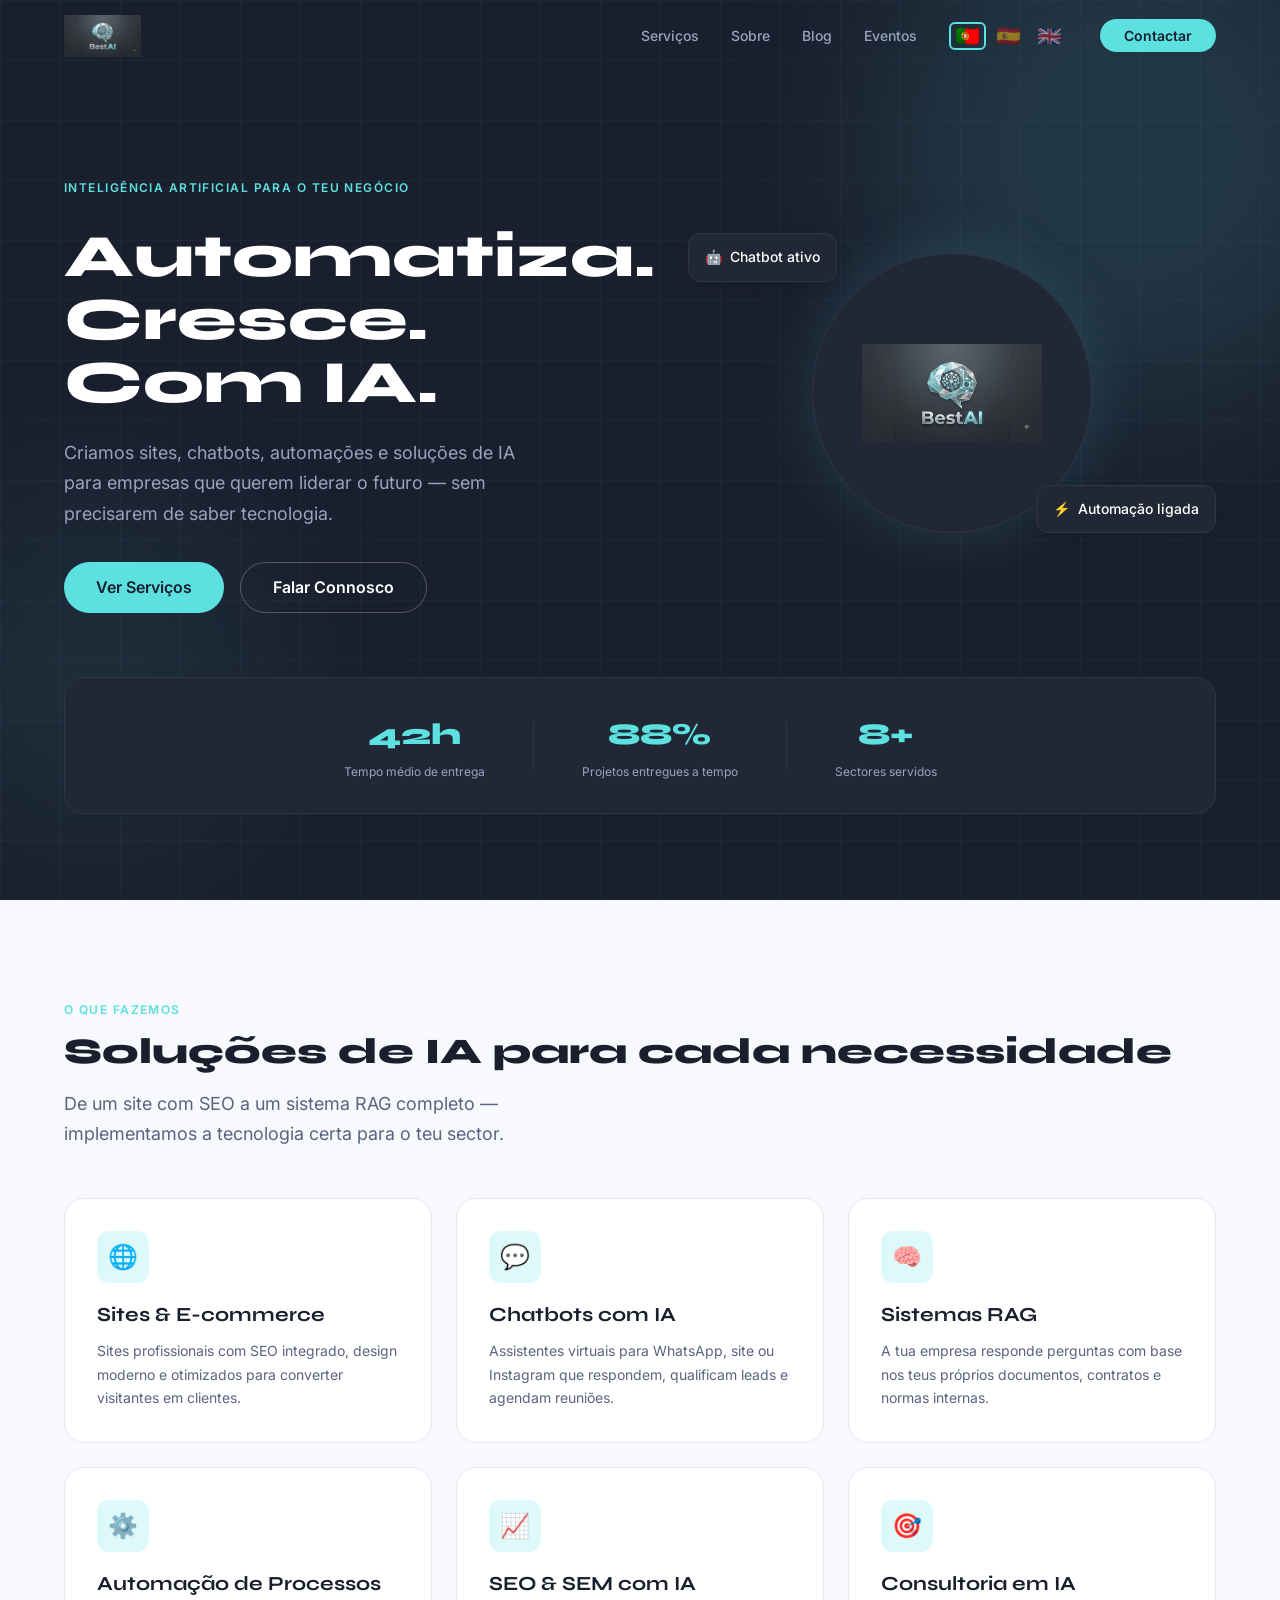
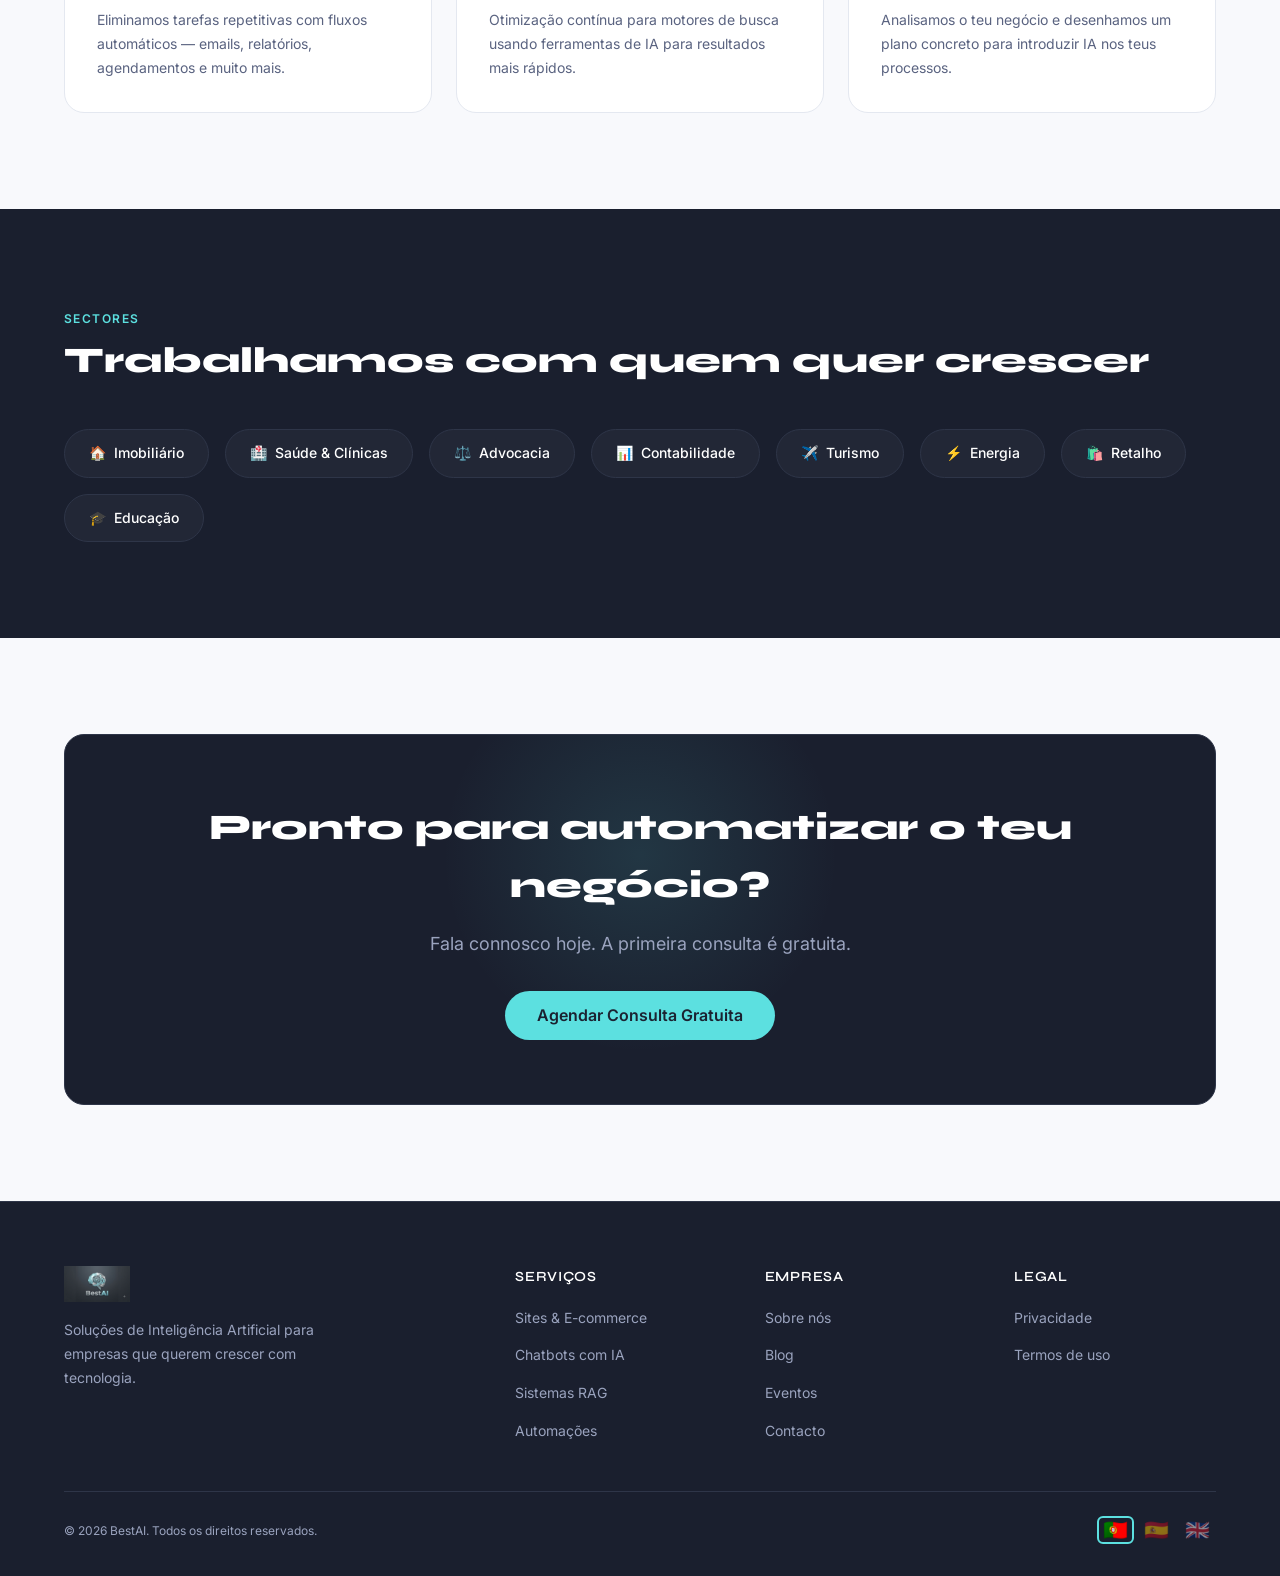
<file: index.html>
<!DOCTYPE html>
<html lang="pt">
<head>
  <meta charset="UTF-8" />
  <meta name="viewport" content="width=device-width, initial-scale=1.0" />
  <meta name="description" content="BestAI — Soluções de Inteligência Artificial para empresas. Sites, Chatbots, RAG, Automações e SEO com IA." />
  <title>BestAI — Inteligência Artificial para o teu negócio</title>

  <link rel="icon" type="image/png" href="assets/images/logo.png" />
  <link rel="stylesheet" href="assets/css/style.css" />
</head>
<body>

  <!-- ═══════════════════════════════════════
       NAVBAR
  ══════════════════════════════════════════ -->
  <nav class="navbar">
    <div class="container">
      <a href="index.html" class="navbar__logo">
        <img src="assets/images/logo.png" alt="BestAI" />
      </a>

      <ul class="navbar__links">
        <li><a href="pages/servicos.html" data-i18n="nav_services">Serviços</a></li>
        <li><a href="pages/sobre.html"    data-i18n="nav_about">Sobre</a></li>
        <li><a href="pages/blog.html"     data-i18n="nav_blog">Blog</a></li>
        <li><a href="pages/eventos.html"  data-i18n="nav_events">Eventos</a></li>
        <li>
            <div class="lang-switcher">
              <button class="lang-btn active" data-lang="pt" title="Português">🇵🇹</button>
              <button class="lang-btn" data-lang="es" title="Español">🇪🇸</button>
              <button class="lang-btn" data-lang="en" title="English">🇬🇧</button>
            </div>
          </li>
        <li><a href="#contacto" class="navbar__cta" data-i18n="nav_contact">Contactar</a></li>
      </ul>

      <div class="navbar__toggle" aria-label="Menu">
        <span></span><span></span><span></span>
      </div>
    </div>
  </nav>

  <!-- ═══════════════════════════════════════
       HERO
  ══════════════════════════════════════════ -->
  <section class="hero">
    <div class="hero__bg">
      <div class="hero__orb hero__orb--1"></div>
      <div class="hero__orb hero__orb--2"></div>
      <div class="hero__grid"></div>
    </div>

    <div class="container hero__content">
      <div class="hero__text">
        <span class="section__eyebrow" data-i18n="hero_eyebrow">Inteligência Artificial para o teu negócio</span>
        <h1 class="hero__title" data-i18n="hero_title">Automatiza. Cresce.<br>Com IA.</h1>
        <p class="hero__subtitle" data-i18n="hero_subtitle">
          Criamos sites, chatbots, automações e soluções de IA para empresas que querem liderar o futuro.
        </p>
        <div class="hero__actions">
          <a href="pages/servicos.html" class="btn btn--primary" data-i18n="hero_cta_main">Ver Serviços</a>
          <a href="#contacto" class="btn btn--outline" data-i18n="hero_cta_alt">Falar Connosco</a>
        </div>
      </div>

      <div class="hero__visual">
        <div class="hero__card-float hero__card-float--1">
          <span>🤖</span>
          <p>Chatbot ativo</p>
        </div>
        <div class="hero__brain">
          <img src="assets/images/logo.png" alt="BestAI Brain" />
        </div>
        <div class="hero__card-float hero__card-float--2">
          <span>⚡</span>
          <p>Automação ligada</p>
        </div>
      </div>
    </div>

    <!-- Stats -->
    <div class="container">
      <div class="hero__stats">
        <div class="stat-item">
          <span class="stat-item__value" data-target="48h">48h</span>
          <span class="stat-item__label" data-i18n="stat_1_label">Tempo médio de entrega</span>
        </div>
        <div class="stat-item__divider"></div>
        <div class="stat-item">
          <span class="stat-item__value" data-target="100%">100%</span>
          <span class="stat-item__label" data-i18n="stat_2_label">Projetos entregues a tempo</span>
        </div>
        <div class="stat-item__divider"></div>
        <div class="stat-item">
          <span class="stat-item__value" data-target="10+">10+</span>
          <span class="stat-item__label" data-i18n="stat_3_label">Sectores servidos</span>
        </div>
      </div>
    </div>
  </section>

  <!-- ═══════════════════════════════════════
       SERVIÇOS
  ══════════════════════════════════════════ -->
  <section class="section section--light" id="servicos">
    <div class="container">
      <div class="section__header">
        <span class="section__eyebrow" data-i18n="services_eyebrow">O que fazemos</span>
        <h2 class="section__title" data-i18n="services_title">Soluções de IA para cada necessidade</h2>
        <p class="section__subtitle" data-i18n="services_subtitle">
          De um site com SEO a um sistema RAG completo — implementamos a tecnologia certa para o teu sector.
        </p>
      </div>

      <div class="services__grid">
        <div class="card">
          <div class="card__icon">🌐</div>
          <h3 class="card__title" data-i18n="svc_1_title">Sites & E-commerce</h3>
          <p class="card__text"  data-i18n="svc_1_text">Sites profissionais com SEO integrado, design moderno e otimizados para converter visitantes em clientes.</p>
        </div>
        <div class="card">
          <div class="card__icon">💬</div>
          <h3 class="card__title" data-i18n="svc_2_title">Chatbots com IA</h3>
          <p class="card__text"  data-i18n="svc_2_text">Assistentes virtuais para WhatsApp, site ou Instagram que respondem, qualificam leads e agendam reuniões.</p>
        </div>
        <div class="card">
          <div class="card__icon">🧠</div>
          <h3 class="card__title" data-i18n="svc_3_title">Sistemas RAG</h3>
          <p class="card__text"  data-i18n="svc_3_text">A tua empresa responde perguntas com base nos teus próprios documentos, contratos e normas internas.</p>
        </div>
        <div class="card">
          <div class="card__icon">⚙️</div>
          <h3 class="card__title" data-i18n="svc_4_title">Automação de Processos</h3>
          <p class="card__text"  data-i18n="svc_4_text">Eliminamos tarefas repetitivas com fluxos automáticos — emails, relatórios, agendamentos e muito mais.</p>
        </div>
        <div class="card">
          <div class="card__icon">📈</div>
          <h3 class="card__title" data-i18n="svc_5_title">SEO & SEM com IA</h3>
          <p class="card__text"  data-i18n="svc_5_text">Otimização contínua para motores de busca usando ferramentas de IA para resultados mais rápidos.</p>
        </div>
        <div class="card">
          <div class="card__icon">🎯</div>
          <h3 class="card__title" data-i18n="svc_6_title">Consultoria em IA</h3>
          <p class="card__text"  data-i18n="svc_6_text">Analisamos o teu negócio e desenhamos um plano concreto para introduzir IA nos teus processos.</p>
        </div>
      </div>
    </div>
  </section>

  <!-- ═══════════════════════════════════════
       SECTORES
  ══════════════════════════════════════════ -->
  <section class="section section--dark" id="sectores">
    <div class="container">
      <div class="section__header">
        <span class="section__eyebrow" data-i18n="sectors_eyebrow">Sectores</span>
        <h2 class="section__title" data-i18n="sectors_title">Trabalhamos com quem quer crescer</h2>
      </div>
      <div class="sectors__grid">
        <div class="sector-tag">🏠 <span data-i18n="sector_1">Imobiliário</span></div>
        <div class="sector-tag">🏥 <span data-i18n="sector_2">Saúde & Clínicas</span></div>
        <div class="sector-tag">⚖️ <span data-i18n="sector_3">Advocacia</span></div>
        <div class="sector-tag">📊 <span data-i18n="sector_4">Contabilidade</span></div>
        <div class="sector-tag">✈️ <span data-i18n="sector_5">Turismo</span></div>
        <div class="sector-tag">⚡ <span data-i18n="sector_6">Energia</span></div>
        <div class="sector-tag">🛍️ <span data-i18n="sector_7">Retalho</span></div>
        <div class="sector-tag">🎓 <span data-i18n="sector_8">Educação</span></div>
      </div>
    </div>
  </section>

  <!-- ═══════════════════════════════════════
       CTA FINAL
  ══════════════════════════════════════════ -->
  <section class="section cta-section" id="contacto">
    <div class="container">
      <div class="cta-box">
        <h2 class="cta-box__title" data-i18n="cta_title">Pronto para automatizar o teu negócio?</h2>
        <p class="cta-box__subtitle" data-i18n="cta_subtitle">Fala connosco hoje. A primeira consulta é gratuita.</p>
        <a href="mailto:solutionbestai@gmail.com" class="btn btn--primary" data-i18n="cta_button">Agendar Consulta Gratuita</a>
      </div>
    </div>
  </section>

  <!-- ═══════════════════════════════════════
       FOOTER
  ══════════════════════════════════════════ -->
  <footer class="footer">
    <div class="container">
      <div class="footer__grid">
        <div class="footer__brand">
          <img src="assets/images/logo.png" alt="BestAI" />
          <p data-i18n="footer_desc">Soluções de Inteligência Artificial para empresas que querem crescer com tecnologia.</p>
        </div>
        <div class="footer__col">
          <h4 data-i18n="footer_services">Serviços</h4>
          <ul>
            <li><a href="pages/servicos.html">Sites & E-commerce</a></li>
            <li><a href="pages/servicos.html">Chatbots com IA</a></li>
            <li><a href="pages/servicos.html">Sistemas RAG</a></li>
            <li><a href="pages/servicos.html">Automações</a></li>
          </ul>
        </div>
        <div class="footer__col">
          <h4 data-i18n="footer_company">Empresa</h4>
          <ul>
            <li><a href="pages/sobre.html"   data-i18n="footer_about">Sobre nós</a></li>
            <li><a href="pages/blog.html"    data-i18n="footer_blog">Blog</a></li>
            <li><a href="pages/eventos.html" data-i18n="footer_events">Eventos</a></li>
            <li><a href="#contacto"          data-i18n="footer_contact">Contacto</a></li>
          </ul>
        </div>
        <div class="footer__col">
          <h4 data-i18n="footer_legal">Legal</h4>
          <ul>
            <li><a href="#" data-i18n="footer_privacy">Privacidade</a></li>
            <li><a href="#" data-i18n="footer_terms">Termos de uso</a></li>
          </ul>
        </div>
      </div>
      <div class="footer__bottom">
        <span>© 2026 BestAI. <span data-i18n="footer_rights">Todos os direitos reservados.</span></span>
        <div class="lang-switcher">
            <button class="lang-btn active" data-lang="pt" title="Português">🇵🇹</button>
            <button class="lang-btn" data-lang="es" title="Español">🇪🇸</button>
            <button class="lang-btn" data-lang="en" title="English">🇬🇧</button>
          </div>
      </div>
    </div>
  </footer>

  <script src="assets/js/i18n.js"></script>
  <script src="assets/js/main.js"></script>
</body>
</html>
</file>
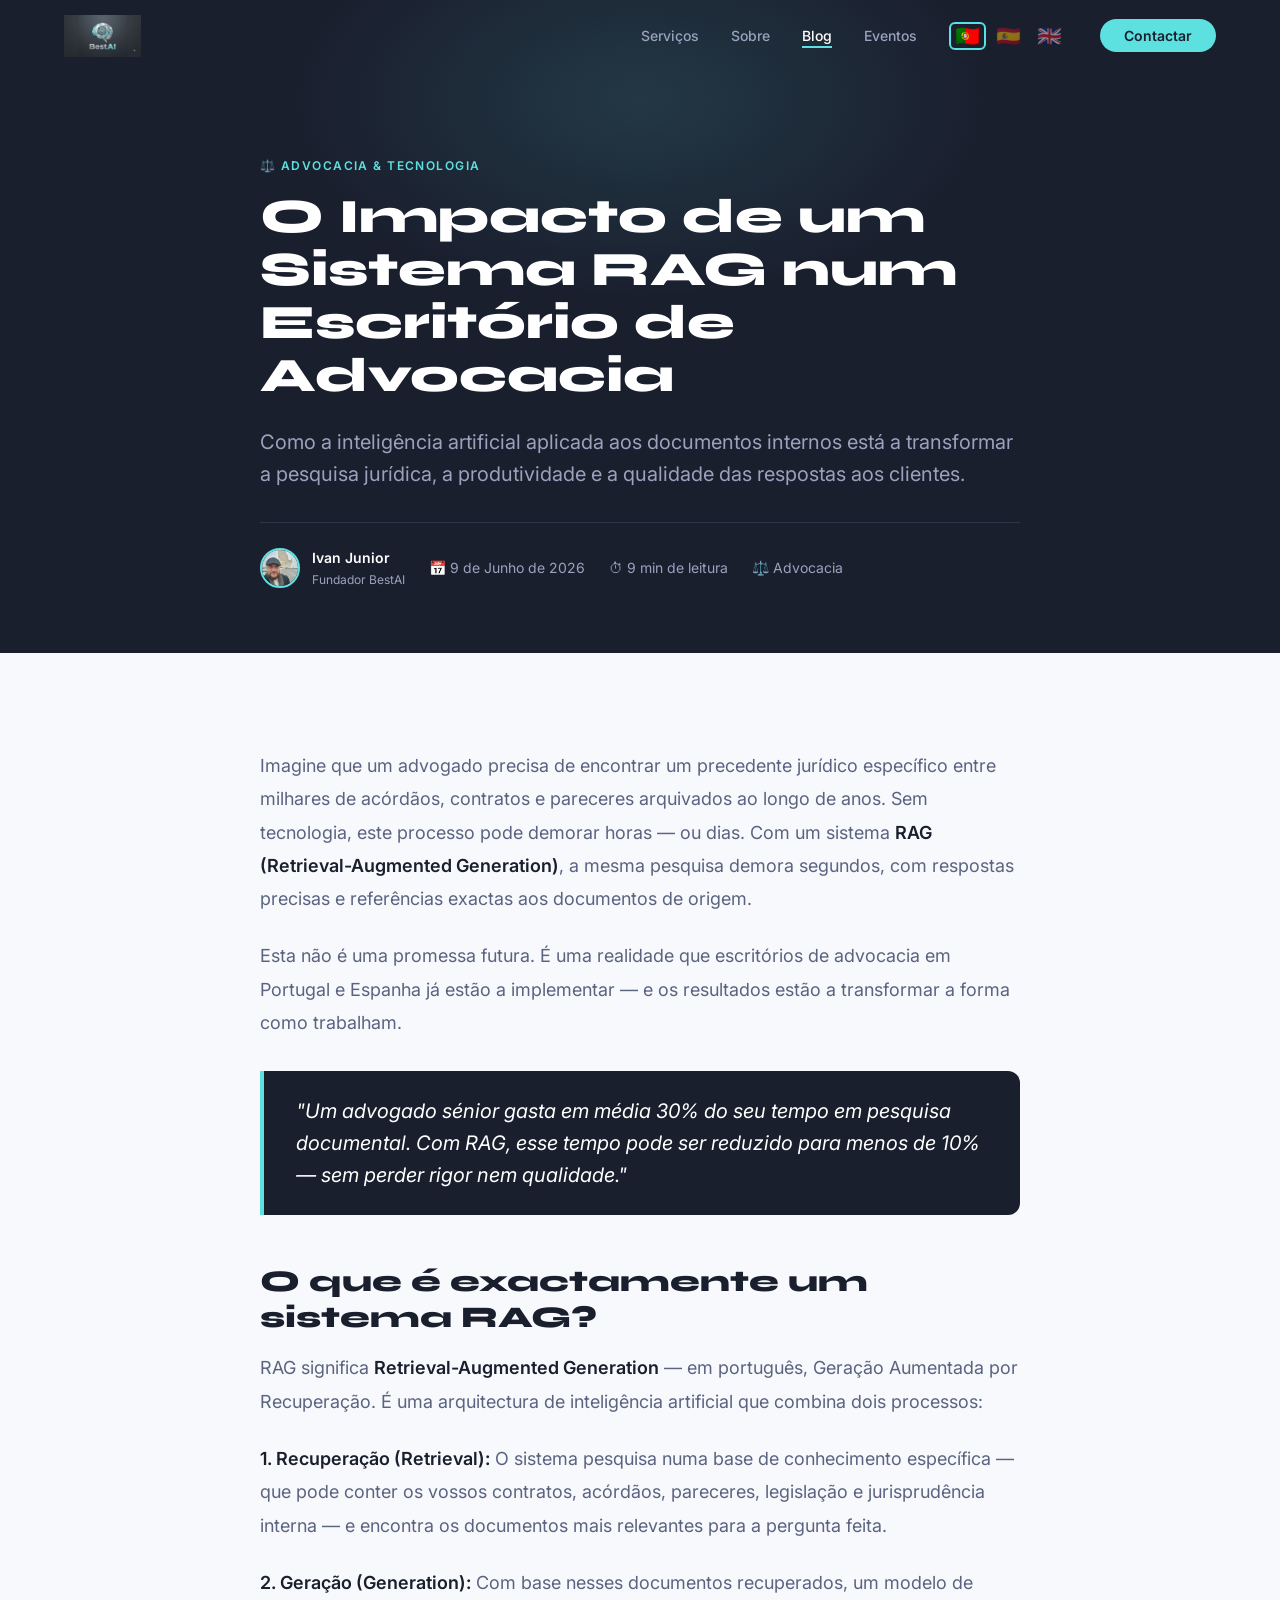
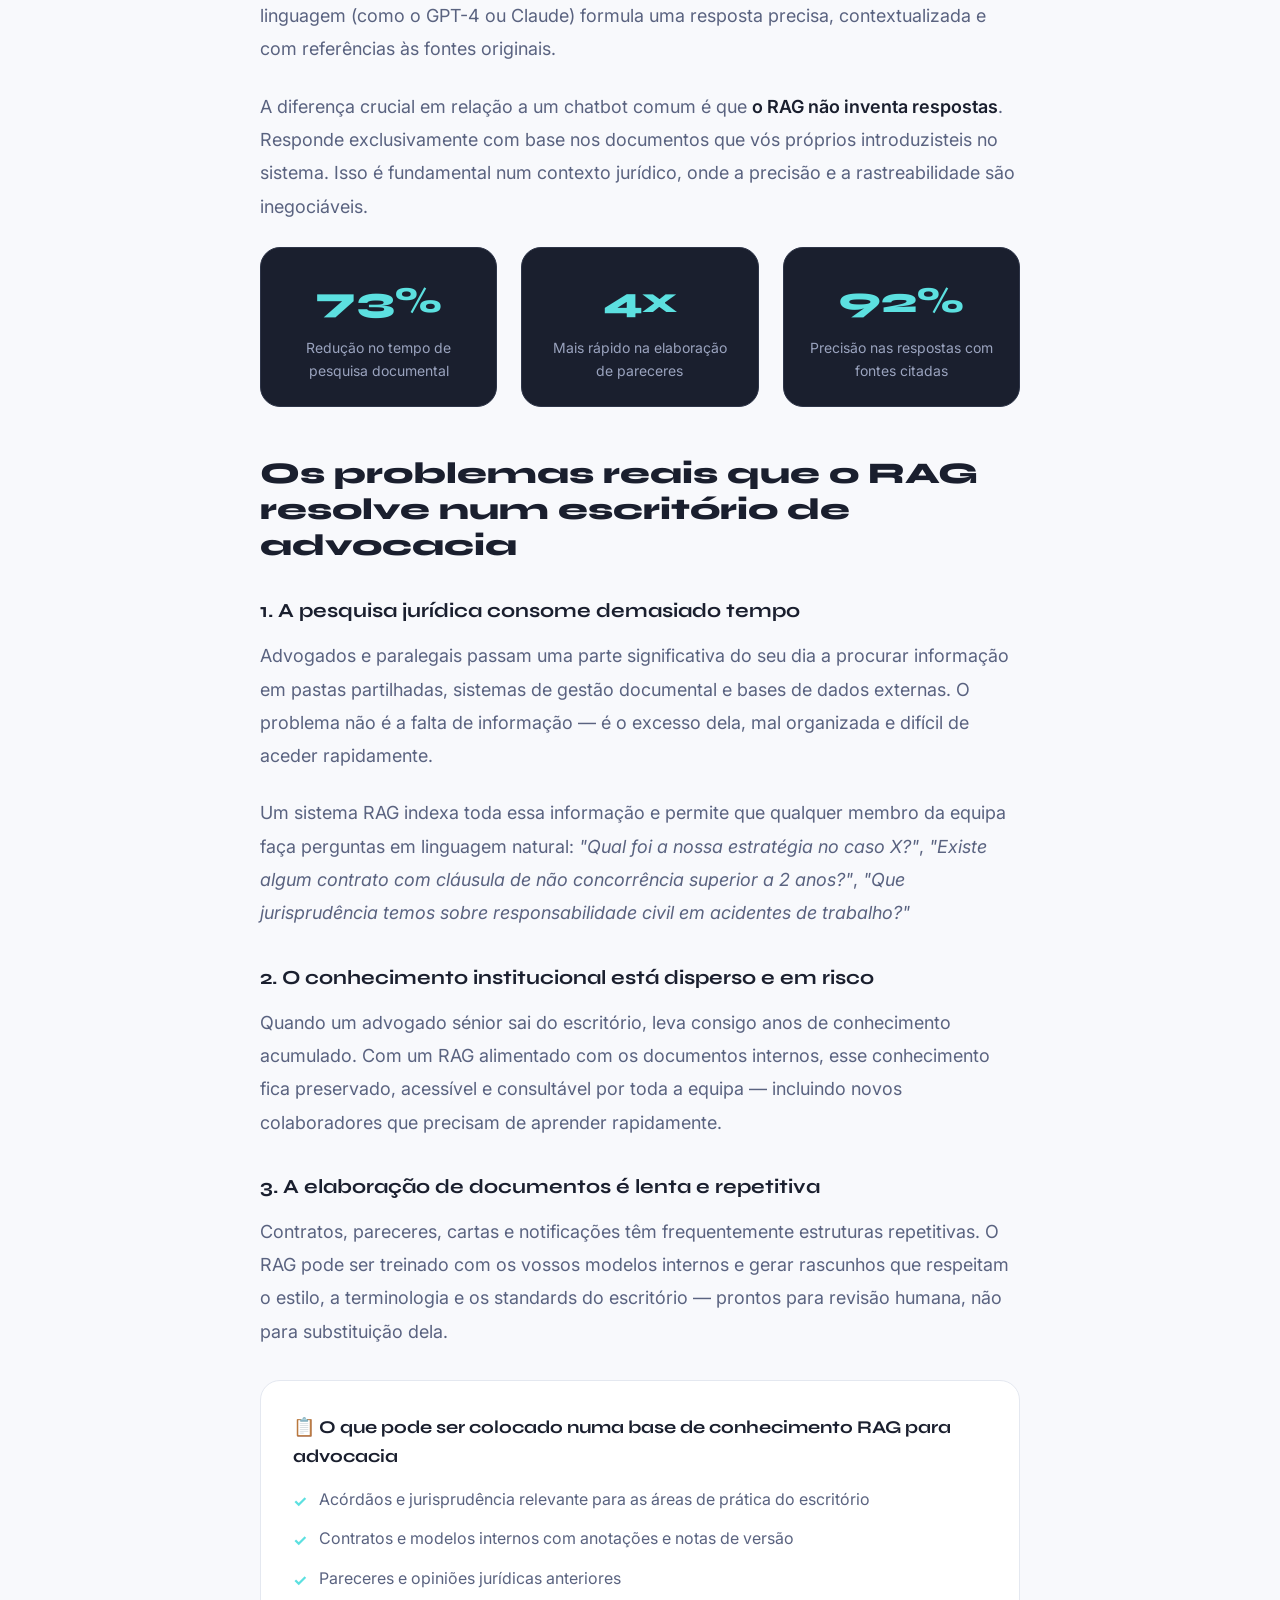
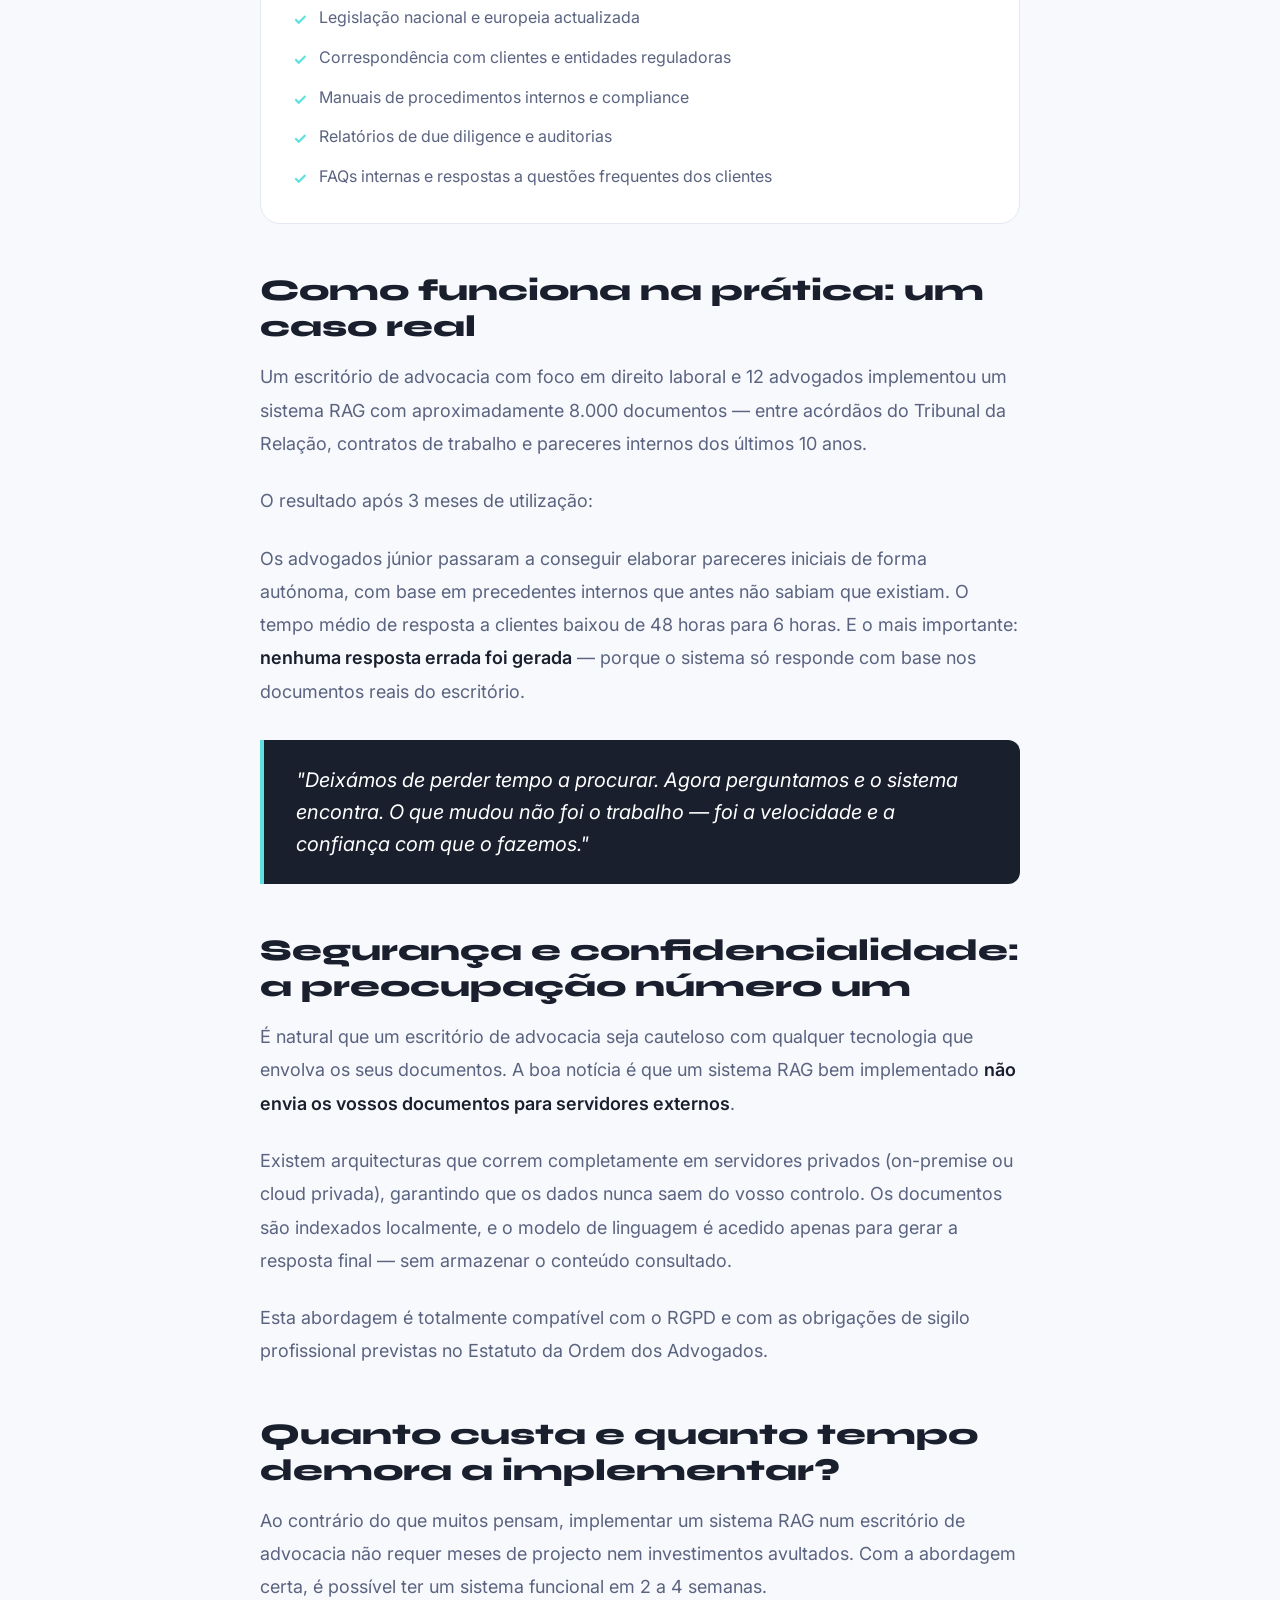
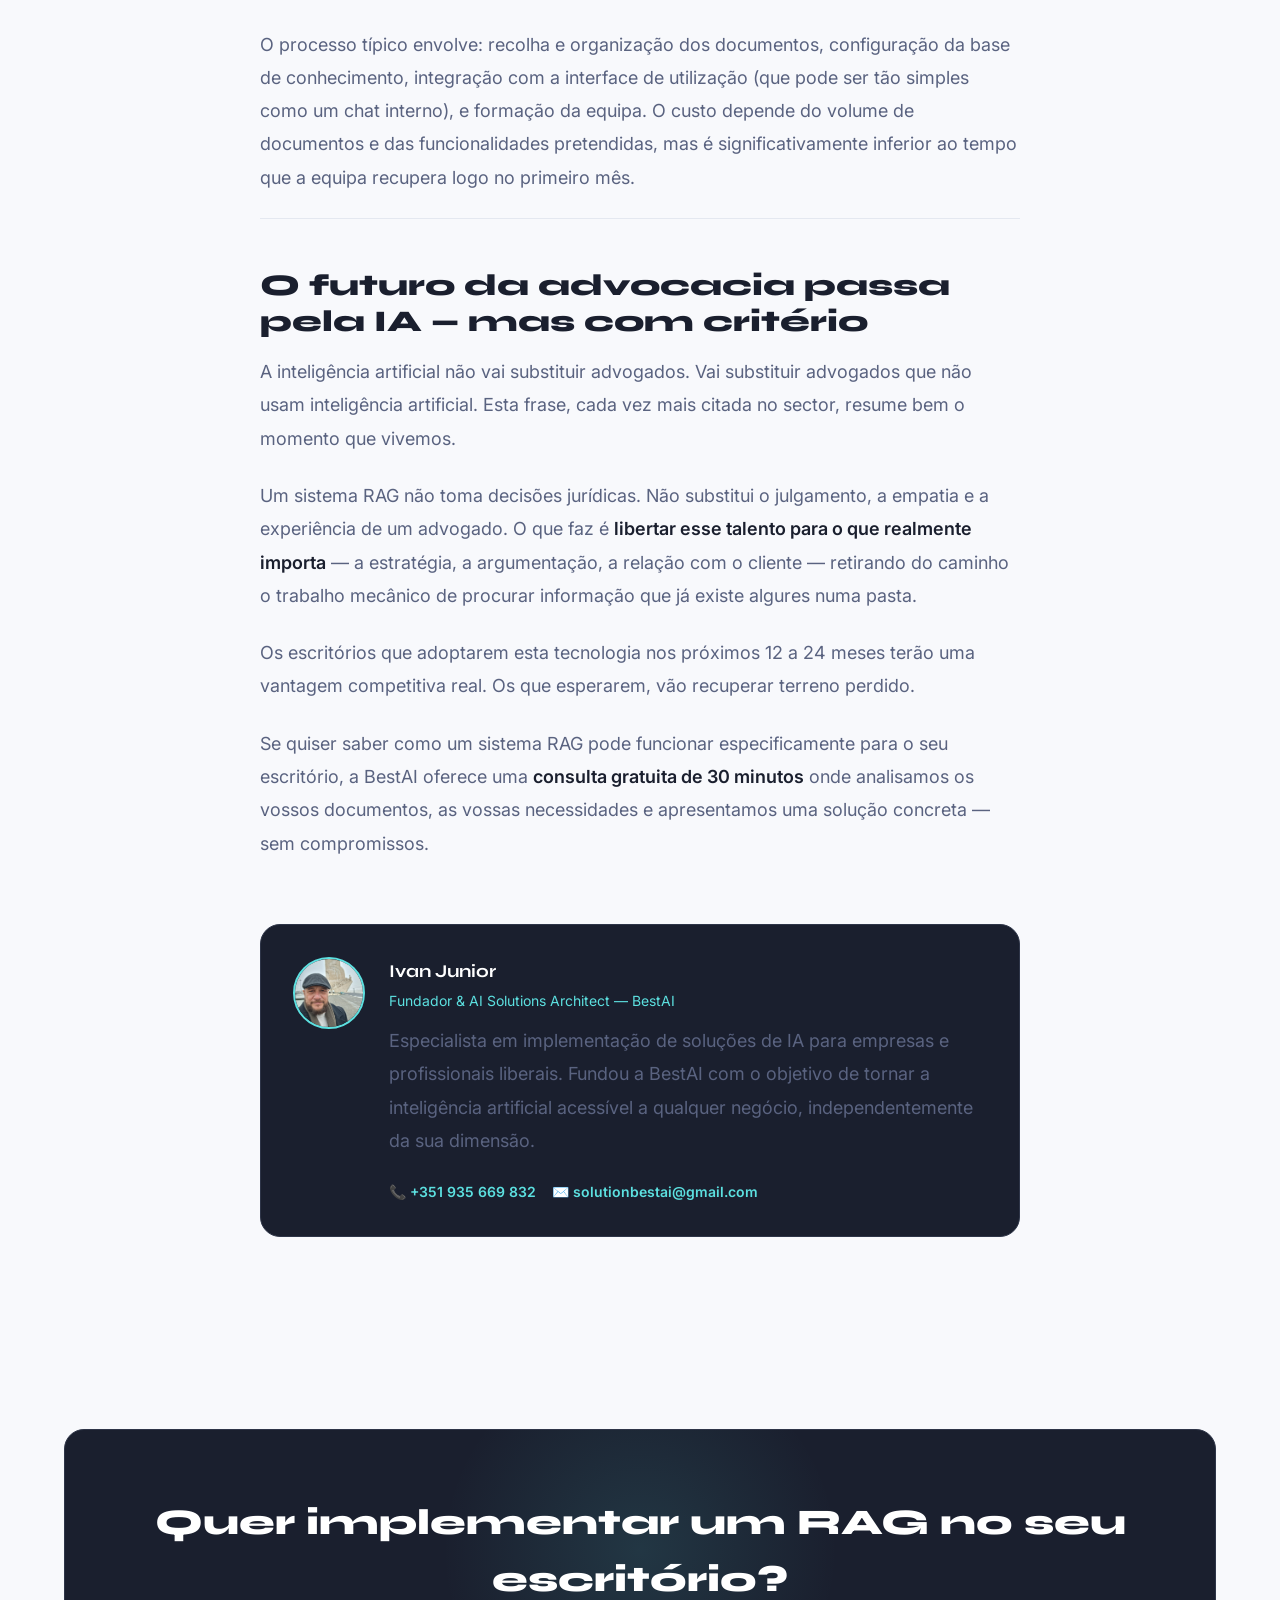
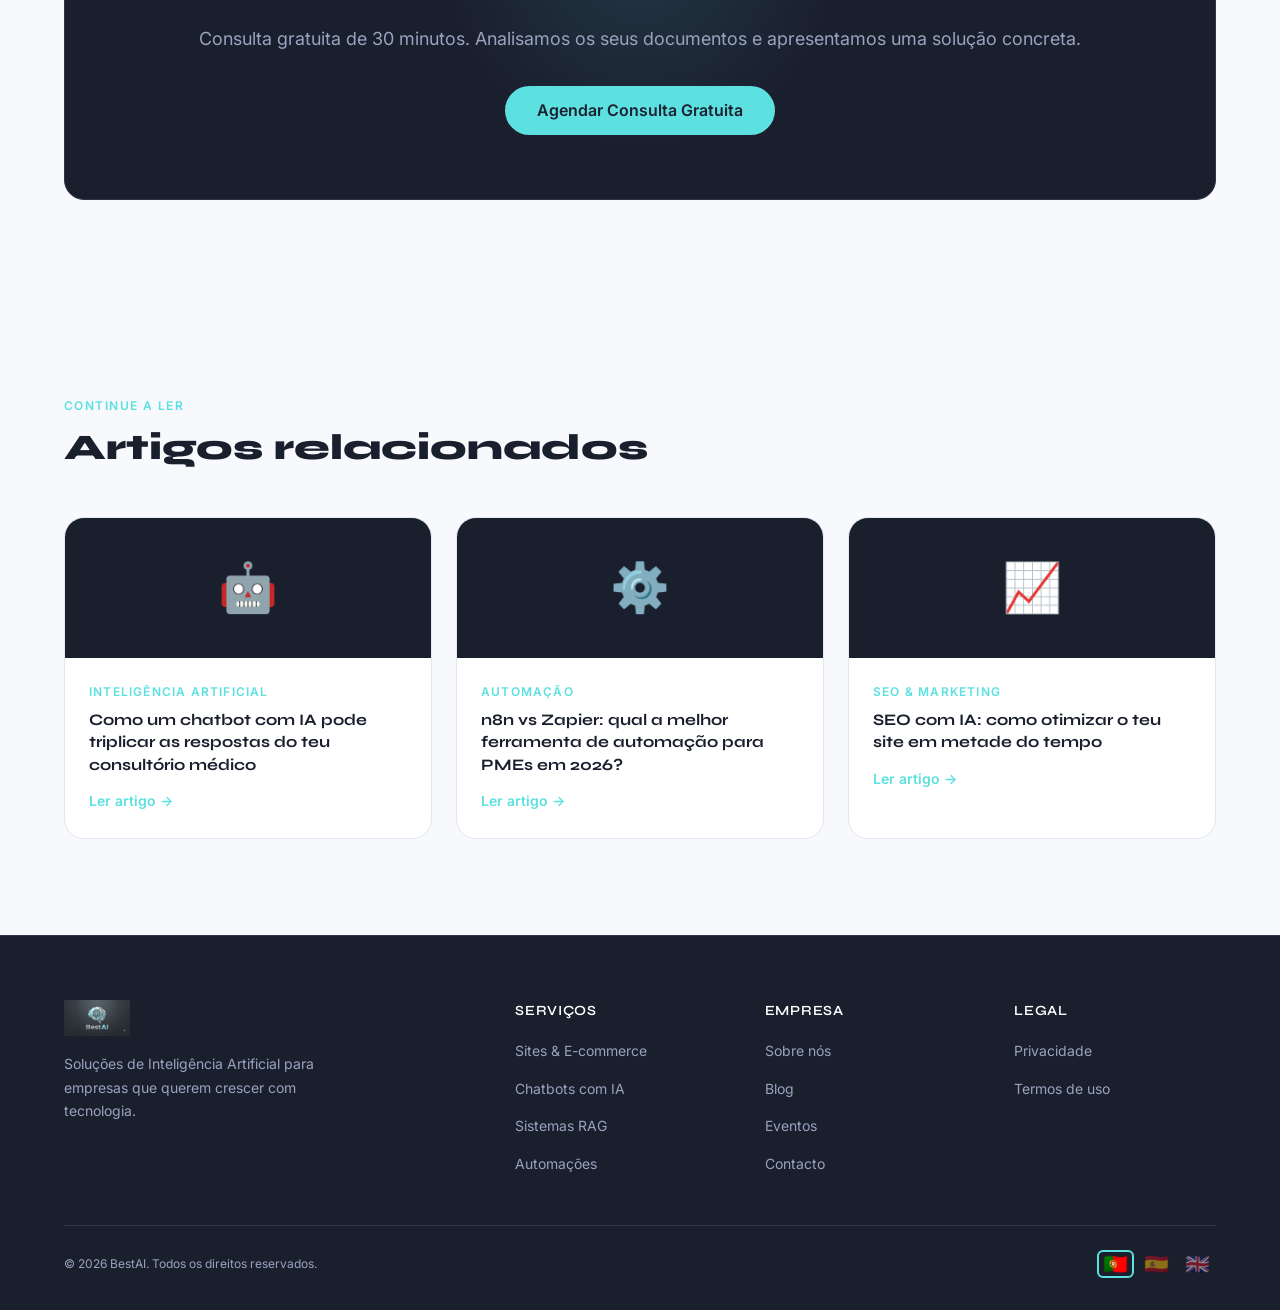
<file: pages/blog-rag-advocacia.html>
<!DOCTYPE html>
<html lang="pt">
<head>
  <meta charset="UTF-8" />
  <meta name="viewport" content="width=device-width, initial-scale=1.0" />
  <meta name="description" content="Como um sistema RAG pode transformar um escritório de advocacia — pesquisa jurídica mais rápida, respostas mais precisas e clientes mais satisfeitos." />
  <title>O Impacto de um RAG num Escritório de Advocacia — BestAI Blog</title>
  <link rel="icon" type="image/png" href="../assets/images/logo.png" />
  <link rel="stylesheet" href="../assets/css/style.css" />
  <style>
    .article-hero {
      background: var(--color-dark-bg);
      padding: calc(var(--nav-height) + var(--space-20)) 0 var(--space-16);
      position: relative; overflow: hidden;
    }
    .article-hero::before {
      content: ''; position: absolute; top: -100px; left: 50%;
      transform: translateX(-50%); width: 700px; height: 400px;
      background: radial-gradient(ellipse, rgba(92,224,224,0.13) 0%, transparent 70%);
      pointer-events: none;
    }
    .article-hero__inner { max-width: 760px; margin: 0 auto; position: relative; }
    .article-hero__category {
      display: inline-block; font-size: var(--text-xs); font-weight: var(--weight-semibold);
      letter-spacing: 0.12em; text-transform: uppercase; color: var(--color-cyan); margin-bottom: var(--space-4);
    }
    .article-hero__title {
      font-family: var(--font-display); font-size: var(--text-5xl);
      font-weight: var(--weight-black); color: var(--color-text-light);
      line-height: 1.1; margin-bottom: var(--space-6);
    }
    .article-hero__subtitle {
      font-size: var(--text-xl); color: var(--color-text-muted);
      line-height: 1.6; margin-bottom: var(--space-8);
    }
    .article-hero__meta {
      display: flex; align-items: center; gap: var(--space-6);
      font-size: var(--text-sm); color: var(--color-text-muted);
      padding-top: var(--space-6); border-top: 1px solid var(--color-dark-border);
    }
    .article-hero__author {
      display: flex; align-items: center; gap: var(--space-3);
    }
    .article-hero__avatar {
      width: 40px; height: 40px; border-radius: 50%;
      background: var(--color-dark-surface); border: 2px solid var(--color-cyan);
      display: flex; align-items: center; justify-content: center; font-size: 1.2rem;
      overflow: hidden;
    }
    .article-hero__avatar img { width: 100%; height: 100%; object-fit: cover; }
    .article-hero__author-name { font-weight: var(--weight-semibold); color: var(--color-text-light); }

    /* ARTICLE BODY */
    .article-body { max-width: 760px; margin: 0 auto; }
    .article-body h2 {
      font-family: var(--font-display); font-size: var(--text-3xl);
      font-weight: var(--weight-black); color: var(--color-text-primary);
      margin: var(--space-12) 0 var(--space-4); line-height: 1.2;
    }
    .article-body h3 {
      font-family: var(--font-display); font-size: var(--text-xl);
      font-weight: var(--weight-bold); color: var(--color-text-primary);
      margin: var(--space-8) 0 var(--space-3);
    }
    .article-body p {
      font-size: var(--text-lg); color: var(--color-text-secondary);
      line-height: 1.85; margin-bottom: var(--space-6);
    }
    .article-body strong { color: var(--color-text-primary); font-weight: var(--weight-semibold); }
    .article-highlight {
      background: var(--color-dark-bg); border-left: 4px solid var(--color-cyan);
      border-radius: 0 var(--radius-md) var(--radius-md) 0;
      padding: var(--space-6) var(--space-8); margin: var(--space-8) 0;
    }
    .article-highlight p {
      font-size: var(--text-xl); font-style: italic;
      color: var(--color-text-light); margin: 0; line-height: 1.6;
    }
    .article-stat-grid {
      display: grid; grid-template-columns: repeat(3, 1fr);
      gap: var(--space-6); margin: var(--space-10) 0;
    }
    .article-stat {
      background: var(--color-dark-bg); border: 1px solid var(--color-dark-border);
      border-radius: var(--radius-lg); padding: var(--space-6); text-align: center;
    }
    .article-stat__value {
      font-family: var(--font-display); font-size: var(--text-4xl);
      font-weight: var(--weight-black); color: var(--color-cyan); display: block;
    }
    .article-stat__label { font-size: var(--text-sm); color: var(--color-text-muted); margin-top: var(--space-2); }
    .article-checklist {
      background: var(--color-light-surface); border: 1px solid var(--color-light-border);
      border-radius: var(--radius-lg); padding: var(--space-8); margin: var(--space-8) 0;
    }
    .article-checklist h4 {
      font-family: var(--font-display); font-size: var(--text-lg);
      font-weight: var(--weight-bold); margin-bottom: var(--space-4);
    }
    .article-checklist ul { display: flex; flex-direction: column; gap: var(--space-3); }
    .article-checklist li {
      display: flex; align-items: flex-start; gap: var(--space-3);
      font-size: var(--text-base); color: var(--color-text-secondary); line-height: 1.6;
    }
    .article-checklist li::before {
      content: '✓'; color: var(--color-cyan); font-weight: var(--weight-bold);
      flex-shrink: 0; margin-top: 2px;
    }
    .article-divider {
      height: 1px; background: var(--color-light-border); margin: var(--space-10) 0;
    }

    /* AUTHOR BOX */
    .author-box {
      background: var(--color-dark-bg); border: 1px solid var(--color-dark-border);
      border-radius: var(--radius-lg); padding: var(--space-8);
      display: flex; gap: var(--space-6); align-items: flex-start;
      margin-top: var(--space-16);
    }
    .author-box__avatar {
      width: 72px; height: 72px; border-radius: 50%; flex-shrink: 0;
      border: 2px solid var(--color-cyan); overflow: hidden;
      background: var(--color-dark-surface); display: flex; align-items: center; justify-content: center;
    }
    .author-box__avatar img { width: 100%; height: 100%; object-fit: cover; }
    .author-box__name {
      font-family: var(--font-display); font-size: var(--text-lg);
      font-weight: var(--weight-bold); color: var(--color-text-light); margin-bottom: var(--space-1);
    }
    .author-box__role { font-size: var(--text-sm); color: var(--color-cyan); margin-bottom: var(--space-3); }
    .author-box__bio { font-size: var(--text-sm); color: var(--color-text-muted); line-height: 1.7; }

    /* RELATED */
    .related__grid { display: grid; grid-template-columns: repeat(3, 1fr); gap: var(--space-6); margin-top: var(--space-8); }

    @media (max-width: 768px) {
      .article-hero__title { font-size: var(--text-3xl); }
      .article-stat-grid { grid-template-columns: 1fr; }
      .author-box { flex-direction: column; }
      .related__grid { grid-template-columns: 1fr; }
    }
  </style>
</head>
<body>

  <nav class="navbar scrolled">
    <div class="container">
      <a href="../index.html" class="navbar__logo">
        <img src="../assets/images/logo.png" alt="BestAI" />
      </a>
      <ul class="navbar__links">
        <li><a href="servicos.html" data-i18n="nav_services">Serviços</a></li>
        <li><a href="sobre.html"   data-i18n="nav_about">Sobre</a></li>
        <li><a href="blog.html" class="active" data-i18n="nav_blog">Blog</a></li>
        <li><a href="eventos.html" data-i18n="nav_events">Eventos</a></li>
        <li>
          <div class="lang-switcher">
            <button class="lang-btn active" data-lang="pt" title="Português">🇵🇹</button>
            <button class="lang-btn" data-lang="es" title="Español">🇪🇸</button>
            <button class="lang-btn" data-lang="en" title="English">🇬🇧</button>
          </div>
        </li>
        <li><a href="../index.html#contacto" class="navbar__cta" data-i18n="nav_contact">Contactar</a></li>
      </ul>
      <div class="navbar__toggle"><span></span><span></span><span></span></div>
    </div>
  </nav>

  <!-- ARTICLE HERO -->
  <section class="article-hero">
    <div class="container">
      <div class="article-hero__inner">
        <span class="article-hero__category">⚖️ Advocacia & Tecnologia</span>
        <h1 class="article-hero__title">O Impacto de um Sistema RAG num Escritório de Advocacia</h1>
        <p class="article-hero__subtitle">Como a inteligência artificial aplicada aos documentos internos está a transformar a pesquisa jurídica, a produtividade e a qualidade das respostas aos clientes.</p>
        <div class="article-hero__meta">
          <div class="article-hero__author">
            <div class="article-hero__avatar">
              <img src="../assets/images/ivan.jpg" alt="Ivan Junior" />
            </div>
            <div>
              <div class="article-hero__author-name">Ivan Junior</div>
              <div style="font-size:var(--text-xs);">Fundador BestAI</div>
            </div>
          </div>
          <span>📅 9 de Junho de 2026</span>
          <span>⏱ 9 min de leitura</span>
          <span>⚖️ Advocacia</span>
        </div>
      </div>
    </div>
  </section>

  <!-- ARTICLE CONTENT -->
  <section class="section section--light">
    <div class="container">
      <div class="article-body">

        <p>Imagine que um advogado precisa de encontrar um precedente jurídico específico entre milhares de acórdãos, contratos e pareceres arquivados ao longo de anos. Sem tecnologia, este processo pode demorar horas — ou dias. Com um sistema <strong>RAG (Retrieval-Augmented Generation)</strong>, a mesma pesquisa demora segundos, com respostas precisas e referências exactas aos documentos de origem.</p>

        <p>Esta não é uma promessa futura. É uma realidade que escritórios de advocacia em Portugal e Espanha já estão a implementar — e os resultados estão a transformar a forma como trabalham.</p>

        <div class="article-highlight">
          <p>"Um advogado sénior gasta em média 30% do seu tempo em pesquisa documental. Com RAG, esse tempo pode ser reduzido para menos de 10% — sem perder rigor nem qualidade."</p>
        </div>

        <h2>O que é exactamente um sistema RAG?</h2>

        <p>RAG significa <strong>Retrieval-Augmented Generation</strong> — em português, Geração Aumentada por Recuperação. É uma arquitectura de inteligência artificial que combina dois processos:</p>

        <p><strong>1. Recuperação (Retrieval):</strong> O sistema pesquisa numa base de conhecimento específica — que pode conter os vossos contratos, acórdãos, pareceres, legislação e jurisprudência interna — e encontra os documentos mais relevantes para a pergunta feita.</p>

        <p><strong>2. Geração (Generation):</strong> Com base nesses documentos recuperados, um modelo de linguagem (como o GPT-4 ou Claude) formula uma resposta precisa, contextualizada e com referências às fontes originais.</p>

        <p>A diferença crucial em relação a um chatbot comum é que <strong>o RAG não inventa respostas</strong>. Responde exclusivamente com base nos documentos que vós próprios introduzisteis no sistema. Isso é fundamental num contexto jurídico, onde a precisão e a rastreabilidade são inegociáveis.</p>

        <div class="article-stat-grid">
          <div class="article-stat">
            <span class="article-stat__value">73%</span>
            <div class="article-stat__label">Redução no tempo de pesquisa documental</div>
          </div>
          <div class="article-stat">
            <span class="article-stat__value">4x</span>
            <div class="article-stat__label">Mais rápido na elaboração de pareceres</div>
          </div>
          <div class="article-stat">
            <span class="article-stat__value">92%</span>
            <div class="article-stat__label">Precisão nas respostas com fontes citadas</div>
          </div>
        </div>

        <h2>Os problemas reais que o RAG resolve num escritório de advocacia</h2>

        <h3>1. A pesquisa jurídica consome demasiado tempo</h3>
        <p>Advogados e paralegais passam uma parte significativa do seu dia a procurar informação em pastas partilhadas, sistemas de gestão documental e bases de dados externas. O problema não é a falta de informação — é o excesso dela, mal organizada e difícil de aceder rapidamente.</p>
        <p>Um sistema RAG indexa toda essa informação e permite que qualquer membro da equipa faça perguntas em linguagem natural: <em>"Qual foi a nossa estratégia no caso X?"</em>, <em>"Existe algum contrato com cláusula de não concorrência superior a 2 anos?"</em>, <em>"Que jurisprudência temos sobre responsabilidade civil em acidentes de trabalho?"</em></p>

        <h3>2. O conhecimento institucional está disperso e em risco</h3>
        <p>Quando um advogado sénior sai do escritório, leva consigo anos de conhecimento acumulado. Com um RAG alimentado com os documentos internos, esse conhecimento fica preservado, acessível e consultável por toda a equipa — incluindo novos colaboradores que precisam de aprender rapidamente.</p>

        <h3>3. A elaboração de documentos é lenta e repetitiva</h3>
        <p>Contratos, pareceres, cartas e notificações têm frequentemente estruturas repetitivas. O RAG pode ser treinado com os vossos modelos internos e gerar rascunhos que respeitam o estilo, a terminologia e os standards do escritório — prontos para revisão humana, não para substituição dela.</p>

        <div class="article-checklist">
          <h4>📋 O que pode ser colocado numa base de conhecimento RAG para advocacia</h4>
          <ul>
            <li>Acórdãos e jurisprudência relevante para as áreas de prática do escritório</li>
            <li>Contratos e modelos internos com anotações e notas de versão</li>
            <li>Pareceres e opiniões jurídicas anteriores</li>
            <li>Legislação nacional e europeia actualizada</li>
            <li>Correspondência com clientes e entidades reguladoras</li>
            <li>Manuais de procedimentos internos e compliance</li>
            <li>Relatórios de due diligence e auditorias</li>
            <li>FAQs internas e respostas a questões frequentes dos clientes</li>
          </ul>
        </div>

        <h2>Como funciona na prática: um caso real</h2>

        <p>Um escritório de advocacia com foco em direito laboral e 12 advogados implementou um sistema RAG com aproximadamente 8.000 documentos — entre acórdãos do Tribunal da Relação, contratos de trabalho e pareceres internos dos últimos 10 anos.</p>

        <p>O resultado após 3 meses de utilização:</p>

        <p>Os advogados júnior passaram a conseguir elaborar pareceres iniciais de forma autónoma, com base em precedentes internos que antes não sabiam que existiam. O tempo médio de resposta a clientes baixou de 48 horas para 6 horas. E o mais importante: <strong>nenhuma resposta errada foi gerada</strong> — porque o sistema só responde com base nos documentos reais do escritório.</p>

        <div class="article-highlight">
          <p>"Deixámos de perder tempo a procurar. Agora perguntamos e o sistema encontra. O que mudou não foi o trabalho — foi a velocidade e a confiança com que o fazemos."</p>
        </div>

        <h2>Segurança e confidencialidade: a preocupação número um</h2>

        <p>É natural que um escritório de advocacia seja cauteloso com qualquer tecnologia que envolva os seus documentos. A boa notícia é que um sistema RAG bem implementado <strong>não envia os vossos documentos para servidores externos</strong>.</p>

        <p>Existem arquitecturas que correm completamente em servidores privados (on-premise ou cloud privada), garantindo que os dados nunca saem do vosso controlo. Os documentos são indexados localmente, e o modelo de linguagem é acedido apenas para gerar a resposta final — sem armazenar o conteúdo consultado.</p>

        <p>Esta abordagem é totalmente compatível com o RGPD e com as obrigações de sigilo profissional previstas no Estatuto da Ordem dos Advogados.</p>

        <h2>Quanto custa e quanto tempo demora a implementar?</h2>

        <p>Ao contrário do que muitos pensam, implementar um sistema RAG num escritório de advocacia não requer meses de projecto nem investimentos avultados. Com a abordagem certa, é possível ter um sistema funcional em 2 a 4 semanas.</p>

        <p>O processo típico envolve: recolha e organização dos documentos, configuração da base de conhecimento, integração com a interface de utilização (que pode ser tão simples como um chat interno), e formação da equipa. O custo depende do volume de documentos e das funcionalidades pretendidas, mas é significativamente inferior ao tempo que a equipa recupera logo no primeiro mês.</p>

        <div class="article-divider"></div>

        <h2>O futuro da advocacia passa pela IA — mas com critério</h2>

        <p>A inteligência artificial não vai substituir advogados. Vai substituir advogados que não usam inteligência artificial. Esta frase, cada vez mais citada no sector, resume bem o momento que vivemos.</p>

        <p>Um sistema RAG não toma decisões jurídicas. Não substitui o julgamento, a empatia e a experiência de um advogado. O que faz é <strong>libertar esse talento para o que realmente importa</strong> — a estratégia, a argumentação, a relação com o cliente — retirando do caminho o trabalho mecânico de procurar informação que já existe algures numa pasta.</p>

        <p>Os escritórios que adoptarem esta tecnologia nos próximos 12 a 24 meses terão uma vantagem competitiva real. Os que esperarem, vão recuperar terreno perdido.</p>

        <p>Se quiser saber como um sistema RAG pode funcionar especificamente para o seu escritório, a BestAI oferece uma <strong>consulta gratuita de 30 minutos</strong> onde analisamos os vossos documentos, as vossas necessidades e apresentamos uma solução concreta — sem compromissos.</p>

        <!-- AUTHOR BOX -->
        <div class="author-box">
          <div class="author-box__avatar">
            <img src="../assets/images/ivan.jpg" alt="Ivan Junior" />
          </div>
          <div>
            <div class="author-box__name">Ivan Junior</div>
            <div class="author-box__role">Fundador & AI Solutions Architect — BestAI</div>
            <p class="author-box__bio">Especialista em implementação de soluções de IA para empresas e profissionais liberais. Fundou a BestAI com o objetivo de tornar a inteligência artificial acessível a qualquer negócio, independentemente da sua dimensão.</p>
            <div style="display:flex;gap:var(--space-4);margin-top:var(--space-3);flex-wrap:wrap;">
              <a href="tel:+351935669832" style="font-size:var(--text-sm);color:var(--color-cyan);font-weight:var(--weight-semibold);">📞 +351 935 669 832</a>
              <a href="mailto:solutionbestai@gmail.com" style="font-size:var(--text-sm);color:var(--color-cyan);font-weight:var(--weight-semibold);">✉️ solutionbestai@gmail.com</a>
            </div>
          </div>
        </div>

      </div>
    </div>
  </section>

  <!-- CTA -->
  <section class="section cta-section">
    <div class="container">
      <div class="cta-box">
        <h2 class="cta-box__title">Quer implementar um RAG no seu escritório?</h2>
        <p class="cta-box__subtitle">Consulta gratuita de 30 minutos. Analisamos os seus documentos e apresentamos uma solução concreta.</p>
        <a href="mailto:solutionbestai@gmail.com" class="btn btn--primary">Agendar Consulta Gratuita</a>
      </div>
    </div>
  </section>

  <!-- RELATED POSTS -->
  <section class="section section--light">
    <div class="container">
      <div class="section__header">
        <span class="section__eyebrow">Continue a ler</span>
        <h2 class="section__title">Artigos relacionados</h2>
      </div>
      <div class="related__grid">
        <div class="blog-card" style="background:var(--color-light-surface);border:1px solid var(--color-light-border);border-radius:var(--radius-lg);overflow:hidden;transition:box-shadow 0.25s,transform 0.25s,border-color 0.25s;cursor:pointer;" onmouseover="this.style.boxShadow='0 8px 32px rgba(0,0,0,0.14)';this.style.transform='translateY(-4px)';this.style.borderColor='var(--color-cyan)'" onmouseout="this.style.boxShadow='';this.style.transform='';this.style.borderColor='var(--color-light-border)'">
          <div style="height:140px;background:var(--color-dark-bg);display:flex;align-items:center;justify-content:center;font-size:3rem;">🤖</div>
          <div style="padding:var(--space-6);">
            <p style="font-size:var(--text-xs);font-weight:600;color:var(--color-cyan);text-transform:uppercase;letter-spacing:0.1em;margin-bottom:var(--space-2);">Inteligência Artificial</p>
            <h3 style="font-family:var(--font-display);font-size:var(--text-base);font-weight:700;line-height:1.4;margin-bottom:var(--space-3);">Como um chatbot com IA pode triplicar as respostas do teu consultório médico</h3>
            <a href="blog.html" style="font-size:var(--text-sm);color:var(--color-cyan);font-weight:600;">Ler artigo →</a>
          </div>
        </div>
        <div class="blog-card" style="background:var(--color-light-surface);border:1px solid var(--color-light-border);border-radius:var(--radius-lg);overflow:hidden;transition:box-shadow 0.25s,transform 0.25s,border-color 0.25s;cursor:pointer;" onmouseover="this.style.boxShadow='0 8px 32px rgba(0,0,0,0.14)';this.style.transform='translateY(-4px)';this.style.borderColor='var(--color-cyan)'" onmouseout="this.style.boxShadow='';this.style.transform='';this.style.borderColor='var(--color-light-border)'">
          <div style="height:140px;background:var(--color-dark-bg);display:flex;align-items:center;justify-content:center;font-size:3rem;">⚙️</div>
          <div style="padding:var(--space-6);">
            <p style="font-size:var(--text-xs);font-weight:600;color:var(--color-cyan);text-transform:uppercase;letter-spacing:0.1em;margin-bottom:var(--space-2);">Automação</p>
            <h3 style="font-family:var(--font-display);font-size:var(--text-base);font-weight:700;line-height:1.4;margin-bottom:var(--space-3);">n8n vs Zapier: qual a melhor ferramenta de automação para PMEs em 2026?</h3>
            <a href="blog.html" style="font-size:var(--text-sm);color:var(--color-cyan);font-weight:600;">Ler artigo →</a>
          </div>
        </div>
        <div class="blog-card" style="background:var(--color-light-surface);border:1px solid var(--color-light-border);border-radius:var(--radius-lg);overflow:hidden;transition:box-shadow 0.25s,transform 0.25s,border-color 0.25s;cursor:pointer;" onmouseover="this.style.boxShadow='0 8px 32px rgba(0,0,0,0.14)';this.style.transform='translateY(-4px)';this.style.borderColor='var(--color-cyan)'" onmouseout="this.style.boxShadow='';this.style.transform='';this.style.borderColor='var(--color-light-border)'">
          <div style="height:140px;background:var(--color-dark-bg);display:flex;align-items:center;justify-content:center;font-size:3rem;">📈</div>
          <div style="padding:var(--space-6);">
            <p style="font-size:var(--text-xs);font-weight:600;color:var(--color-cyan);text-transform:uppercase;letter-spacing:0.1em;margin-bottom:var(--space-2);">SEO & Marketing</p>
            <h3 style="font-family:var(--font-display);font-size:var(--text-base);font-weight:700;line-height:1.4;margin-bottom:var(--space-3);">SEO com IA: como otimizar o teu site em metade do tempo</h3>
            <a href="blog.html" style="font-size:var(--text-sm);color:var(--color-cyan);font-weight:600;">Ler artigo →</a>
          </div>
        </div>
      </div>
    </div>
  </section>

  <footer class="footer">
    <div class="container">
      <div class="footer__grid">
        <div class="footer__brand">
          <img src="../assets/images/logo.png" alt="BestAI" />
          <p data-i18n="footer_desc">Soluções de Inteligência Artificial para empresas que querem crescer com tecnologia.</p>
        </div>
        <div class="footer__col">
          <h4 data-i18n="footer_services">Serviços</h4>
          <ul>
            <li><a href="servicos.html">Sites & E-commerce</a></li>
            <li><a href="servicos.html">Chatbots com IA</a></li>
            <li><a href="servicos.html">Sistemas RAG</a></li>
            <li><a href="servicos.html">Automações</a></li>
          </ul>
        </div>
        <div class="footer__col">
          <h4 data-i18n="footer_company">Empresa</h4>
          <ul>
            <li><a href="sobre.html"   data-i18n="footer_about">Sobre nós</a></li>
            <li><a href="blog.html"    data-i18n="footer_blog">Blog</a></li>
            <li><a href="eventos.html" data-i18n="footer_events">Eventos</a></li>
            <li><a href="../index.html#contacto" data-i18n="footer_contact">Contacto</a></li>
          </ul>
        </div>
        <div class="footer__col">
          <h4 data-i18n="footer_legal">Legal</h4>
          <ul>
            <li><a href="#" data-i18n="footer_privacy">Privacidade</a></li>
            <li><a href="#" data-i18n="footer_terms">Termos de uso</a></li>
          </ul>
        </div>
      </div>
      <div class="footer__bottom">
        <span>© 2026 BestAI. <span data-i18n="footer_rights">Todos os direitos reservados.</span></span>
        <div class="lang-switcher">
          <button class="lang-btn active" data-lang="pt" title="Português">🇵🇹</button>
          <button class="lang-btn" data-lang="es" title="Español">🇪🇸</button>
          <button class="lang-btn" data-lang="en" title="English">🇬🇧</button>
        </div>
      </div>
    </div>
  </footer>

  <script src="../assets/js/i18n.js"></script>
  <script src="../assets/js/main.js"></script>
</body>
</html>
</file>
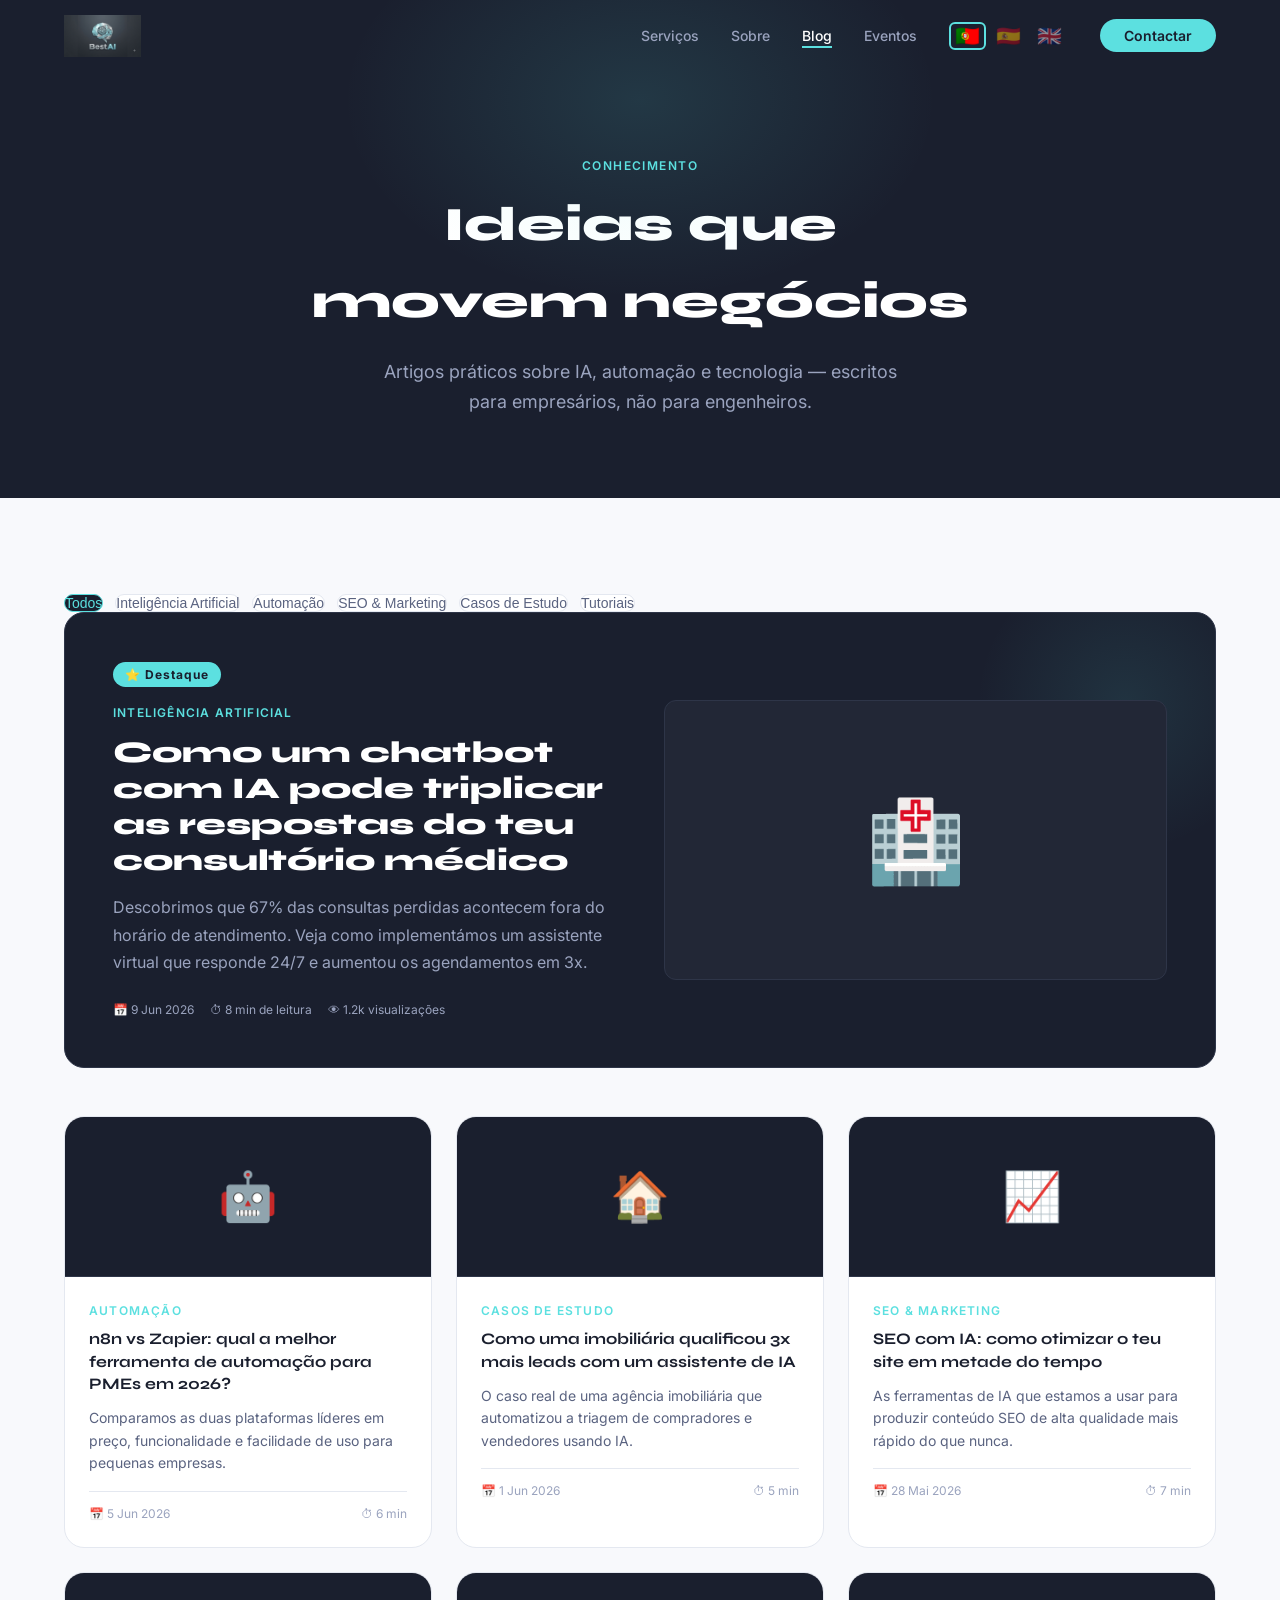
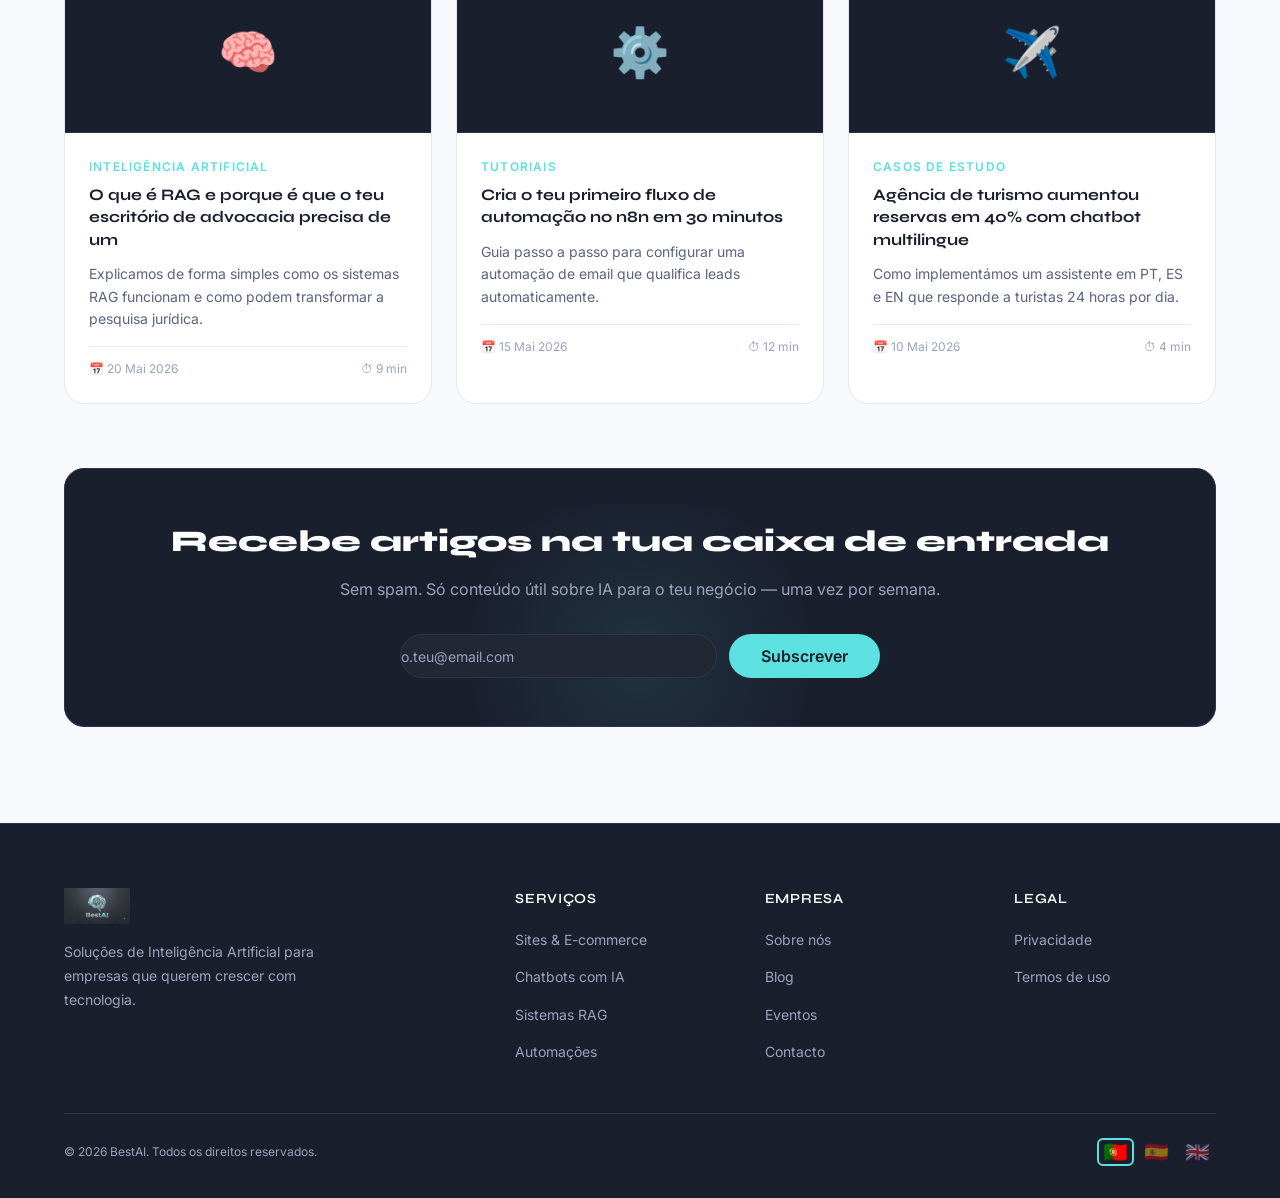
<file: pages/blog.html>
<!DOCTYPE html>
<html lang="pt">
<head>
  <meta charset="UTF-8" />
  <meta name="viewport" content="width=device-width, initial-scale=1.0" />
  <meta name="description" content="BestAI Blog — Artigos sobre IA, automação e tecnologia para empresas." />
  <title>Blog — BestAI</title>
  <link rel="icon" type="image/png" href="../assets/images/logo.png" />
  <link rel="stylesheet" href="../assets/css/style.css" />
  <style>
    .page-hero {
      background: var(--color-dark-bg);
      padding: calc(var(--nav-height) + var(--space-20)) 0 var(--space-20);
      position: relative; overflow: hidden; text-align: center;
    }
    .page-hero::before {
      content: ''; position: absolute; top: -100px; left: 50%;
      transform: translateX(-50%); width: 600px; height: 400px;
      background: radial-gradient(ellipse, rgba(92,224,224,0.13) 0%, transparent 70%);
      pointer-events: none;
    }
    .page-hero__eyebrow {
      display: inline-block; font-size: var(--text-xs); font-weight: var(--weight-semibold);
      letter-spacing: 0.12em; text-transform: uppercase; color: var(--color-cyan); margin-bottom: var(--space-3);
    }
    .page-hero__title {
      font-family: var(--font-display); font-size: var(--text-5xl);
      font-weight: var(--weight-black); color: var(--color-text-light); margin-bottom: var(--space-4);
    }
    .page-hero__subtitle {
      font-size: var(--text-lg); color: var(--color-text-muted);
      max-width: 540px; margin: 0 auto; line-height: 1.7;
    }
    .blog__categories { display: flex; gap: var(--space-3); flex-wrap: wrap; margin-bottom: var(--space-10); }
    .category-btn {
      padding: var(--space-2) var(--space-5); border-radius: var(--radius-full);
      font-size: var(--text-sm); font-weight: var(--weight-medium); cursor: pointer;
      border: 1px solid var(--color-light-border); background: var(--color-light-surface);
      color: var(--color-text-secondary); transition: all var(--transition-fast);
    }
    .category-btn:hover, .category-btn.active {
      background: var(--color-dark-bg); color: var(--color-cyan); border-color: var(--color-cyan);
    }
    .blog__featured {
      background: var(--color-dark-bg); border: 1px solid var(--color-dark-border);
      border-radius: var(--radius-lg); padding: var(--space-12);
      display: grid; grid-template-columns: 1fr 1fr;
      gap: var(--space-12); align-items: center; margin-bottom: var(--space-12);
      position: relative; overflow: hidden;
    }
    .blog__featured::before {
      content: ''; position: absolute; top: -60px; right: -60px;
      width: 300px; height: 300px;
      background: radial-gradient(circle, rgba(92,224,224,0.1) 0%, transparent 70%);
      pointer-events: none;
    }
    .featured__label {
      display: inline-block; background: var(--color-cyan); color: var(--color-dark-bg);
      font-size: var(--text-xs); font-weight: var(--weight-bold);
      padding: 3px 12px; border-radius: var(--radius-full); margin-bottom: var(--space-4); letter-spacing: 0.08em;
    }
    .featured__category {
      font-size: var(--text-xs); font-weight: var(--weight-semibold); color: var(--color-cyan);
      text-transform: uppercase; letter-spacing: 0.1em; margin-bottom: var(--space-3);
    }
    .featured__title {
      font-family: var(--font-display); font-size: var(--text-3xl); font-weight: var(--weight-black);
      color: var(--color-text-light); line-height: 1.2; margin-bottom: var(--space-4);
    }
    .featured__excerpt { font-size: var(--text-base); color: var(--color-text-muted); line-height: 1.7; margin-bottom: var(--space-6); }
    .featured__meta { display: flex; align-items: center; gap: var(--space-4); font-size: var(--text-xs); color: var(--color-text-muted); }
    .featured__visual {
      background: var(--color-dark-surface); border: 1px solid var(--color-dark-border);
      border-radius: var(--radius-md); height: 280px;
      display: flex; align-items: center; justify-content: center; font-size: 5rem; position: relative; z-index: 1;
    }
    .blog__grid { display: grid; grid-template-columns: repeat(3, 1fr); gap: var(--space-6); }
    .blog-card {
      background: var(--color-light-surface); border: 1px solid var(--color-light-border);
      border-radius: var(--radius-lg); overflow: hidden;
      transition: box-shadow var(--transition-normal), transform var(--transition-normal), border-color var(--transition-normal);
      cursor: pointer;
    }
    .blog-card:hover { box-shadow: var(--shadow-lg); transform: translateY(-4px); border-color: var(--color-cyan); }
    .blog-card__thumb {
      height: 160px; background: var(--color-dark-bg);
      display: flex; align-items: center; justify-content: center;
      font-size: 3rem; border-bottom: 1px solid var(--color-dark-border);
    }
    .blog-card__body { padding: var(--space-6); }
    .blog-card__category {
      font-size: var(--text-xs); font-weight: var(--weight-semibold); color: var(--color-cyan);
      text-transform: uppercase; letter-spacing: 0.1em; margin-bottom: var(--space-2);
    }
    .blog-card__title {
      font-family: var(--font-display); font-size: var(--text-base);
      font-weight: var(--weight-bold); line-height: 1.4; margin-bottom: var(--space-3); color: var(--color-text-primary);
    }
    .blog-card__excerpt { font-size: var(--text-sm); color: var(--color-text-secondary); line-height: 1.6; margin-bottom: var(--space-4); }
    .blog-card__meta {
      display: flex; justify-content: space-between; font-size: var(--text-xs); color: var(--color-text-muted);
      border-top: 1px solid var(--color-light-border); padding-top: var(--space-3);
    }
    .newsletter {
      background: var(--color-dark-bg); border: 1px solid var(--color-dark-border);
      border-radius: var(--radius-lg); padding: var(--space-12);
      text-align: center; margin-top: var(--space-16); position: relative; overflow: hidden;
    }
    .newsletter::before {
      content: ''; position: absolute; bottom: -80px; left: 50%;
      transform: translateX(-50%); width: 400px; height: 300px;
      background: radial-gradient(circle, rgba(92,224,224,0.1) 0%, transparent 70%); pointer-events: none;
    }
    .newsletter__title {
      font-family: var(--font-display); font-size: var(--text-3xl); font-weight: var(--weight-black);
      color: var(--color-text-light); margin-bottom: var(--space-3); position: relative;
    }
    .newsletter__subtitle { color: var(--color-text-muted); margin-bottom: var(--space-8); position: relative; }
    .newsletter__form {
      display: flex; gap: var(--space-3); max-width: 480px; margin: 0 auto; position: relative;
    }
    .newsletter__input {
      flex: 1; padding: var(--space-3) var(--space-5); border-radius: var(--radius-full);
      border: 1px solid var(--color-dark-border); background: var(--color-dark-surface);
      color: var(--color-text-light); font-family: var(--font-body); font-size: var(--text-sm);
      outline: none; transition: border-color var(--transition-fast);
    }
    .newsletter__input:focus { border-color: var(--color-cyan); }
    .newsletter__input::placeholder { color: var(--color-text-muted); }
    @media (max-width: 768px) {
      .page-hero__title { font-size: var(--text-3xl); }
      .blog__featured { grid-template-columns: 1fr; }
      .featured__visual { display: none; }
      .blog__grid { grid-template-columns: 1fr; }
      .newsletter__form { flex-direction: column; }
    }
  </style>
</head>
<body>

  <nav class="navbar scrolled">
    <div class="container">
      <a href="../index.html" class="navbar__logo">
        <img src="../assets/images/logo.png" alt="BestAI" />
      </a>
      <ul class="navbar__links">
        <li><a href="servicos.html" data-i18n="nav_services">Serviços</a></li>
        <li><a href="sobre.html"   data-i18n="nav_about">Sobre</a></li>
        <li><a href="blog.html" class="active" data-i18n="nav_blog">Blog</a></li>
        <li><a href="eventos.html" data-i18n="nav_events">Eventos</a></li>
        <li>
          <div class="lang-switcher">
            <button class="lang-btn active" data-lang="pt" title="Português">🇵🇹</button>
            <button class="lang-btn" data-lang="es" title="Español">🇪🇸</button>
            <button class="lang-btn" data-lang="en" title="English">🇬🇧</button>
          </div>
        </li>
        <li><a href="../index.html#contacto" class="navbar__cta" data-i18n="nav_contact">Contactar</a></li>
      </ul>
      <div class="navbar__toggle"><span></span><span></span><span></span></div>
    </div>
  </nav>

  <section class="page-hero">
    <div class="container">
      <span class="page-hero__eyebrow" data-i18n="pg_blog_eyebrow">Conhecimento</span>
      <h1 class="page-hero__title" data-i18n="pg_blog_title">Ideias que<br>movem negócios</h1>
      <p class="page-hero__subtitle" data-i18n="pg_blog_subtitle">Artigos práticos sobre IA, automação e tecnologia — escritos para empresários, não para engenheiros.</p>
    </div>
  </section>

  <section class="section section--light">
    <div class="container">
      <div class="blog__categories">
        <button class="category-btn active" data-i18n="blog_cat_all">Todos</button>
        <button class="category-btn" data-i18n="blog_cat_ai">Inteligência Artificial</button>
        <button class="category-btn" data-i18n="blog_cat_auto">Automação</button>
        <button class="category-btn" data-i18n="blog_cat_seo">SEO & Marketing</button>
        <button class="category-btn" data-i18n="blog_cat_case">Casos de Estudo</button>
        <button class="category-btn" data-i18n="blog_cat_tut">Tutoriais</button>
      </div>

      <div class="blog__featured">
        <div>
          <span class="featured__label" data-i18n="blog_featured_label">⭐ Destaque</span>
          <p class="featured__category" data-i18n="blog_featured_cat">Inteligência Artificial</p>
          <h2 class="featured__title" data-i18n="blog_featured_title">
            <a href="blog-rag-advocacia.html" style="color:inherit;text-decoration:none;">
              Como um chatbot com IA pode triplicar as respostas do teu consultório médico
            </a>
          </h2>
          <p class="featured__excerpt" data-i18n="blog_featured_excerpt">Descobrimos que 67% das consultas perdidas acontecem fora do horário de atendimento. Veja como implementámos um assistente virtual que responde 24/7 e aumentou os agendamentos em 3x.</p>
          <div class="featured__meta">
            <span>📅 9 Jun 2026</span>
            <span>⏱ 8 min de leitura</span>
            <span>👁 1.2k visualizações</span>
          </div>
        </div>
        <div class="featured__visual">🏥</div>
      </div>

      <div class="blog__grid">
        <div class="blog-card">
          <div class="blog-card__thumb">🤖</div>
          <div class="blog-card__body">
            <p class="blog-card__category" data-i18n="blog_cat_auto">Automação</p>
            <h3 class="blog-card__title">n8n vs Zapier: qual a melhor ferramenta de automação para PMEs em 2026?</h3>
            <p class="blog-card__excerpt">Comparamos as duas plataformas líderes em preço, funcionalidade e facilidade de uso para pequenas empresas.</p>
            <div class="blog-card__meta"><span>📅 5 Jun 2026</span><span>⏱ 6 min</span></div>
          </div>
        </div>
        <div class="blog-card">
          <div class="blog-card__thumb">🏠</div>
          <div class="blog-card__body">
            <p class="blog-card__category" data-i18n="blog_cat_case">Casos de Estudo</p>
            <h3 class="blog-card__title">Como uma imobiliária qualificou 3x mais leads com um assistente de IA</h3>
            <p class="blog-card__excerpt">O caso real de uma agência imobiliária que automatizou a triagem de compradores e vendedores usando IA.</p>
            <div class="blog-card__meta"><span>📅 1 Jun 2026</span><span>⏱ 5 min</span></div>
          </div>
        </div>
        <div class="blog-card">
          <div class="blog-card__thumb">📈</div>
          <div class="blog-card__body">
            <p class="blog-card__category" data-i18n="blog_cat_seo">SEO & Marketing</p>
            <h3 class="blog-card__title">SEO com IA: como otimizar o teu site em metade do tempo</h3>
            <p class="blog-card__excerpt">As ferramentas de IA que estamos a usar para produzir conteúdo SEO de alta qualidade mais rápido do que nunca.</p>
            <div class="blog-card__meta"><span>📅 28 Mai 2026</span><span>⏱ 7 min</span></div>
          </div>
        </div>
        <div class="blog-card">
          <div class="blog-card__thumb">🧠</div>
          <div class="blog-card__body">
            <p class="blog-card__category" data-i18n="blog_cat_ai">Inteligência Artificial</p>
            <h3 class="blog-card__title">
                <a href="blog-rag-advocacia.html" style="color:inherit;text-decoration:none;">
                  O que é RAG e porque é que o teu escritório de advocacia precisa de um
                </a>
              </h3>
            <p class="blog-card__excerpt">Explicamos de forma simples como os sistemas RAG funcionam e como podem transformar a pesquisa jurídica.</p>
            <div class="blog-card__meta"><span>📅 20 Mai 2026</span><span>⏱ 9 min</span></div>
          </div>
        </div>
        <div class="blog-card">
          <div class="blog-card__thumb">⚙️</div>
          <div class="blog-card__body">
            <p class="blog-card__category" data-i18n="blog_cat_tut">Tutoriais</p>
            <h3 class="blog-card__title">Cria o teu primeiro fluxo de automação no n8n em 30 minutos</h3>
            <p class="blog-card__excerpt">Guia passo a passo para configurar uma automação de email que qualifica leads automaticamente.</p>
            <div class="blog-card__meta"><span>📅 15 Mai 2026</span><span>⏱ 12 min</span></div>
          </div>
        </div>
        <div class="blog-card">
          <div class="blog-card__thumb">✈️</div>
          <div class="blog-card__body">
            <p class="blog-card__category" data-i18n="blog_cat_case">Casos de Estudo</p>
            <h3 class="blog-card__title">Agência de turismo aumentou reservas em 40% com chatbot multilingue</h3>
            <p class="blog-card__excerpt">Como implementámos um assistente em PT, ES e EN que responde a turistas 24 horas por dia.</p>
            <div class="blog-card__meta"><span>📅 10 Mai 2026</span><span>⏱ 4 min</span></div>
          </div>
        </div>
      </div>

      <div class="newsletter">
        <h2 class="newsletter__title" data-i18n="newsletter_title">Recebe artigos na tua caixa de entrada</h2>
        <p class="newsletter__subtitle" data-i18n="newsletter_subtitle">Sem spam. Só conteúdo útil sobre IA para o teu negócio — uma vez por semana.</p>
        <div class="newsletter__form">
          <input type="email" class="newsletter__input" data-i18n-placeholder="newsletter_placeholder" placeholder="o.teu@email.com" />
          <button class="btn btn--primary" data-i18n="newsletter_btn">Subscrever</button>
        </div>
      </div>
    </div>
  </section>

  <footer class="footer">
    <div class="container">
      <div class="footer__grid">
        <div class="footer__brand">
          <img src="../assets/images/logo.png" alt="BestAI" />
          <p data-i18n="footer_desc">Soluções de Inteligência Artificial para empresas que querem crescer com tecnologia.</p>
        </div>
        <div class="footer__col">
          <h4 data-i18n="footer_services">Serviços</h4>
          <ul>
            <li><a href="servicos.html">Sites & E-commerce</a></li>
            <li><a href="servicos.html">Chatbots com IA</a></li>
            <li><a href="servicos.html">Sistemas RAG</a></li>
            <li><a href="servicos.html">Automações</a></li>
          </ul>
        </div>
        <div class="footer__col">
          <h4 data-i18n="footer_company">Empresa</h4>
          <ul>
            <li><a href="sobre.html"   data-i18n="footer_about">Sobre nós</a></li>
            <li><a href="blog.html"    data-i18n="footer_blog">Blog</a></li>
            <li><a href="eventos.html" data-i18n="footer_events">Eventos</a></li>
            <li><a href="../index.html#contacto" data-i18n="footer_contact">Contacto</a></li>
          </ul>
        </div>
        <div class="footer__col">
          <h4 data-i18n="footer_legal">Legal</h4>
          <ul>
            <li><a href="#" data-i18n="footer_privacy">Privacidade</a></li>
            <li><a href="#" data-i18n="footer_terms">Termos de uso</a></li>
          </ul>
        </div>
      </div>
      <div class="footer__bottom">
        <span>© 2026 BestAI. <span data-i18n="footer_rights">Todos os direitos reservados.</span></span>
        <div class="lang-switcher">
          <button class="lang-btn active" data-lang="pt" title="Português">🇵🇹</button>
          <button class="lang-btn" data-lang="es" title="Español">🇪🇸</button>
          <button class="lang-btn" data-lang="en" title="English">🇬🇧</button>
        </div>
      </div>
    </div>
  </footer>

  <script src="../assets/js/i18n.js"></script>
  <script src="../assets/js/main.js"></script>
  <script>
    document.querySelectorAll('.category-btn').forEach(btn => {
      btn.addEventListener('click', () => {
        document.querySelectorAll('.category-btn').forEach(b => b.classList.remove('active'));
        btn.classList.add('active');
      });
    });
  </script>
</body>
</html>
</file>
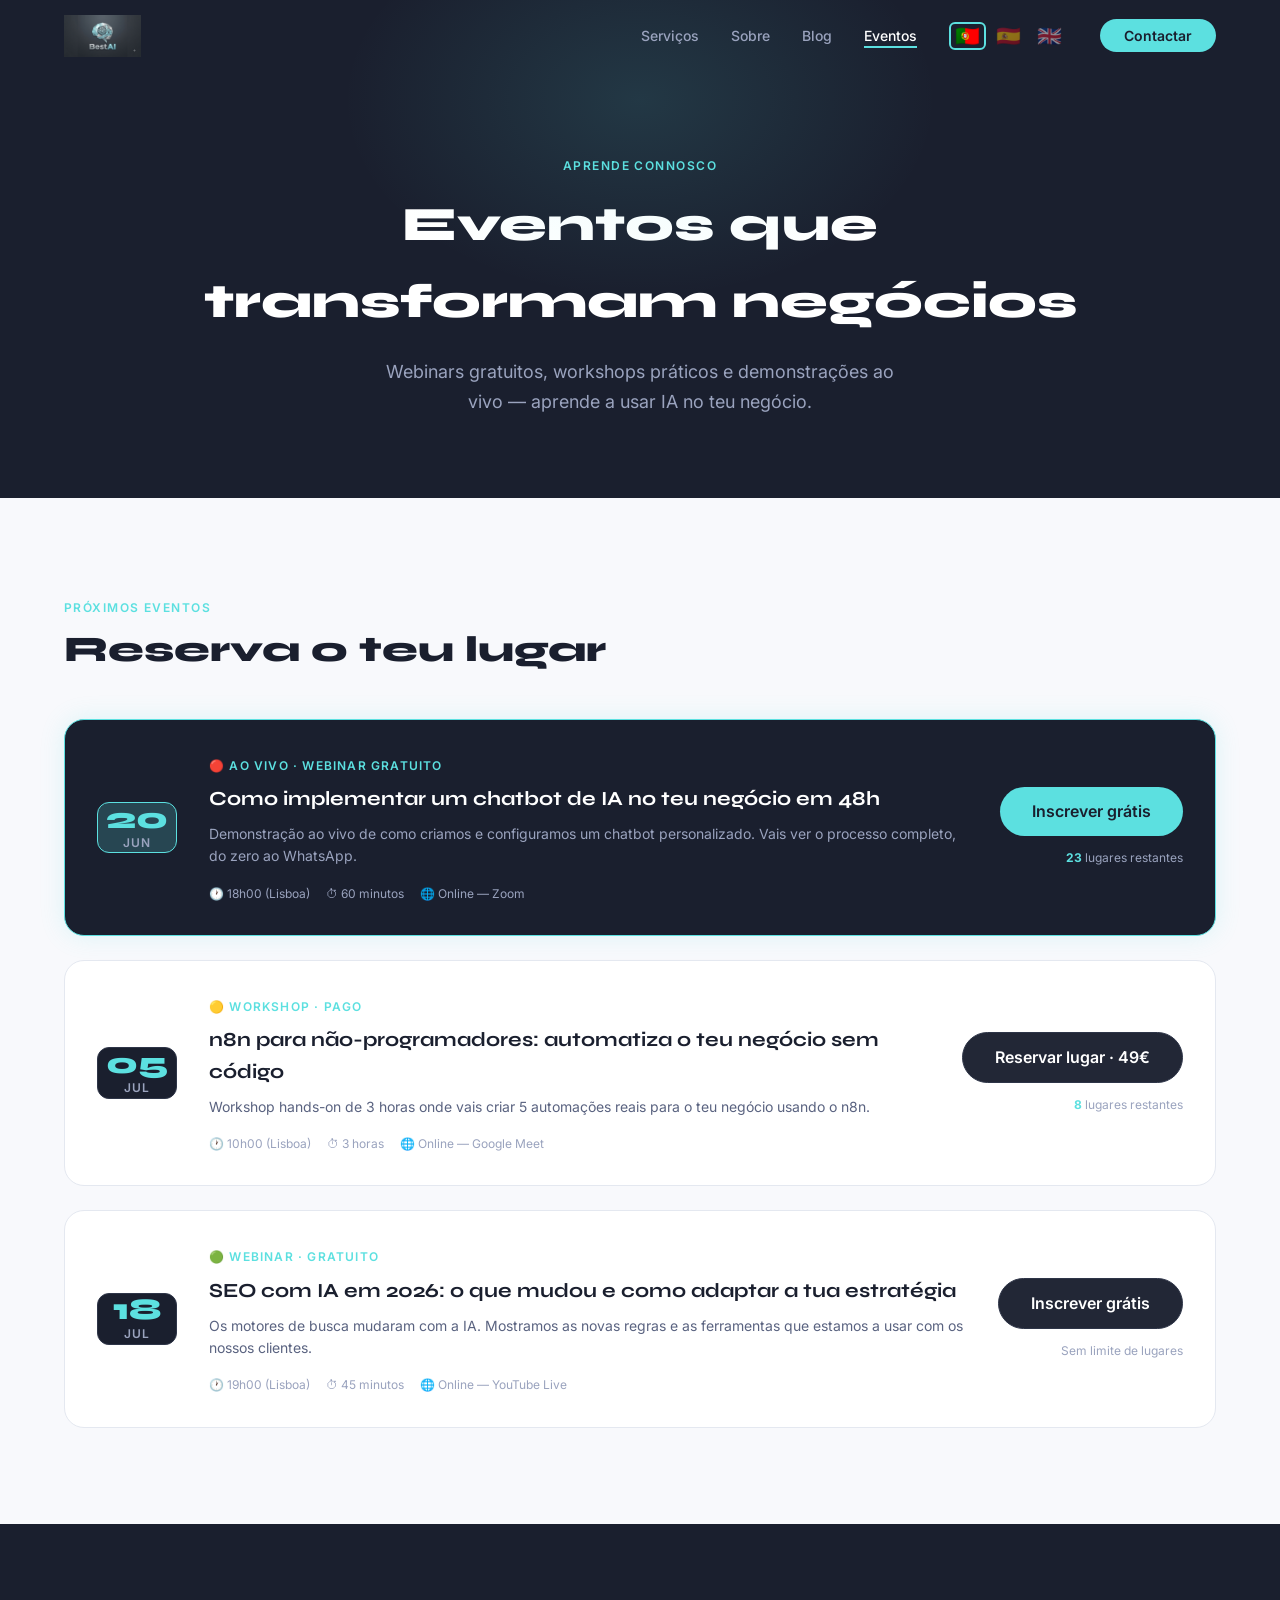
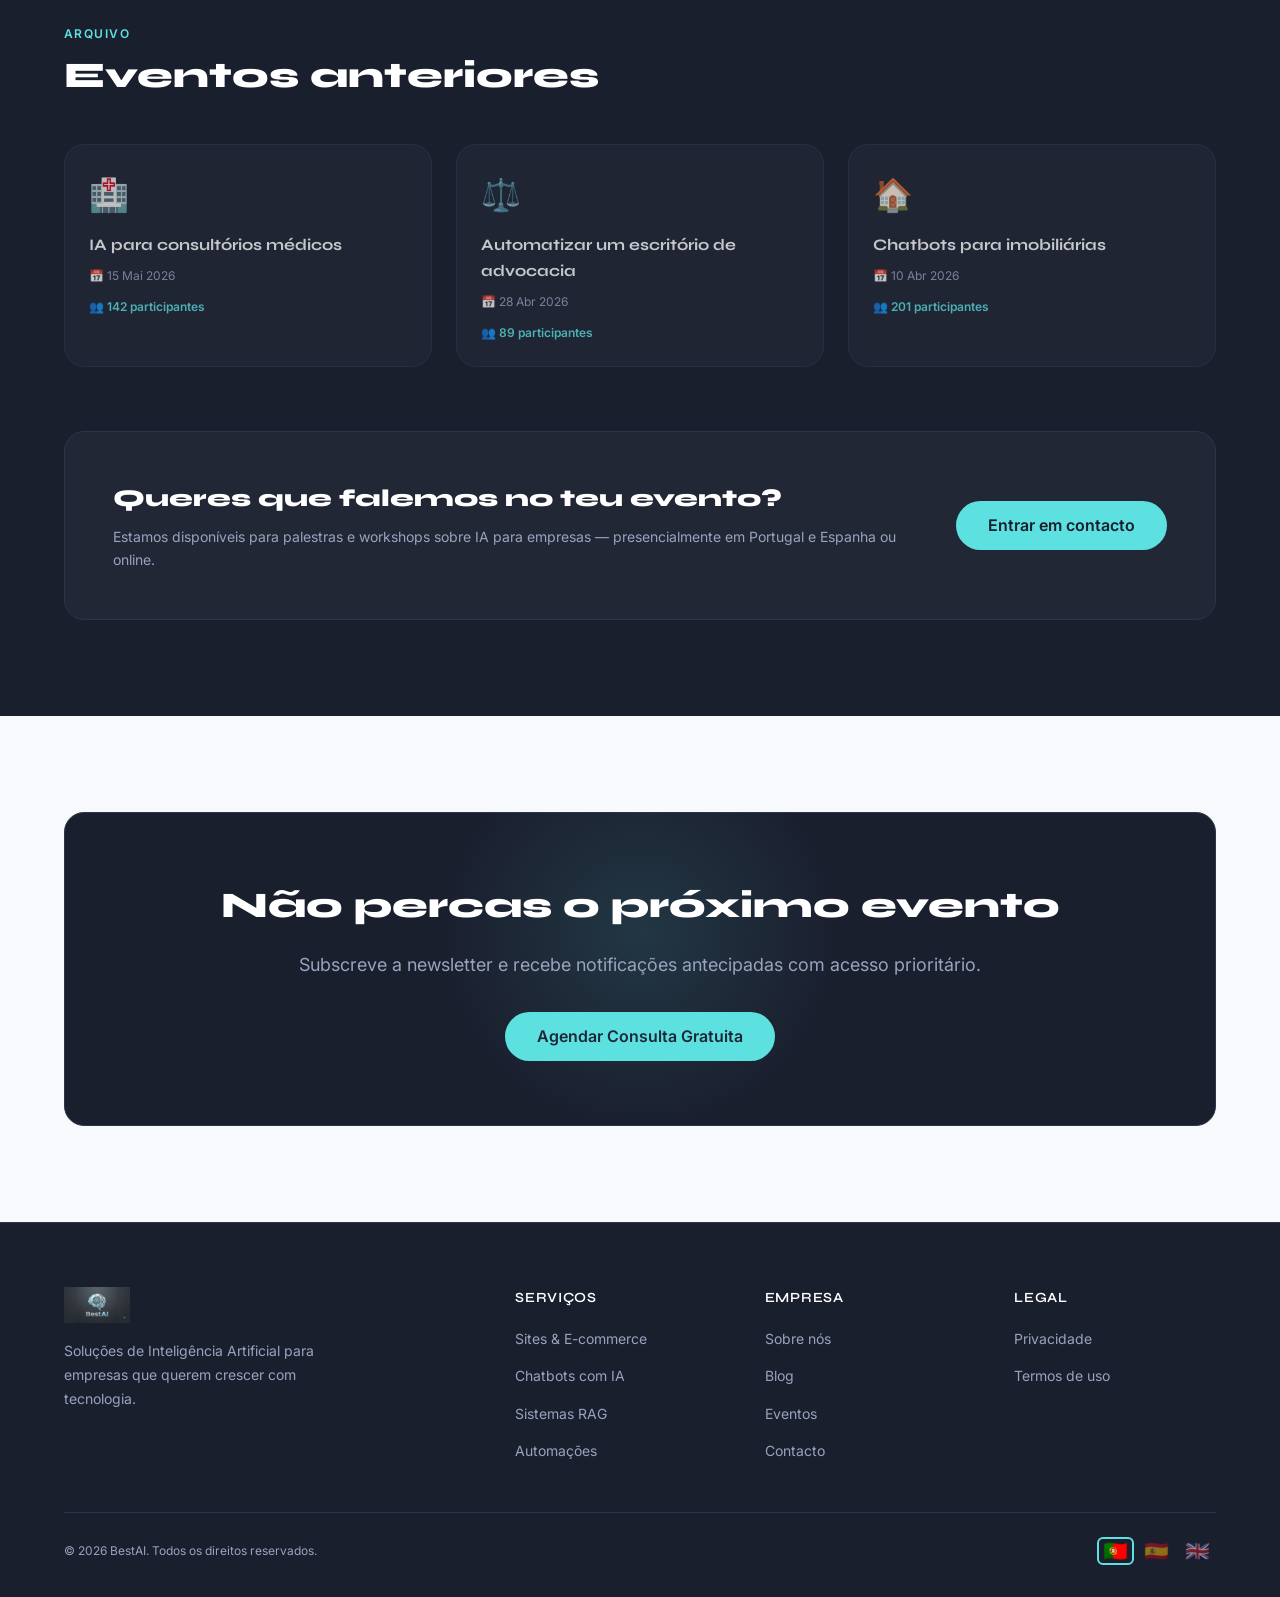
<file: pages/eventos.html>
<!DOCTYPE html>
<html lang="pt">
<head>
  <meta charset="UTF-8" />
  <meta name="viewport" content="width=device-width, initial-scale=1.0" />
  <meta name="description" content="BestAI Eventos — Webinars, workshops e demonstrações ao vivo sobre IA para empresas." />
  <title>Eventos — BestAI</title>
  <link rel="icon" type="image/png" href="../assets/images/logo.png" />
  <link rel="stylesheet" href="../assets/css/style.css" />
  <style>
    .page-hero {
      background: var(--color-dark-bg);
      padding: calc(var(--nav-height) + var(--space-20)) 0 var(--space-20);
      position: relative; overflow: hidden; text-align: center;
    }
    .page-hero::before {
      content: ''; position: absolute; top: -100px; left: 50%;
      transform: translateX(-50%); width: 600px; height: 400px;
      background: radial-gradient(ellipse, rgba(92,224,224,0.13) 0%, transparent 70%);
      pointer-events: none;
    }
    .page-hero__eyebrow {
      display: inline-block; font-size: var(--text-xs); font-weight: var(--weight-semibold);
      letter-spacing: 0.12em; text-transform: uppercase; color: var(--color-cyan); margin-bottom: var(--space-3);
    }
    .page-hero__title {
      font-family: var(--font-display); font-size: var(--text-5xl);
      font-weight: var(--weight-black); color: var(--color-text-light); margin-bottom: var(--space-4);
    }
    .page-hero__subtitle {
      font-size: var(--text-lg); color: var(--color-text-muted);
      max-width: 540px; margin: 0 auto; line-height: 1.7;
    }
    .events__list { display: flex; flex-direction: column; gap: var(--space-6); margin-top: var(--space-12); }
    .event-card {
      background: var(--color-light-surface); border: 1px solid var(--color-light-border);
      border-radius: var(--radius-lg); padding: var(--space-8);
      display: grid; grid-template-columns: auto 1fr auto;
      gap: var(--space-8); align-items: center;
      transition: box-shadow var(--transition-normal), transform var(--transition-normal), border-color var(--transition-normal);
    }
    .event-card:hover { box-shadow: var(--shadow-lg); transform: translateY(-2px); border-color: var(--color-cyan); }
    .event-card--featured { background: var(--color-dark-bg); border-color: var(--color-cyan); box-shadow: var(--shadow-cyan); }
    .event-card__date {
      background: var(--color-dark-bg); border: 1px solid var(--color-dark-border);
      border-radius: var(--radius-md); padding: var(--space-4) var(--space-5);
      text-align: center; min-width: 80px; flex-shrink: 0;
    }
    .event-card--featured .event-card__date { background: var(--color-cyan-glow); border-color: var(--color-cyan); }
    .event-card__day { font-family: var(--font-display); font-size: var(--text-3xl); font-weight: var(--weight-black); color: var(--color-cyan); line-height: 1; }
    .event-card__month { font-size: var(--text-xs); font-weight: var(--weight-semibold); color: var(--color-text-muted); text-transform: uppercase; letter-spacing: 0.1em; }
    .event-card__type { display: inline-block; font-size: var(--text-xs); font-weight: var(--weight-semibold); color: var(--color-cyan); text-transform: uppercase; letter-spacing: 0.1em; margin-bottom: var(--space-2); }
    .event-card__title { font-family: var(--font-display); font-size: var(--text-xl); font-weight: var(--weight-bold); margin-bottom: var(--space-2); color: var(--color-text-primary); }
    .event-card--featured .event-card__title { color: var(--color-text-light); }
    .event-card__desc { font-size: var(--text-sm); color: var(--color-text-secondary); line-height: 1.6; margin-bottom: var(--space-4); }
    .event-card--featured .event-card__desc { color: var(--color-text-muted); }
    .event-card__meta { display: flex; gap: var(--space-4); font-size: var(--text-xs); color: var(--color-text-muted); }
    .event-card__actions { display: flex; flex-direction: column; gap: var(--space-3); align-items: flex-end; flex-shrink: 0; }
    .event-card__spots { font-size: var(--text-xs); color: var(--color-text-muted); text-align: right; }
    .event-card__spots strong { color: var(--color-cyan); }
    .past__grid { display: grid; grid-template-columns: repeat(3, 1fr); gap: var(--space-6); margin-top: var(--space-12); }
    .past-card {
      background: var(--color-dark-surface); border: 1px solid var(--color-dark-border);
      border-radius: var(--radius-lg); padding: var(--space-6); opacity: 0.75;
      transition: opacity var(--transition-fast), border-color var(--transition-fast);
    }
    .past-card:hover { opacity: 1; }
    .past-card__emoji { font-size: 2rem; margin-bottom: var(--space-3); }
    .past-card__title { font-family: var(--font-display); font-size: var(--text-base); font-weight: var(--weight-bold); color: var(--color-text-light); margin-bottom: var(--space-2); }
    .past-card__date { font-size: var(--text-xs); color: var(--color-text-muted); margin-bottom: var(--space-3); }
    .past-card__attendees { font-size: var(--text-xs); color: var(--color-cyan); font-weight: var(--weight-semibold); }
    .speak-cta {
      background: var(--color-dark-surface); border: 1px solid var(--color-dark-border);
      border-radius: var(--radius-lg); padding: var(--space-12);
      display: grid; grid-template-columns: 1fr auto;
      gap: var(--space-8); align-items: center; margin-top: var(--space-16);
    }
    .speak-cta__title { font-family: var(--font-display); font-size: var(--text-2xl); font-weight: var(--weight-black); color: var(--color-text-light); margin-bottom: var(--space-2); }
    .speak-cta__text { font-size: var(--text-sm); color: var(--color-text-muted); }
    @media (max-width: 768px) {
      .page-hero__title { font-size: var(--text-3xl); }
      .event-card { grid-template-columns: 1fr; }
      .event-card__actions { align-items: flex-start; }
      .past__grid { grid-template-columns: 1fr; }
      .speak-cta { grid-template-columns: 1fr; }
    }
  </style>
</head>
<body>

  <nav class="navbar scrolled">
    <div class="container">
      <a href="../index.html" class="navbar__logo">
        <img src="../assets/images/logo.png" alt="BestAI" />
      </a>
      <ul class="navbar__links">
        <li><a href="servicos.html" data-i18n="nav_services">Serviços</a></li>
        <li><a href="sobre.html"   data-i18n="nav_about">Sobre</a></li>
        <li><a href="blog.html"    data-i18n="nav_blog">Blog</a></li>
        <li><a href="eventos.html" class="active" data-i18n="nav_events">Eventos</a></li>
        <li>
          <div class="lang-switcher">
            <button class="lang-btn active" data-lang="pt" title="Português">🇵🇹</button>
            <button class="lang-btn" data-lang="es" title="Español">🇪🇸</button>
            <button class="lang-btn" data-lang="en" title="English">🇬🇧</button>
          </div>
        </li>
        <li><a href="../index.html#contacto" class="navbar__cta" data-i18n="nav_contact">Contactar</a></li>
      </ul>
      <div class="navbar__toggle"><span></span><span></span><span></span></div>
    </div>
  </nav>

  <section class="page-hero">
    <div class="container">
      <span class="page-hero__eyebrow" data-i18n="pg_events_eyebrow">Aprende connosco</span>
      <h1 class="page-hero__title" data-i18n="pg_events_title">Eventos que<br>transformam negócios</h1>
      <p class="page-hero__subtitle" data-i18n="pg_events_subtitle">Webinars gratuitos, workshops práticos e demonstrações ao vivo — aprende a usar IA no teu negócio.</p>
    </div>
  </section>

  <section class="section section--light">
    <div class="container">
      <div class="section__header">
        <span class="section__eyebrow" data-i18n="upcoming_eyebrow">Próximos eventos</span>
        <h2 class="section__title" data-i18n="upcoming_title">Reserva o teu lugar</h2>
      </div>
      <div class="events__list">

        <div class="event-card event-card--featured">
          <div class="event-card__date">
            <div class="event-card__day">20</div>
            <div class="event-card__month">Jun</div>
          </div>
          <div>
            <span class="event-card__type">🔴 Ao vivo · Webinar gratuito</span>
            <h3 class="event-card__title">Como implementar um chatbot de IA no teu negócio em 48h</h3>
            <p class="event-card__desc">Demonstração ao vivo de como criamos e configuramos um chatbot personalizado. Vais ver o processo completo, do zero ao WhatsApp.</p>
            <div class="event-card__meta">
              <span>🕐 18h00 (Lisboa)</span>
              <span>⏱ 60 minutos</span>
              <span>🌐 Online — Zoom</span>
            </div>
          </div>
          <div class="event-card__actions">
            <a href="mailto:hello@bestai.pt?subject=Inscrição Webinar 20 Jun" class="btn btn--primary">Inscrever grátis</a>
            <span class="event-card__spots"><strong>23</strong> lugares restantes</span>
          </div>
        </div>

        <div class="event-card">
          <div class="event-card__date">
            <div class="event-card__day">05</div>
            <div class="event-card__month">Jul</div>
          </div>
          <div>
            <span class="event-card__type">🟡 Workshop · Pago</span>
            <h3 class="event-card__title">n8n para não-programadores: automatiza o teu negócio sem código</h3>
            <p class="event-card__desc">Workshop hands-on de 3 horas onde vais criar 5 automações reais para o teu negócio usando o n8n.</p>
            <div class="event-card__meta">
              <span>🕐 10h00 (Lisboa)</span>
              <span>⏱ 3 horas</span>
              <span>🌐 Online — Google Meet</span>
            </div>
          </div>
          <div class="event-card__actions">
            <a href="mailto:hello@bestai.pt?subject=Inscrição Workshop 5 Jul" class="btn btn--dark">Reservar lugar · 49€</a>
            <span class="event-card__spots"><strong>8</strong> lugares restantes</span>
          </div>
        </div>

        <div class="event-card">
          <div class="event-card__date">
            <div class="event-card__day">18</div>
            <div class="event-card__month">Jul</div>
          </div>
          <div>
            <span class="event-card__type">🟢 Webinar · Gratuito</span>
            <h3 class="event-card__title">SEO com IA em 2026: o que mudou e como adaptar a tua estratégia</h3>
            <p class="event-card__desc">Os motores de busca mudaram com a IA. Mostramos as novas regras e as ferramentas que estamos a usar com os nossos clientes.</p>
            <div class="event-card__meta">
              <span>🕐 19h00 (Lisboa)</span>
              <span>⏱ 45 minutos</span>
              <span>🌐 Online — YouTube Live</span>
            </div>
          </div>
          <div class="event-card__actions">
            <a href="mailto:hello@bestai.pt?subject=Inscrição Webinar SEO 18 Jul" class="btn btn--dark">Inscrever grátis</a>
            <span class="event-card__spots">Sem limite de lugares</span>
          </div>
        </div>

      </div>
    </div>
  </section>

  <section class="section section--dark">
    <div class="container">
      <div class="section__header">
        <span class="section__eyebrow" data-i18n="past_eyebrow">Arquivo</span>
        <h2 class="section__title" data-i18n="past_title">Eventos anteriores</h2>
      </div>
      <div class="past__grid">
        <div class="past-card">
          <div class="past-card__emoji">🏥</div>
          <h3 class="past-card__title">IA para consultórios médicos</h3>
          <p class="past-card__date">📅 15 Mai 2026</p>
          <p class="past-card__attendees">👥 142 participantes</p>
        </div>
        <div class="past-card">
          <div class="past-card__emoji">⚖️</div>
          <h3 class="past-card__title">Automatizar um escritório de advocacia</h3>
          <p class="past-card__date">📅 28 Abr 2026</p>
          <p class="past-card__attendees">👥 89 participantes</p>
        </div>
        <div class="past-card">
          <div class="past-card__emoji">🏠</div>
          <h3 class="past-card__title">Chatbots para imobiliárias</h3>
          <p class="past-card__date">📅 10 Abr 2026</p>
          <p class="past-card__attendees">👥 201 participantes</p>
        </div>
      </div>

      <div class="speak-cta">
        <div>
          <h3 class="speak-cta__title" data-i18n="speak_title">Queres que falemos no teu evento?</h3>
          <p class="speak-cta__text"  data-i18n="speak_text">Estamos disponíveis para palestras e workshops sobre IA para empresas — presencialmente em Portugal e Espanha ou online.</p>
        </div>
        <a href="mailto:hello@bestai.pt?subject=Convite para palestra" class="btn btn--primary" data-i18n="speak_btn">Entrar em contacto</a>
      </div>
    </div>
  </section>

  <section class="section cta-section">
    <div class="container">
      <div class="cta-box">
        <h2 class="cta-box__title"   data-i18n="cta_title_4">Não percas o próximo evento</h2>
        <p class="cta-box__subtitle" data-i18n="cta_subtitle_4">Subscreve a newsletter e recebe notificações antecipadas com acesso prioritário.</p>
        <a href="mailto:solutionbestai@gmail.com" class="btn btn--primary" data-i18n="cta_button">Agendar Consulta Gratuita</a>
      </div>
    </div>
  </section>

  <footer class="footer">
    <div class="container">
      <div class="footer__grid">
        <div class="footer__brand">
          <img src="../assets/images/logo.png" alt="BestAI" />
          <p data-i18n="footer_desc">Soluções de Inteligência Artificial para empresas que querem crescer com tecnologia.</p>
        </div>
        <div class="footer__col">
          <h4 data-i18n="footer_services">Serviços</h4>
          <ul>
            <li><a href="servicos.html">Sites & E-commerce</a></li>
            <li><a href="servicos.html">Chatbots com IA</a></li>
            <li><a href="servicos.html">Sistemas RAG</a></li>
            <li><a href="servicos.html">Automações</a></li>
          </ul>
        </div>
        <div class="footer__col">
          <h4 data-i18n="footer_company">Empresa</h4>
          <ul>
            <li><a href="sobre.html"   data-i18n="footer_about">Sobre nós</a></li>
            <li><a href="blog.html"    data-i18n="footer_blog">Blog</a></li>
            <li><a href="eventos.html" data-i18n="footer_events">Eventos</a></li>
            <li><a href="../index.html#contacto" data-i18n="footer_contact">Contacto</a></li>
          </ul>
        </div>
        <div class="footer__col">
          <h4 data-i18n="footer_legal">Legal</h4>
          <ul>
            <li><a href="#" data-i18n="footer_privacy">Privacidade</a></li>
            <li><a href="#" data-i18n="footer_terms">Termos de uso</a></li>
          </ul>
        </div>
      </div>
      <div class="footer__bottom">
        <span>© 2026 BestAI. <span data-i18n="footer_rights">Todos os direitos reservados.</span></span>
        <div class="lang-switcher">
          <button class="lang-btn active" data-lang="pt" title="Português">🇵🇹</button>
          <button class="lang-btn" data-lang="es" title="Español">🇪🇸</button>
          <button class="lang-btn" data-lang="en" title="English">🇬🇧</button>
        </div>
      </div>
    </div>
  </footer>

  <script src="../assets/js/i18n.js"></script>
  <script src="../assets/js/main.js"></script>
</body>
</html>
</file>
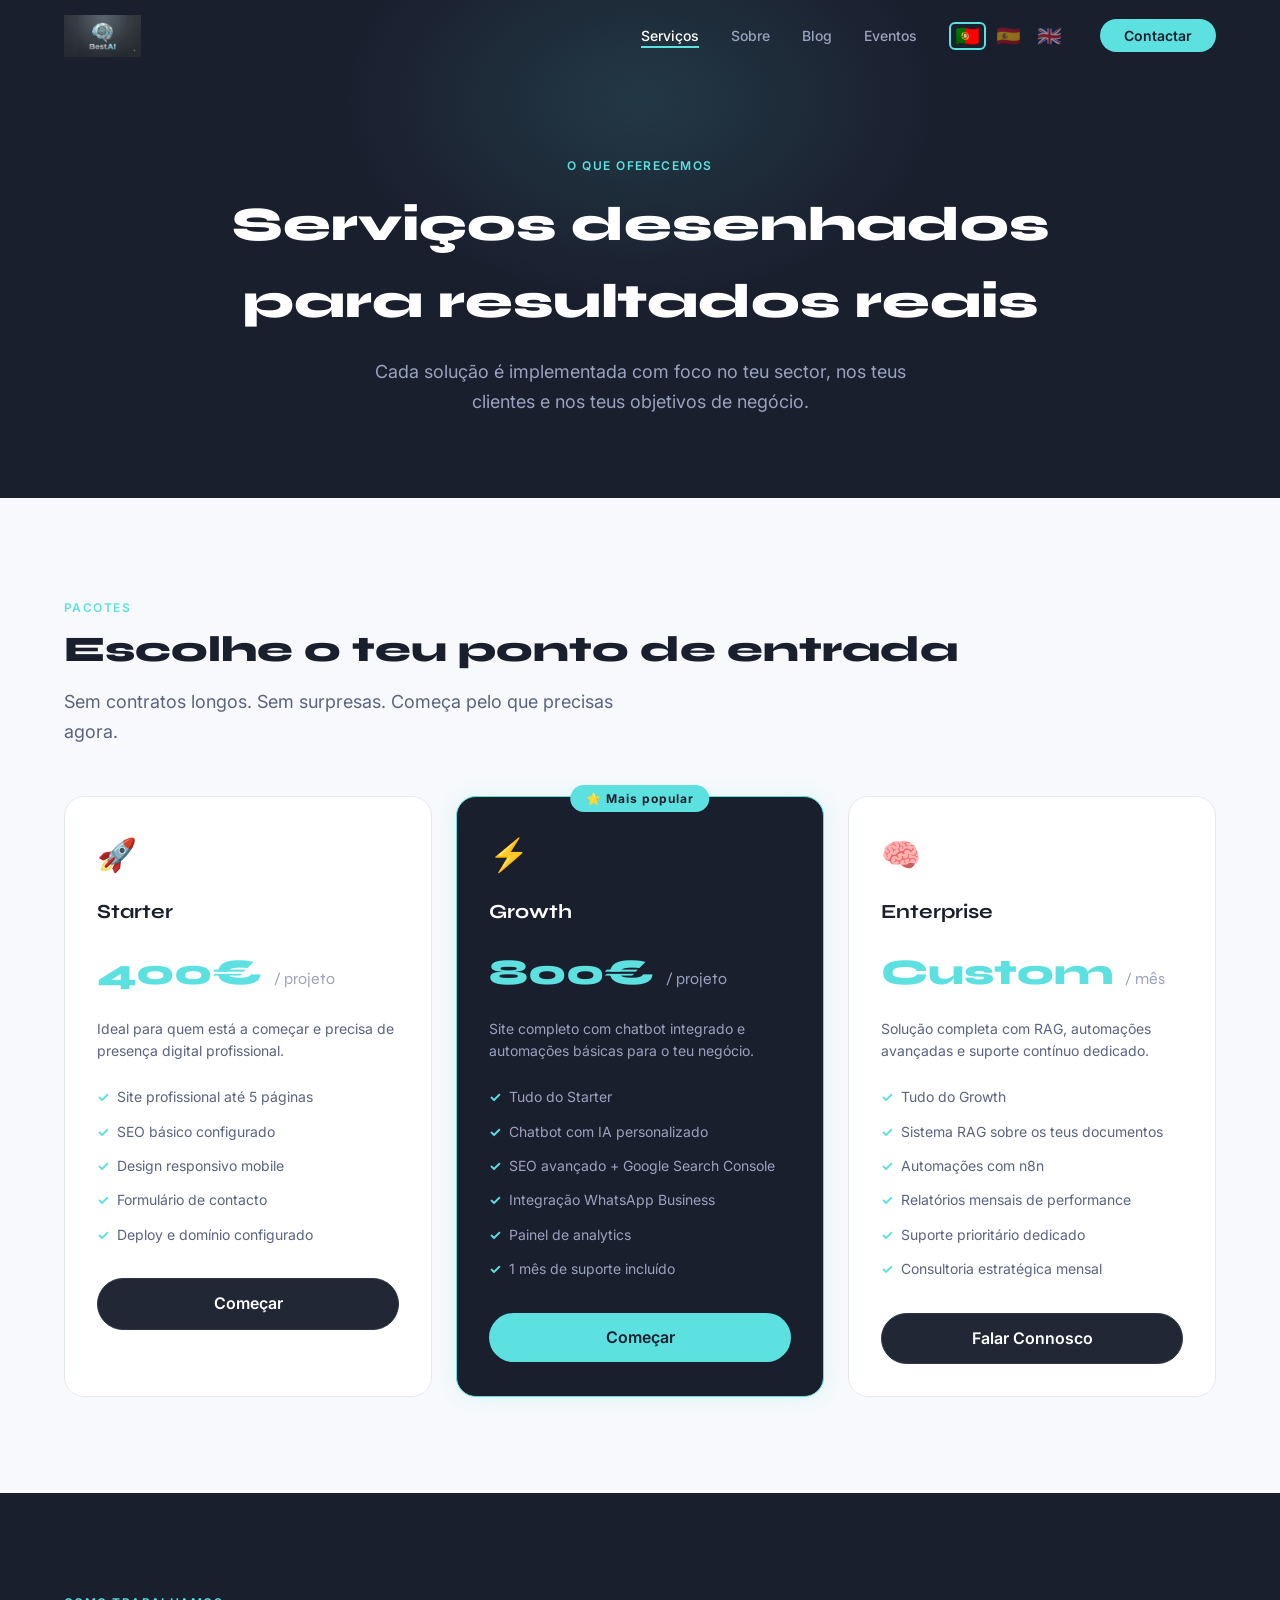
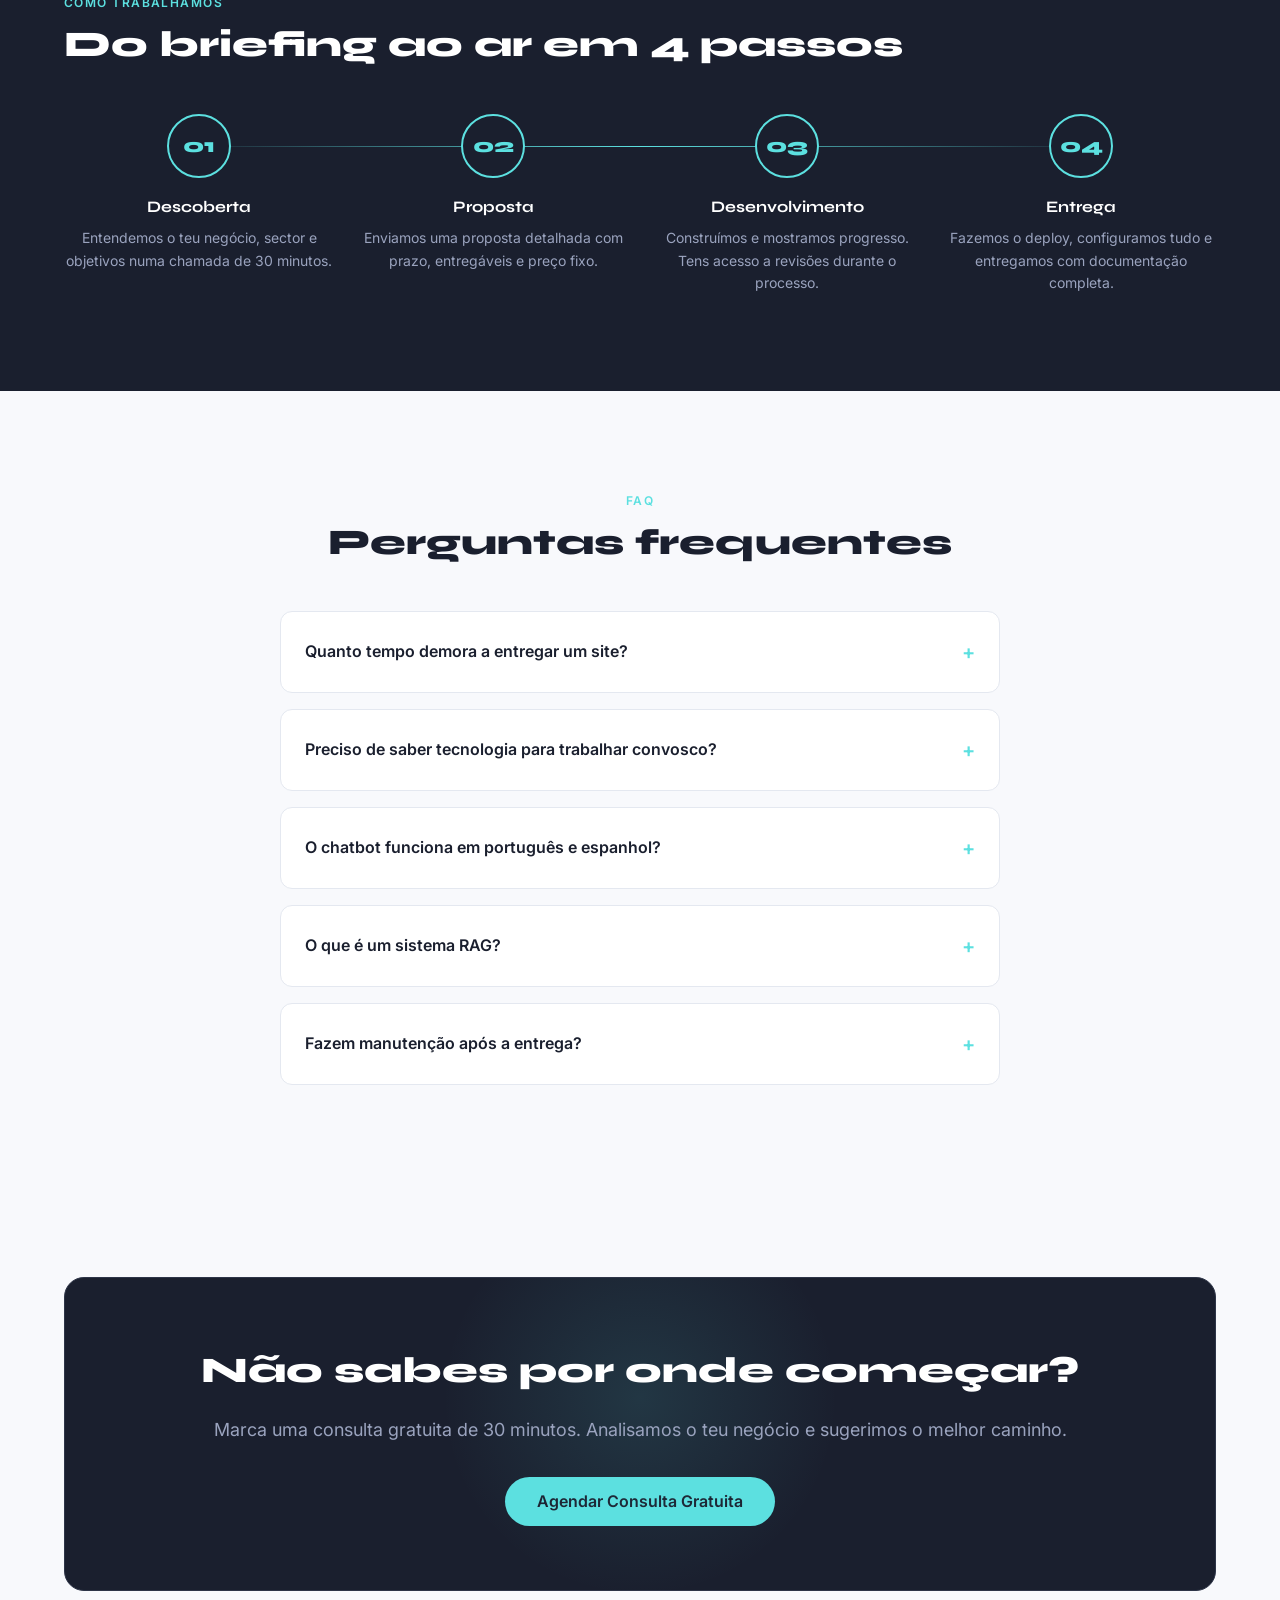
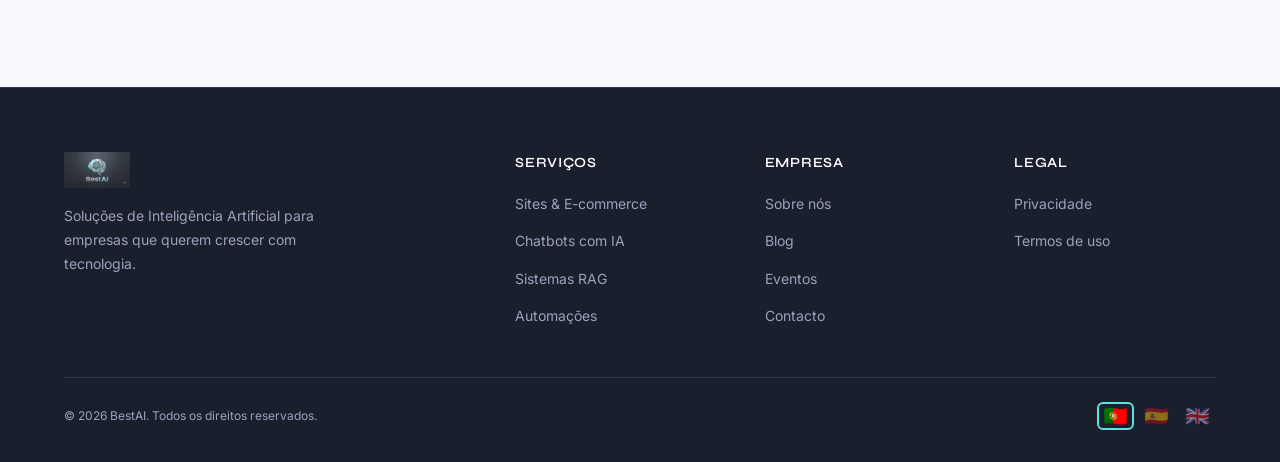
<file: pages/servicos.html>
<!DOCTYPE html>
<html lang="pt">
<head>
  <meta charset="UTF-8" />
  <meta name="viewport" content="width=device-width, initial-scale=1.0" />
  <meta name="description" content="BestAI — Serviços de IA: Sites, Chatbots, RAG, Automações e SEO." />
  <title>Serviços — BestAI</title>
  <link rel="icon" type="image/png" href="../assets/images/logo.png" />
  <link rel="stylesheet" href="../assets/css/style.css" />
  <style>
    .page-hero {
      background: var(--color-dark-bg);
      padding: calc(var(--nav-height) + var(--space-20)) 0 var(--space-20);
      position: relative;
      overflow: hidden;
      text-align: center;
    }
    .page-hero::before {
      content: '';
      position: absolute;
      top: -100px; left: 50%;
      transform: translateX(-50%);
      width: 600px; height: 400px;
      background: radial-gradient(ellipse, rgba(92,224,224,0.13) 0%, transparent 70%);
      pointer-events: none;
    }
    .page-hero__eyebrow {
      display: inline-block;
      font-size: var(--text-xs);
      font-weight: var(--weight-semibold);
      letter-spacing: 0.12em;
      text-transform: uppercase;
      color: var(--color-cyan);
      margin-bottom: var(--space-3);
    }
    .page-hero__title {
      font-family: var(--font-display);
      font-size: var(--text-5xl);
      font-weight: var(--weight-black);
      color: var(--color-text-light);
      margin-bottom: var(--space-4);
      position: relative;
    }
    .page-hero__subtitle {
      font-size: var(--text-lg);
      color: var(--color-text-muted);
      max-width: 540px;
      margin: 0 auto;
      line-height: 1.7;
    }
    .pricing__grid {
      display: grid;
      grid-template-columns: repeat(3, 1fr);
      gap: var(--space-6);
      margin-top: var(--space-12);
    }
    .pricing-card {
      background: var(--color-light-surface);
      border: 1px solid var(--color-light-border);
      border-radius: var(--radius-lg);
      padding: var(--space-8);
      transition: box-shadow var(--transition-normal), transform var(--transition-normal), border-color var(--transition-normal);
      position: relative;
    }
    .pricing-card:hover {
      box-shadow: var(--shadow-lg);
      transform: translateY(-4px);
      border-color: var(--color-cyan);
    }
    .pricing-card--featured {
      background: var(--color-dark-bg);
      border-color: var(--color-cyan);
      color: var(--color-text-light);
      box-shadow: var(--shadow-cyan);
    }
    .pricing-card--featured:hover {
      transform: translateY(-6px);
      box-shadow: 0 0 40px rgba(92,224,224,0.25);
    }
    .pricing-card__badge {
      position: absolute;
      top: -12px; left: 50%;
      transform: translateX(-50%);
      background: var(--color-cyan);
      color: var(--color-dark-bg);
      font-size: var(--text-xs);
      font-weight: var(--weight-bold);
      padding: 4px 16px;
      border-radius: var(--radius-full);
      white-space: nowrap;
      letter-spacing: 0.08em;
    }
    .pricing-card__icon { font-size: 2rem; margin-bottom: var(--space-4); }
    .pricing-card__title {
      font-family: var(--font-display);
      font-size: var(--text-xl);
      font-weight: var(--weight-bold);
      margin-bottom: var(--space-2);
    }
    .pricing-card__price {
      font-family: var(--font-display);
      font-size: var(--text-4xl);
      font-weight: var(--weight-black);
      color: var(--color-cyan);
      margin: var(--space-4) 0;
    }
    .pricing-card__price span {
      font-size: var(--text-base);
      font-weight: var(--weight-regular);
      color: var(--color-text-muted);
    }
    .pricing-card__desc {
      font-size: var(--text-sm);
      color: var(--color-text-secondary);
      margin-bottom: var(--space-6);
      line-height: 1.6;
    }
    .pricing-card--featured .pricing-card__desc { color: var(--color-text-muted); }
    .pricing-card__features {
      display: flex;
      flex-direction: column;
      gap: var(--space-3);
      margin-bottom: var(--space-8);
    }
    .pricing-card__feature {
      display: flex;
      align-items: center;
      gap: var(--space-2);
      font-size: var(--text-sm);
      color: var(--color-text-secondary);
    }
    .pricing-card--featured .pricing-card__feature { color: var(--color-text-muted); }
    .pricing-card__feature::before {
      content: '✓';
      color: var(--color-cyan);
      font-weight: var(--weight-bold);
      flex-shrink: 0;
    }
    .process__steps {
      display: grid;
      grid-template-columns: repeat(4, 1fr);
      gap: var(--space-6);
      margin-top: var(--space-12);
      position: relative;
    }
    .process__steps::before {
      content: '';
      position: absolute;
      top: 32px; left: 10%;
      width: 80%; height: 1px;
      background: linear-gradient(90deg, transparent, var(--color-cyan), transparent);
    }
    .process-step { text-align: center; position: relative; }
    .process-step__number {
      width: 64px; height: 64px;
      background: var(--color-dark-bg);
      border: 2px solid var(--color-cyan);
      border-radius: 50%;
      display: flex;
      align-items: center;
      justify-content: center;
      font-family: var(--font-display);
      font-size: var(--text-xl);
      font-weight: var(--weight-black);
      color: var(--color-cyan);
      margin: 0 auto var(--space-4);
      position: relative;
      z-index: 1;
    }
    .process-step__title {
      font-family: var(--font-display);
      font-size: var(--text-base);
      font-weight: var(--weight-bold);
      color: var(--color-text-light);
      margin-bottom: var(--space-2);
    }
    .process-step__text { font-size: var(--text-sm); color: var(--color-text-muted); line-height: 1.6; }
    .faq__list {
      max-width: 720px;
      margin: var(--space-12) auto 0;
      display: flex;
      flex-direction: column;
      gap: var(--space-4);
    }
    .faq-item {
      background: var(--color-light-surface);
      border: 1px solid var(--color-light-border);
      border-radius: var(--radius-md);
      overflow: hidden;
    }
    .faq-item__question {
      padding: var(--space-6);
      font-weight: var(--weight-semibold);
      cursor: pointer;
      display: flex;
      justify-content: space-between;
      align-items: center;
      transition: color var(--transition-fast);
      user-select: none;
    }
    .faq-item__question:hover { color: var(--color-cyan); }
    .faq-item__question::after {
      content: '+';
      font-size: var(--text-xl);
      color: var(--color-cyan);
      transition: transform var(--transition-normal);
      flex-shrink: 0;
    }
    .faq-item.open .faq-item__question::after { transform: rotate(45deg); }
    .faq-item__answer {
      max-height: 0;
      overflow: hidden;
      transition: max-height var(--transition-slow), padding var(--transition-normal);
      font-size: var(--text-sm);
      color: var(--color-text-secondary);
      line-height: 1.7;
      padding: 0 var(--space-6);
    }
    .faq-item.open .faq-item__answer { max-height: 200px; padding: 0 var(--space-6) var(--space-6); }
    @media (max-width: 768px) {
      .page-hero__title { font-size: var(--text-3xl); }
      .pricing__grid { grid-template-columns: 1fr; }
      .process__steps { grid-template-columns: 1fr 1fr; }
      .process__steps::before { display: none; }
    }
    @media (max-width: 480px) { .process__steps { grid-template-columns: 1fr; } }
  </style>
</head>
<body>

  <nav class="navbar scrolled">
    <div class="container">
      <a href="../index.html" class="navbar__logo">
        <img src="../assets/images/logo.png" alt="BestAI" />
      </a>
      <ul class="navbar__links">
        <li><a href="servicos.html" class="active" data-i18n="nav_services">Serviços</a></li>
        <li><a href="sobre.html"    data-i18n="nav_about">Sobre</a></li>
        <li><a href="blog.html"     data-i18n="nav_blog">Blog</a></li>
        <li><a href="eventos.html"  data-i18n="nav_events">Eventos</a></li>
        <li>
          <div class="lang-switcher">
            <button class="lang-btn active" data-lang="pt" title="Português">🇵🇹</button>
            <button class="lang-btn" data-lang="es" title="Español">🇪🇸</button>
            <button class="lang-btn" data-lang="en" title="English">🇬🇧</button>
          </div>
        </li>
        <li><a href="../index.html#contacto" class="navbar__cta" data-i18n="nav_contact">Contactar</a></li>
      </ul>
      <div class="navbar__toggle"><span></span><span></span><span></span></div>
    </div>
  </nav>

  <section class="page-hero">
    <div class="container">
      <span class="page-hero__eyebrow" data-i18n="pg_svc_eyebrow">O que oferecemos</span>
      <h1 class="page-hero__title" data-i18n="pg_svc_title">Serviços desenhados<br>para resultados reais</h1>
      <p class="page-hero__subtitle" data-i18n="pg_svc_subtitle">Cada solução é implementada com foco no teu sector, nos teus clientes e nos teus objetivos de negócio.</p>
    </div>
  </section>

  <section class="section section--light">
    <div class="container">
      <div class="section__header">
        <span class="section__eyebrow" data-i18n="pkg_eyebrow">Pacotes</span>
        <h2 class="section__title" data-i18n="pkg_title">Escolhe o teu ponto de entrada</h2>
        <p class="section__subtitle" data-i18n="pkg_subtitle">Sem contratos longos. Sem surpresas. Começa pelo que precisas agora.</p>
      </div>

      <div class="pricing__grid">

        <div class="pricing-card">
          <div class="pricing-card__icon">🚀</div>
          <h3 class="pricing-card__title" data-i18n="pkg_1_name">Starter</h3>
          <div class="pricing-card__price">400€ <span>/ projeto</span></div>
          <p class="pricing-card__desc" data-i18n="pkg_1_desc">Ideal para quem está a começar e precisa de presença digital profissional.</p>
          <ul class="pricing-card__features">
            <li class="pricing-card__feature" data-i18n="pkg_1_f1">Site profissional até 5 páginas</li>
            <li class="pricing-card__feature" data-i18n="pkg_1_f2">SEO básico configurado</li>
            <li class="pricing-card__feature" data-i18n="pkg_1_f3">Design responsivo mobile</li>
            <li class="pricing-card__feature" data-i18n="pkg_1_f4">Formulário de contacto</li>
            <li class="pricing-card__feature" data-i18n="pkg_1_f5">Deploy e domínio configurado</li>
          </ul>
          <a href="../index.html#contacto" class="btn btn--dark" style="width:100%;justify-content:center;" data-i18n="pkg_1_btn">Começar</a>
        </div>

        <div class="pricing-card pricing-card--featured">
          <div class="pricing-card__badge" data-i18n="pkg_2_badge">⭐ Mais popular</div>
          <div class="pricing-card__icon">⚡</div>
          <h3 class="pricing-card__title" data-i18n="pkg_2_name">Growth</h3>
          <div class="pricing-card__price">800€ <span>/ projeto</span></div>
          <p class="pricing-card__desc" data-i18n="pkg_2_desc">Site completo com chatbot integrado e automações básicas para o teu negócio.</p>
          <ul class="pricing-card__features">
            <li class="pricing-card__feature" data-i18n="pkg_2_f1">Tudo do Starter</li>
            <li class="pricing-card__feature" data-i18n="pkg_2_f2">Chatbot com IA personalizado</li>
            <li class="pricing-card__feature" data-i18n="pkg_2_f3">SEO avançado + Google Search Console</li>
            <li class="pricing-card__feature" data-i18n="pkg_2_f4">Integração WhatsApp Business</li>
            <li class="pricing-card__feature" data-i18n="pkg_2_f5">Painel de analytics</li>
            <li class="pricing-card__feature" data-i18n="pkg_2_f6">1 mês de suporte incluído</li>
          </ul>
          <a href="../index.html#contacto" class="btn btn--primary" style="width:100%;justify-content:center;" data-i18n="pkg_2_btn">Começar</a>
        </div>

        <div class="pricing-card">
          <div class="pricing-card__icon">🧠</div>
          <h3 class="pricing-card__title" data-i18n="pkg_3_name">Enterprise</h3>
          <div class="pricing-card__price">Custom <span>/ mês</span></div>
          <p class="pricing-card__desc" data-i18n="pkg_3_desc">Solução completa com RAG, automações avançadas e suporte contínuo dedicado.</p>
          <ul class="pricing-card__features">
            <li class="pricing-card__feature" data-i18n="pkg_3_f1">Tudo do Growth</li>
            <li class="pricing-card__feature" data-i18n="pkg_3_f2">Sistema RAG sobre os teus documentos</li>
            <li class="pricing-card__feature" data-i18n="pkg_3_f3">Automações com n8n</li>
            <li class="pricing-card__feature" data-i18n="pkg_3_f4">Relatórios mensais de performance</li>
            <li class="pricing-card__feature" data-i18n="pkg_3_f5">Suporte prioritário dedicado</li>
            <li class="pricing-card__feature" data-i18n="pkg_3_f6">Consultoria estratégica mensal</li>
          </ul>
          <a href="../index.html#contacto" class="btn btn--dark" style="width:100%;justify-content:center;" data-i18n="pkg_3_btn">Falar Connosco</a>
        </div>

      </div>
    </div>
  </section>

  <section class="section section--dark">
    <div class="container">
      <div class="section__header">
        <span class="section__eyebrow" data-i18n="process_eyebrow">Como trabalhamos</span>
        <h2 class="section__title" data-i18n="process_title">Do briefing ao ar em 4 passos</h2>
      </div>
      <div class="process__steps">
        <div class="process-step">
          <div class="process-step__number">01</div>
          <h3 class="process-step__title" data-i18n="step_1_title">Descoberta</h3>
          <p class="process-step__text"  data-i18n="step_1_text">Entendemos o teu negócio, sector e objetivos numa chamada de 30 minutos.</p>
        </div>
        <div class="process-step">
          <div class="process-step__number">02</div>
          <h3 class="process-step__title" data-i18n="step_2_title">Proposta</h3>
          <p class="process-step__text"  data-i18n="step_2_text">Enviamos uma proposta detalhada com prazo, entregáveis e preço fixo.</p>
        </div>
        <div class="process-step">
          <div class="process-step__number">03</div>
          <h3 class="process-step__title" data-i18n="step_3_title">Desenvolvimento</h3>
          <p class="process-step__text"  data-i18n="step_3_text">Construímos e mostramos progresso. Tens acesso a revisões durante o processo.</p>
        </div>
        <div class="process-step">
          <div class="process-step__number">04</div>
          <h3 class="process-step__title" data-i18n="step_4_title">Entrega</h3>
          <p class="process-step__text"  data-i18n="step_4_text">Fazemos o deploy, configuramos tudo e entregamos com documentação completa.</p>
        </div>
      </div>
    </div>
  </section>

  <section class="section section--light">
    <div class="container">
      <div class="section__header" style="text-align:center;">
        <span class="section__eyebrow" data-i18n="faq_eyebrow">FAQ</span>
        <h2 class="section__title" data-i18n="faq_title">Perguntas frequentes</h2>
      </div>
      <div class="faq__list">
        <div class="faq-item">
          <div class="faq-item__question" data-i18n="faq_1_q">Quanto tempo demora a entregar um site?</div>
          <div class="faq-item__answer"   data-i18n="faq_1_a">Um site Starter demora em média 5 a 7 dias úteis. O pacote Growth entre 10 a 14 dias. Projetos Enterprise têm prazo definido na proposta.</div>
        </div>
        <div class="faq-item">
          <div class="faq-item__question" data-i18n="faq_2_q">Preciso de saber tecnologia para trabalhar convosco?</div>
          <div class="faq-item__answer"   data-i18n="faq_2_a">Não. Tratamos de tudo — desde o design ao deploy. O teu papel é dar-nos contexto sobre o teu negócio e aprovar o resultado.</div>
        </div>
        <div class="faq-item">
          <div class="faq-item__question" data-i18n="faq_3_q">O chatbot funciona em português e espanhol?</div>
          <div class="faq-item__answer"   data-i18n="faq_3_a">Sim. Todos os nossos chatbots são configurados para os idiomas que o teu negócio precisa, incluindo PT, ES e EN.</div>
        </div>
        <div class="faq-item">
          <div class="faq-item__question" data-i18n="faq_4_q">O que é um sistema RAG?</div>
          <div class="faq-item__answer"   data-i18n="faq_4_a">RAG (Retrieval-Augmented Generation) é uma tecnologia que permite à IA responder perguntas com base nos teus próprios documentos — contratos, manuais, legislação — com precisão e sem inventar respostas.</div>
        </div>
        <div class="faq-item">
          <div class="faq-item__question" data-i18n="faq_5_q">Fazem manutenção após a entrega?</div>
          <div class="faq-item__answer"   data-i18n="faq_5_a">Sim. Oferecemos planos de manutenção mensal a partir de 50€/mês, que incluem atualizações, monitorização e suporte técnico.</div>
        </div>
      </div>
    </div>
  </section>

  <section class="section cta-section">
    <div class="container">
      <div class="cta-box">
        <h2 class="cta-box__title"    data-i18n="cta_title_2">Não sabes por onde começar?</h2>
        <p class="cta-box__subtitle"  data-i18n="cta_subtitle_2">Marca uma consulta gratuita de 30 minutos. Analisamos o teu negócio e sugerimos o melhor caminho.</p>
        <a href="mailto:solutionbestai@gmail.com" class="btn btn--primary" data-i18n="cta_button">Agendar Consulta Gratuita</a>
      </div>
    </div>
  </section>

  <footer class="footer">
    <div class="container">
      <div class="footer__grid">
        <div class="footer__brand">
          <img src="../assets/images/logo.png" alt="BestAI" />
          <p data-i18n="footer_desc">Soluções de Inteligência Artificial para empresas que querem crescer com tecnologia.</p>
        </div>
        <div class="footer__col">
          <h4 data-i18n="footer_services">Serviços</h4>
          <ul>
            <li><a href="servicos.html">Sites & E-commerce</a></li>
            <li><a href="servicos.html">Chatbots com IA</a></li>
            <li><a href="servicos.html">Sistemas RAG</a></li>
            <li><a href="servicos.html">Automações</a></li>
          </ul>
        </div>
        <div class="footer__col">
          <h4 data-i18n="footer_company">Empresa</h4>
          <ul>
            <li><a href="sobre.html"   data-i18n="footer_about">Sobre nós</a></li>
            <li><a href="blog.html"    data-i18n="footer_blog">Blog</a></li>
            <li><a href="eventos.html" data-i18n="footer_events">Eventos</a></li>
            <li><a href="../index.html#contacto" data-i18n="footer_contact">Contacto</a></li>
          </ul>
        </div>
        <div class="footer__col">
          <h4 data-i18n="footer_legal">Legal</h4>
          <ul>
            <li><a href="#" data-i18n="footer_privacy">Privacidade</a></li>
            <li><a href="#" data-i18n="footer_terms">Termos de uso</a></li>
          </ul>
        </div>
      </div>
      <div class="footer__bottom">
        <span>© 2026 BestAI. <span data-i18n="footer_rights">Todos os direitos reservados.</span></span>
        <div class="lang-switcher">
          <button class="lang-btn active" data-lang="pt" title="Português">🇵🇹</button>
          <button class="lang-btn" data-lang="es" title="Español">🇪🇸</button>
          <button class="lang-btn" data-lang="en" title="English">🇬🇧</button>
        </div>
      </div>
    </div>
  </footer>

  <script src="../assets/js/i18n.js"></script>
  <script src="../assets/js/main.js"></script>
  <script>
    document.querySelectorAll('.faq-item__question').forEach(q => {
      q.addEventListener('click', () => {
        const item = q.parentElement;
        const wasOpen = item.classList.contains('open');
        document.querySelectorAll('.faq-item').forEach(i => i.classList.remove('open'));
        if (!wasOpen) item.classList.add('open');
      });
    });
  </script>
</body>
</html>
</file>
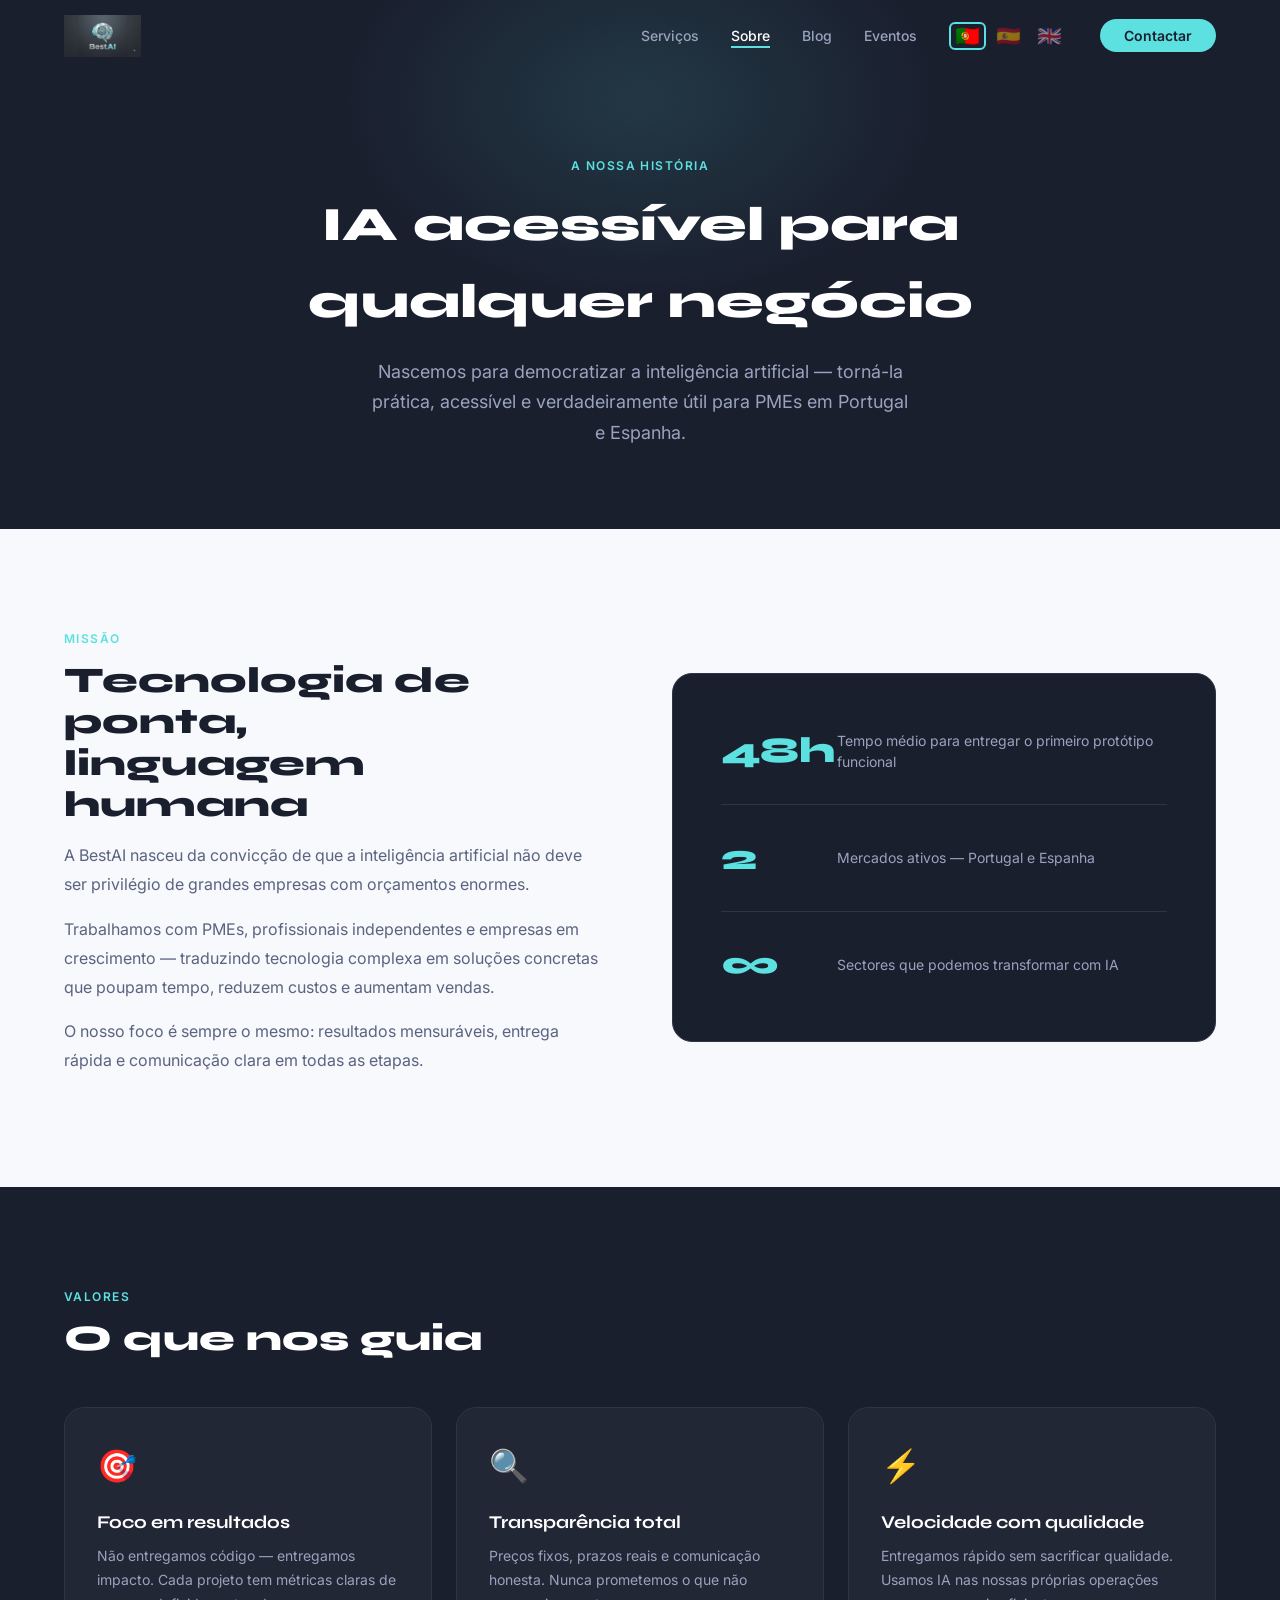
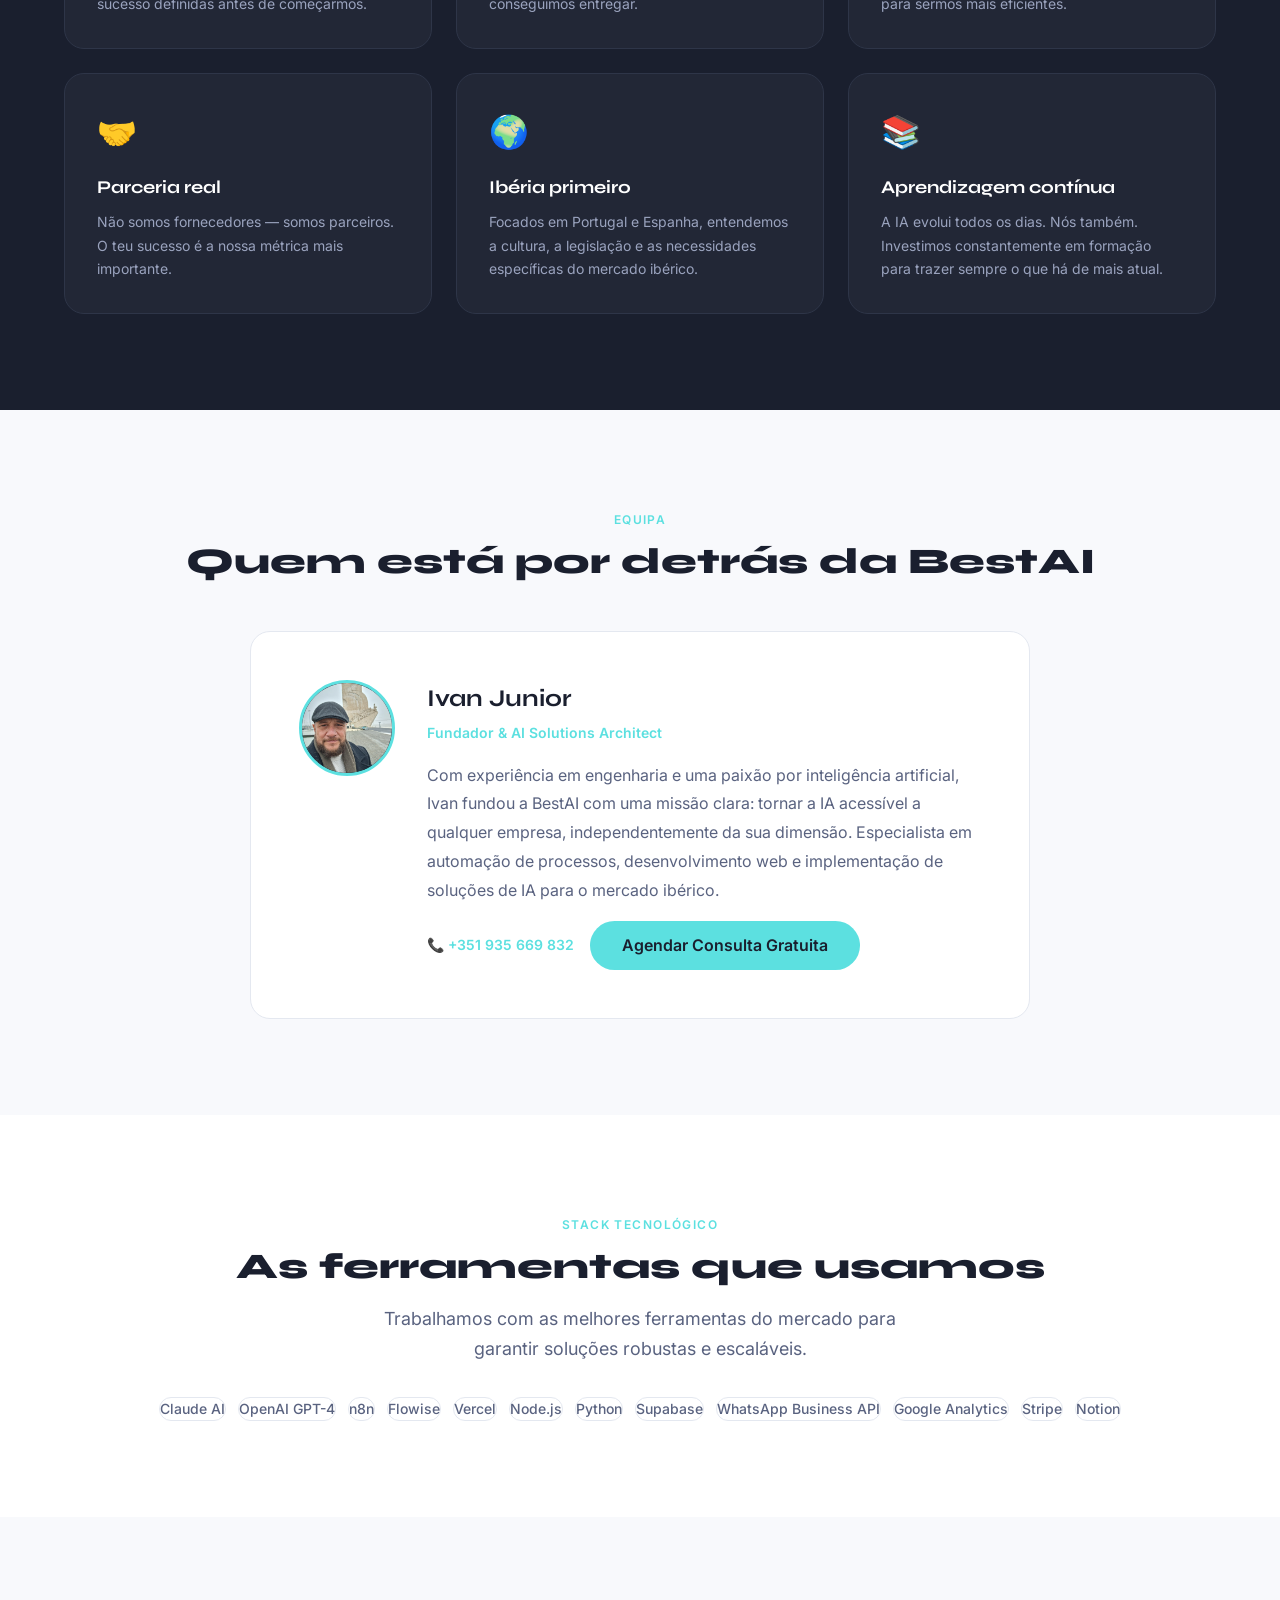
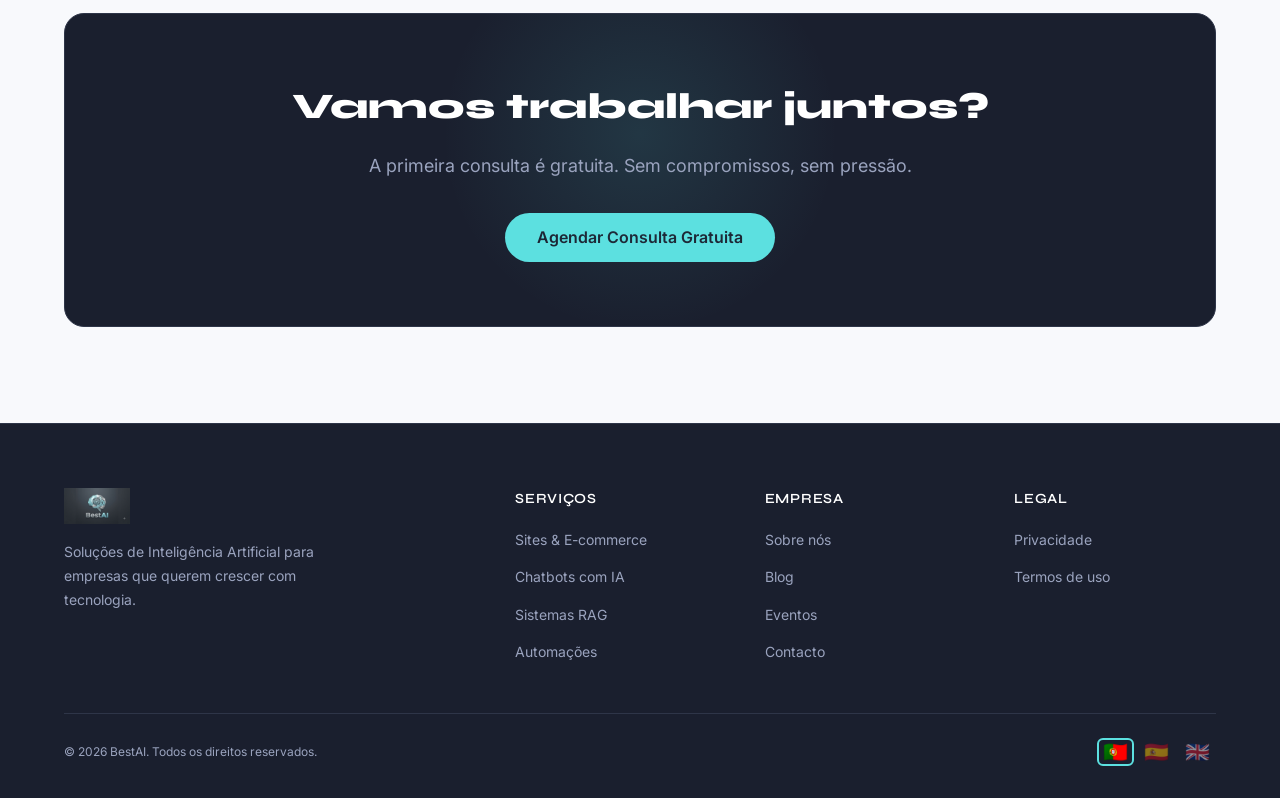
<file: pages/sobre.html>
<!DOCTYPE html>
<html lang="pt">
<head>
  <meta charset="UTF-8" />
  <meta name="viewport" content="width=device-width, initial-scale=1.0" />
  <meta name="description" content="BestAI — Quem somos, a nossa missão e os valores que nos guiam." />
  <title>Sobre — BestAI</title>
  <link rel="icon" type="image/png" href="../assets/images/logo.png" />
  <link rel="stylesheet" href="../assets/css/style.css" />
  <style>
    .page-hero {
      background: var(--color-dark-bg);
      padding: calc(var(--nav-height) + var(--space-20)) 0 var(--space-20);
      position: relative; overflow: hidden; text-align: center;
    }
    .page-hero::before {
      content: ''; position: absolute; top: -100px; left: 50%;
      transform: translateX(-50%); width: 600px; height: 400px;
      background: radial-gradient(ellipse, rgba(92,224,224,0.13) 0%, transparent 70%);
      pointer-events: none;
    }
    .page-hero__eyebrow {
      display: inline-block; font-size: var(--text-xs); font-weight: var(--weight-semibold);
      letter-spacing: 0.12em; text-transform: uppercase; color: var(--color-cyan); margin-bottom: var(--space-3);
    }
    .page-hero__title {
      font-family: var(--font-display); font-size: var(--text-5xl); font-weight: var(--weight-black);
      color: var(--color-text-light); margin-bottom: var(--space-4); position: relative;
    }
    .page-hero__subtitle {
      font-size: var(--text-lg); color: var(--color-text-muted);
      max-width: 540px; margin: 0 auto; line-height: 1.7;
    }
    .mission__grid {
      display: grid; grid-template-columns: 1fr 1fr;
      gap: var(--space-16); align-items: center;
    }
    .mission__text p {
      font-size: var(--text-base); color: var(--color-text-secondary);
      line-height: 1.8; margin-bottom: var(--space-4);
    }
    .mission__visual {
      background: var(--color-dark-bg); border: 1px solid var(--color-dark-border);
      border-radius: var(--radius-lg); padding: var(--space-12);
      display: flex; flex-direction: column; gap: var(--space-6);
    }
    .mission__stat { display: flex; align-items: center; gap: var(--space-4); }
    .mission__stat-value {
      font-family: var(--font-display); font-size: var(--text-4xl);
      font-weight: var(--weight-black); color: var(--color-cyan); min-width: 100px;
    }
    .mission__stat-label { font-size: var(--text-sm); color: var(--color-text-muted); line-height: 1.5; }
    .mission__stat-divider { height: 1px; background: var(--color-dark-border); }
    .values__grid {
      display: grid; grid-template-columns: repeat(3, 1fr);
      gap: var(--space-6); margin-top: var(--space-12);
    }
    .value-card {
      background: var(--color-dark-surface); border: 1px solid var(--color-dark-border);
      border-radius: var(--radius-lg); padding: var(--space-8);
      transition: border-color var(--transition-normal), box-shadow var(--transition-normal);
    }
    .value-card:hover { border-color: var(--color-cyan); box-shadow: var(--shadow-cyan); }
    .value-card__icon { font-size: 2rem; margin-bottom: var(--space-4); }
    .value-card__title {
      font-family: var(--font-display); font-size: var(--text-lg);
      font-weight: var(--weight-bold); color: var(--color-text-light); margin-bottom: var(--space-2);
    }
    .value-card__text { font-size: var(--text-sm); color: var(--color-text-muted); line-height: 1.7; }
    .founder__card {
      max-width: 780px; margin: var(--space-12) auto 0;
      background: var(--color-light-surface); border: 1px solid var(--color-light-border);
      border-radius: var(--radius-lg); padding: var(--space-12);
      display: grid; grid-template-columns: auto 1fr;
      gap: var(--space-8); align-items: start;
    }
    .founder__avatar {
      width: 96px; height: 96px; border-radius: 50%;
      background: var(--color-dark-bg); border: 3px solid var(--color-cyan);
      display: flex; align-items: center; justify-content: center;
      font-size: 2.5rem; flex-shrink: 0;
    }
    .founder__name { font-family: var(--font-display); font-size: var(--text-2xl); font-weight: var(--weight-bold); margin-bottom: var(--space-1); }
    .founder__role { font-size: var(--text-sm); color: var(--color-cyan); font-weight: var(--weight-semibold); margin-bottom: var(--space-4); }
    .founder__bio { font-size: var(--text-base); color: var(--color-text-secondary); line-height: 1.8; }
    .tools__grid {
      display: flex; flex-wrap: wrap; gap: var(--space-3);
      margin-top: var(--space-8); justify-content: center;
    }
    .tool-tag {
      background: var(--color-light-surface); border: 1px solid var(--color-light-border);
      border-radius: var(--radius-full); padding: var(--space-2) var(--space-5);
      font-size: var(--text-sm); font-weight: var(--weight-medium); color: var(--color-text-secondary);
      transition: border-color var(--transition-fast), color var(--transition-fast);
    }
    .tool-tag:hover { border-color: var(--color-cyan); color: var(--color-cyan); }
    @media (max-width: 768px) {
      .page-hero__title { font-size: var(--text-3xl); }
      .mission__grid { grid-template-columns: 1fr; }
      .values__grid { grid-template-columns: 1fr; }
      .founder__card { grid-template-columns: 1fr; text-align: center; }
      .founder__avatar { margin: 0 auto; }
    }
  </style>
</head>
<body>

  <nav class="navbar scrolled">
    <div class="container">
      <a href="../index.html" class="navbar__logo">
        <img src="../assets/images/logo.png" alt="BestAI" />
      </a>
      <ul class="navbar__links">
        <li><a href="servicos.html" data-i18n="nav_services">Serviços</a></li>
        <li><a href="sobre.html" class="active" data-i18n="nav_about">Sobre</a></li>
        <li><a href="blog.html"    data-i18n="nav_blog">Blog</a></li>
        <li><a href="eventos.html" data-i18n="nav_events">Eventos</a></li>
        <li>
          <div class="lang-switcher">
            <button class="lang-btn active" data-lang="pt" title="Português">🇵🇹</button>
            <button class="lang-btn" data-lang="es" title="Español">🇪🇸</button>
            <button class="lang-btn" data-lang="en" title="English">🇬🇧</button>
          </div>
        </li>
        <li><a href="../index.html#contacto" class="navbar__cta" data-i18n="nav_contact">Contactar</a></li>
      </ul>
      <div class="navbar__toggle"><span></span><span></span><span></span></div>
    </div>
  </nav>

  <section class="page-hero">
    <div class="container">
      <span class="page-hero__eyebrow" data-i18n="pg_about_eyebrow">A nossa história</span>
      <h1 class="page-hero__title" data-i18n="pg_about_title">IA acessível para<br>qualquer negócio</h1>
      <p class="page-hero__subtitle" data-i18n="pg_about_subtitle">Nascemos para democratizar a inteligência artificial — torná-la prática, acessível e verdadeiramente útil para PMEs em Portugal e Espanha.</p>
    </div>
  </section>

  <section class="section section--light">
    <div class="container">
      <div class="mission__grid">
        <div class="mission__text">
          <span class="section__eyebrow" data-i18n="mission_eyebrow">Missão</span>
          <h2 class="section__title" data-i18n="mission_title">Tecnologia de ponta,<br>linguagem humana</h2>
          <p data-i18n="mission_p1">A BestAI nasceu da convicção de que a inteligência artificial não deve ser privilégio de grandes empresas com orçamentos enormes.</p>
          <p data-i18n="mission_p2">Trabalhamos com PMEs, profissionais independentes e empresas em crescimento — traduzindo tecnologia complexa em soluções concretas que poupam tempo, reduzem custos e aumentam vendas.</p>
          <p data-i18n="mission_p3">O nosso foco é sempre o mesmo: resultados mensuráveis, entrega rápida e comunicação clara em todas as etapas.</p>
        </div>
        <div class="mission__visual">
          <div class="mission__stat">
            <span class="mission__stat-value">48h</span>
            <span class="mission__stat-label" data-i18n="mission_stat_1">Tempo médio para entregar o primeiro protótipo funcional</span>
          </div>
          <div class="mission__stat-divider"></div>
          <div class="mission__stat">
            <span class="mission__stat-value">2</span>
            <span class="mission__stat-label" data-i18n="mission_stat_2">Mercados ativos — Portugal e Espanha</span>
          </div>
          <div class="mission__stat-divider"></div>
          <div class="mission__stat">
            <span class="mission__stat-value">∞</span>
            <span class="mission__stat-label" data-i18n="mission_stat_3">Sectores que podemos transformar com IA</span>
          </div>
        </div>
      </div>
    </div>
  </section>

  <section class="section section--dark">
    <div class="container">
      <div class="section__header">
        <span class="section__eyebrow" data-i18n="values_eyebrow">Valores</span>
        <h2 class="section__title" data-i18n="values_title">O que nos guia</h2>
      </div>
      <div class="values__grid">
        <div class="value-card">
          <div class="value-card__icon">🎯</div>
          <h3 class="value-card__title" data-i18n="val_1_title">Foco em resultados</h3>
          <p class="value-card__text"  data-i18n="val_1_text">Não entregamos código — entregamos impacto. Cada projeto tem métricas claras de sucesso definidas antes de começarmos.</p>
        </div>
        <div class="value-card">
          <div class="value-card__icon">🔍</div>
          <h3 class="value-card__title" data-i18n="val_2_title">Transparência total</h3>
          <p class="value-card__text"  data-i18n="val_2_text">Preços fixos, prazos reais e comunicação honesta. Nunca prometemos o que não conseguimos entregar.</p>
        </div>
        <div class="value-card">
          <div class="value-card__icon">⚡</div>
          <h3 class="value-card__title" data-i18n="val_3_title">Velocidade com qualidade</h3>
          <p class="value-card__text"  data-i18n="val_3_text">Entregamos rápido sem sacrificar qualidade. Usamos IA nas nossas próprias operações para sermos mais eficientes.</p>
        </div>
        <div class="value-card">
          <div class="value-card__icon">🤝</div>
          <h3 class="value-card__title" data-i18n="val_4_title">Parceria real</h3>
          <p class="value-card__text"  data-i18n="val_4_text">Não somos fornecedores — somos parceiros. O teu sucesso é a nossa métrica mais importante.</p>
        </div>
        <div class="value-card">
          <div class="value-card__icon">🌍</div>
          <h3 class="value-card__title" data-i18n="val_5_title">Ibéria primeiro</h3>
          <p class="value-card__text"  data-i18n="val_5_text">Focados em Portugal e Espanha, entendemos a cultura, a legislação e as necessidades específicas do mercado ibérico.</p>
        </div>
        <div class="value-card">
          <div class="value-card__icon">📚</div>
          <h3 class="value-card__title" data-i18n="val_6_title">Aprendizagem contínua</h3>
          <p class="value-card__text"  data-i18n="val_6_text">A IA evolui todos os dias. Nós também. Investimos constantemente em formação para trazer sempre o que há de mais atual.</p>
        </div>
      </div>
    </div>
  </section>

  <section class="section section--light">
    <div class="container">
      <div class="section__header" style="text-align:center;">
        <span class="section__eyebrow" data-i18n="team_eyebrow">Equipa</span>
        <h2 class="section__title" data-i18n="team_title">Quem está por detrás da BestAI</h2>
      </div>
      <div class="founder__card">
        <div class="founder__avatar">
          <img src="../assets/images/ivan.jpg" alt="Ivan Junior" style="width:100%;height:100%;object-fit:cover;border-radius:50%;" />
        </div>
        <div>
          <h3 class="founder__name">Ivan Junior</h3>
          <p class="founder__role" data-i18n="founder_role">Fundador & AI Solutions Architect</p>
          <p class="founder__bio" data-i18n="founder_bio">Com experiência em engenharia e uma paixão por inteligência artificial, Ivan fundou a BestAI com uma missão clara: tornar a IA acessível a qualquer empresa, independentemente da sua dimensão.</p>
          <div style="display:flex;gap:var(--space-4);margin-top:var(--space-4);flex-wrap:wrap;">
            <a href="tel:+351935669832" style="display:flex;align-items:center;gap:6px;font-size:var(--text-sm);color:var(--color-cyan);font-weight:var(--weight-semibold);">📞 +351 935 669 832</a>
            <a href="mailto:solutionbestai@gmail.com" class="btn btn--primary" data-i18n="cta_button">Agendar Consulta Gratuita</a>
          </div>
        </div>
      </div>
  </section>

  <section class="section section--surface">
    <div class="container" style="text-align:center;">
      <span class="section__eyebrow" data-i18n="tools_eyebrow">Stack tecnológico</span>
      <h2 class="section__title" data-i18n="tools_title">As ferramentas que usamos</h2>
      <p class="section__subtitle" style="margin:0 auto var(--space-8);" data-i18n="tools_subtitle">Trabalhamos com as melhores ferramentas do mercado para garantir soluções robustas e escaláveis.</p>
      <div class="tools__grid">
        <span class="tool-tag">Claude AI</span>
        <span class="tool-tag">OpenAI GPT-4</span>
        <span class="tool-tag">n8n</span>
        <span class="tool-tag">Flowise</span>
        <span class="tool-tag">Vercel</span>
        <span class="tool-tag">Node.js</span>
        <span class="tool-tag">Python</span>
        <span class="tool-tag">Supabase</span>
        <span class="tool-tag">WhatsApp Business API</span>
        <span class="tool-tag">Google Analytics</span>
        <span class="tool-tag">Stripe</span>
        <span class="tool-tag">Notion</span>
      </div>
    </div>
  </section>

  <section class="section cta-section">
    <div class="container">
      <div class="cta-box">
        <h2 class="cta-box__title"   data-i18n="cta_title_3">Vamos trabalhar juntos?</h2>
        <p class="cta-box__subtitle" data-i18n="cta_subtitle_3">A primeira consulta é gratuita. Sem compromissos, sem pressão.</p>
        <a href="mailto:hello@bestai.pt" class="btn btn--primary" data-i18n="cta_btn_generic">Agendar Consulta Gratuita</a>
      </div>
    </div>
  </section>

  <footer class="footer">
    <div class="container">
      <div class="footer__grid">
        <div class="footer__brand">
          <img src="../assets/images/logo.png" alt="BestAI" />
          <p data-i18n="footer_desc">Soluções de Inteligência Artificial para empresas que querem crescer com tecnologia.</p>
        </div>
        <div class="footer__col">
          <h4 data-i18n="footer_services">Serviços</h4>
          <ul>
            <li><a href="servicos.html">Sites & E-commerce</a></li>
            <li><a href="servicos.html">Chatbots com IA</a></li>
            <li><a href="servicos.html">Sistemas RAG</a></li>
            <li><a href="servicos.html">Automações</a></li>
          </ul>
        </div>
        <div class="footer__col">
          <h4 data-i18n="footer_company">Empresa</h4>
          <ul>
            <li><a href="sobre.html"   data-i18n="footer_about">Sobre nós</a></li>
            <li><a href="blog.html"    data-i18n="footer_blog">Blog</a></li>
            <li><a href="eventos.html" data-i18n="footer_events">Eventos</a></li>
            <li><a href="../index.html#contacto" data-i18n="footer_contact">Contacto</a></li>
          </ul>
        </div>
        <div class="footer__col">
          <h4 data-i18n="footer_legal">Legal</h4>
          <ul>
            <li><a href="#" data-i18n="footer_privacy">Privacidade</a></li>
            <li><a href="#" data-i18n="footer_terms">Termos de uso</a></li>
          </ul>
        </div>
      </div>
      <div class="footer__bottom">
        <span>© 2026 BestAI. <span data-i18n="footer_rights">Todos os direitos reservados.</span></span>
        <div class="lang-switcher">
          <button class="lang-btn active" data-lang="pt" title="Português">🇵🇹</button>
          <button class="lang-btn" data-lang="es" title="Español">🇪🇸</button>
          <button class="lang-btn" data-lang="en" title="English">🇬🇧</button>
        </div>
      </div>
    </div>
  </footer>

  <script src="../assets/js/i18n.js"></script>
  <script src="../assets/js/main.js"></script>
</body>
</html>
</file>
<file: assets/css/style.css>
/* ============================================
   BESTAI — GLOBAL STYLES
   ============================================ */

   @import url('https://fonts.googleapis.com/css2?family=Syne:wght@400;600;700;800&family=Inter:wght@300;400;500;600&display=swap');
   @import './theme.css';
   
   /* RESET */
   *, *::before, *::after {
     box-sizing: border-box;
     margin: 0;
     padding: 0;
   }
   
   html {
     scroll-behavior: smooth;
     font-size: 16px;
   }
   
   body {
     font-family: var(--font-body);
     font-weight: var(--weight-regular);
     color: var(--color-text-primary);
     background-color: var(--color-light-bg);
     line-height: 1.6;
     -webkit-font-smoothing: antialiased;
   }
   
   img { max-width: 100%; display: block; }
   a  { text-decoration: none; color: inherit; }
   ul { list-style: none; }
   
   /* ============================================
      CONTAINER
      ============================================ */
   .container {
     width: 100%;
     max-width: var(--container-max);
     margin: 0 auto;
     padding: 0 var(--space-6);
   }
   
   /* ============================================
      NAVBAR
      ============================================ */
   .navbar {
     position: fixed;
     top: 0; left: 0; right: 0;
     height: var(--nav-height);
     z-index: 100;
     transition: background var(--transition-normal),
                 box-shadow var(--transition-normal);
   }
   
   .navbar.scrolled {
     background: rgba(26, 31, 46, 0.96);
     backdrop-filter: blur(12px);
     box-shadow: 0 2px 20px rgba(0,0,0,0.3);
   }
   
   .navbar .container {
     height: 100%;
     display: flex;
     align-items: center;
     justify-content: space-between;
   }
   
   .navbar__logo img {
     height: 42px;
     width: auto;
   }
   
   .navbar__links {
     display: flex;
     align-items: center;
     gap: var(--space-8);
   }
   
   .navbar__links a {
     font-family: var(--font-body);
     font-size: var(--text-sm);
     font-weight: var(--weight-medium);
     color: var(--color-text-muted);
     transition: color var(--transition-fast);
     position: relative;
   }
   
   .navbar__links a::after {
     content: '';
     position: absolute;
     bottom: -4px; left: 0;
     width: 0; height: 2px;
     background: var(--color-cyan);
     transition: width var(--transition-normal);
   }
   
   .navbar__links a:hover,
   .navbar__links a.active {
     color: var(--color-text-light);
   }
   
   .navbar__links a:hover::after,
   .navbar__links a.active::after {
     width: 100%;
   }
   
   .navbar__cta {
     background: var(--color-cyan);
     color: var(--color-dark-bg) !important;
     font-weight: var(--weight-semibold) !important;
     padding: var(--space-2) var(--space-6);
     border-radius: var(--radius-full);
     transition: background var(--transition-fast),
                 box-shadow var(--transition-fast) !important;
   }
   
   .navbar__cta:hover {
     background: var(--color-cyan-dark) !important;
     box-shadow: var(--shadow-cyan) !important;
   }
   
   .navbar__cta::after { display: none !important; }
   
   /* Lang switcher */
   .lang-switcher {
     display: flex;
     align-items: center;
     gap: var(--space-1);
     font-size: var(--text-xs);
     font-weight: var(--weight-semibold);
     color: var(--color-text-muted);
     cursor: pointer;
   }
   
   .lang-switcher span {
     padding: 2px 6px;
     border-radius: var(--radius-sm);
     transition: background var(--transition-fast),
                 color var(--transition-fast);
   }
   
   .lang-switcher span.active {
     background: var(--color-cyan-glow);
     color: var(--color-cyan);
   }
   
   /* Mobile menu toggle */
   .navbar__toggle {
     display: none;
     flex-direction: column;
     gap: 5px;
     cursor: pointer;
     padding: var(--space-2);
   }
   
   .navbar__toggle span {
     display: block;
     width: 24px; height: 2px;
     background: var(--color-text-light);
     border-radius: 2px;
     transition: transform var(--transition-normal),
                 opacity var(--transition-normal);
   }
   
   /* ============================================
      BUTTONS
      ============================================ */
   .btn {
     display: inline-flex;
     align-items: center;
     gap: var(--space-2);
     padding: var(--space-3) var(--space-8);
     border-radius: var(--radius-full);
     font-family: var(--font-body);
     font-size: var(--text-base);
     font-weight: var(--weight-semibold);
     cursor: pointer;
     border: none;
     transition: all var(--transition-normal);
     white-space: nowrap;
   }
   
   .btn--primary {
     background: var(--color-cyan);
     color: var(--color-dark-bg);
   }
   
   .btn--primary:hover {
     background: var(--color-cyan-dark);
     box-shadow: var(--shadow-cyan);
     transform: translateY(-2px);
   }
   
   .btn--outline {
     background: transparent;
     color: var(--color-text-light);
     border: 1.5px solid rgba(255,255,255,0.25);
   }
   
   .btn--outline:hover {
     border-color: var(--color-cyan);
     color: var(--color-cyan);
     transform: translateY(-2px);
   }
   
   .btn--dark {
     background: var(--color-dark-surface);
     color: var(--color-text-light);
     border: 1px solid var(--color-dark-border);
   }
   
   .btn--dark:hover {
     border-color: var(--color-cyan);
     box-shadow: var(--shadow-cyan);
     transform: translateY(-2px);
   }
   
   /* ============================================
      SECTION BASE
      ============================================ */
   .section {
     padding: var(--space-24) 0;
   }
   
   .section--dark {
     background: var(--color-dark-bg);
     color: var(--color-text-light);
   }
   
   .section--light {
     background: var(--color-light-bg);
   }
   
   .section--surface {
     background: var(--color-light-surface);
   }
   
   .section__eyebrow {
     display: inline-block;
     font-size: var(--text-xs);
     font-weight: var(--weight-semibold);
     letter-spacing: 0.12em;
     text-transform: uppercase;
     color: var(--color-cyan);
     margin-bottom: var(--space-3);
   }
   
   .section__title {
     font-family: var(--font-display);
     font-size: var(--text-4xl);
     font-weight: var(--weight-black);
     line-height: 1.15;
     margin-bottom: var(--space-4);
   }
   
   .section__subtitle {
     font-size: var(--text-lg);
     color: var(--color-text-secondary);
     max-width: 560px;
     line-height: 1.7;
   }
   
   .section--dark .section__subtitle {
     color: var(--color-text-muted);
   }
   
   /* ============================================
      CARDS
      ============================================ */
   .card {
     background: var(--color-light-surface);
     border: 1px solid var(--color-light-border);
     border-radius: var(--radius-lg);
     padding: var(--space-8);
     transition: box-shadow var(--transition-normal),
                 transform var(--transition-normal),
                 border-color var(--transition-normal);
   }
   
   .card:hover {
     box-shadow: var(--shadow-lg);
     transform: translateY(-4px);
     border-color: var(--color-cyan);
   }
   
   .card--dark {
     background: var(--color-dark-surface);
     border-color: var(--color-dark-border);
   }
   
   .card--dark:hover {
     box-shadow: var(--shadow-cyan);
   }
   
   .card__icon {
     width: 52px; height: 52px;
     background: var(--color-cyan-glow);
     border-radius: var(--radius-md);
     display: flex;
     align-items: center;
     justify-content: center;
     margin-bottom: var(--space-4);
     font-size: 1.5rem;
   }
   
   .card__title {
     font-family: var(--font-display);
     font-size: var(--text-xl);
     font-weight: var(--weight-bold);
     margin-bottom: var(--space-2);
   }
   
   .card__text {
     font-size: var(--text-sm);
     color: var(--color-text-secondary);
     line-height: 1.7;
   }
   
   .card--dark .card__text {
     color: var(--color-text-muted);
   }
   
   /* ============================================
      FOOTER
      ============================================ */
   .footer {
     background: var(--color-dark-bg);
     color: var(--color-text-muted);
     padding: var(--space-16) 0 var(--space-8);
     border-top: 1px solid var(--color-dark-border);
   }
   
   .footer__grid {
     display: grid;
     grid-template-columns: 2fr 1fr 1fr 1fr;
     gap: var(--space-12);
     margin-bottom: var(--space-12);
   }
   
   .footer__brand img {
     height: 36px;
     margin-bottom: var(--space-4);
   }
   
   .footer__brand p {
     font-size: var(--text-sm);
     line-height: 1.7;
     max-width: 280px;
   }
   
   .footer__col h4 {
     font-family: var(--font-display);
     font-size: var(--text-sm);
     font-weight: var(--weight-semibold);
     color: var(--color-text-light);
     margin-bottom: var(--space-4);
     letter-spacing: 0.05em;
     text-transform: uppercase;
   }
   
   .footer__col ul {
     display: flex;
     flex-direction: column;
     gap: var(--space-3);
   }
   
   .footer__col ul li a {
     font-size: var(--text-sm);
     color: var(--color-text-muted);
     transition: color var(--transition-fast);
   }
   
   .footer__col ul li a:hover {
     color: var(--color-cyan);
   }
   
   .footer__bottom {
     border-top: 1px solid var(--color-dark-border);
     padding-top: var(--space-6);
     display: flex;
     justify-content: space-between;
     align-items: center;
     font-size: var(--text-xs);
   }
   
   /* ============================================
      RESPONSIVE
      ============================================ */
   @media (max-width: 768px) {
     .navbar__links { display: none; }
     .navbar__toggle { display: flex; }
   
     .section__title { font-size: var(--text-3xl); }
   
     .footer__grid {
       grid-template-columns: 1fr 1fr;
       gap: var(--space-8);
     }
   
     .footer__bottom {
       flex-direction: column;
       gap: var(--space-3);
       text-align: center;
     }
   }
   
   @media (max-width: 480px) {
     .section { padding: var(--space-16) 0; }
     .section__title { font-size: var(--text-2xl); }
     .footer__grid { grid-template-columns: 1fr; }
   }

   /* ============================================
   HERO
   ============================================ */
.hero {
    min-height: 100vh;
    background: var(--color-dark-bg);
    position: relative;
    overflow: hidden;
    display: flex;
    flex-direction: column;
    justify-content: center;
    padding-top: var(--nav-height);
  }
  
  .hero__bg {
    position: absolute;
    inset: 0;
    pointer-events: none;
  }
  
  .hero__orb {
    position: absolute;
    border-radius: 50%;
    filter: blur(80px);
  }
  
  .hero__orb--1 {
    width: 500px; height: 500px;
    background: rgba(92, 224, 224, 0.12);
    top: -100px; right: -100px;
  }
  
  .hero__orb--2 {
    width: 350px; height: 350px;
    background: rgba(92, 224, 224, 0.07);
    bottom: 50px; left: -80px;
  }
  
  .hero__grid {
    position: absolute;
    inset: 0;
    background-image:
      linear-gradient(rgba(92,224,224,0.04) 1px, transparent 1px),
      linear-gradient(90deg, rgba(92,224,224,0.04) 1px, transparent 1px);
    background-size: 60px 60px;
  }
  
  .hero__content {
    display: grid;
    grid-template-columns: 1fr 1fr;
    align-items: center;
    gap: var(--space-16);
    padding-top: var(--space-20);
    padding-bottom: var(--space-16);
    position: relative;
    z-index: 1;
  }
  
  .hero__text { max-width: 560px; }
  
  .hero__title {
    font-family: var(--font-display);
    font-size: var(--text-6xl);
    font-weight: var(--weight-black);
    color: var(--color-text-light);
    line-height: 1.05;
    margin: var(--space-4) 0 var(--space-6);
  }
  
  .hero__title em {
    font-style: normal;
    color: var(--color-cyan);
  }
  
  .hero__subtitle {
    font-size: var(--text-lg);
    color: var(--color-text-muted);
    line-height: 1.7;
    margin-bottom: var(--space-8);
    max-width: 480px;
  }
  
  .hero__actions {
    display: flex;
    gap: var(--space-4);
    flex-wrap: wrap;
  }
  
  /* Hero visual */
  .hero__visual {
    position: relative;
    display: flex;
    justify-content: center;
    align-items: center;
    height: 400px;
  }
  
  .hero__brain {
    width: 280px; height: 280px;
    background: var(--color-dark-surface);
    border: 1px solid var(--color-dark-border);
    border-radius: 50%;
    display: flex;
    align-items: center;
    justify-content: center;
    box-shadow: 0 0 60px rgba(92,224,224,0.15);
    animation: pulse 3s ease-in-out infinite;
  }
  
  .hero__brain img {
    width: 180px;
    height: auto;
  }
  
  @keyframes pulse {
    0%, 100% { box-shadow: 0 0 60px rgba(92,224,224,0.15); }
    50%       { box-shadow: 0 0 100px rgba(92,224,224,0.28); }
  }
  
  .hero__card-float {
    position: absolute;
    background: var(--color-dark-surface);
    border: 1px solid var(--color-dark-border);
    border-radius: var(--radius-md);
    padding: var(--space-3) var(--space-4);
    display: flex;
    align-items: center;
    gap: var(--space-2);
    font-size: var(--text-sm);
    color: var(--color-text-light);
    font-weight: var(--weight-medium);
    box-shadow: var(--shadow-md);
    animation: float 4s ease-in-out infinite;
  }
  
  .hero__card-float--1 { top: 40px;  left: 0;   animation-delay: 0s; }
  .hero__card-float--2 { bottom: 60px; right: 0; animation-delay: 1.5s; }
  
  @keyframes float {
    0%, 100% { transform: translateY(0); }
    50%       { transform: translateY(-10px); }
  }
  
  /* Stats bar */
  .hero__stats {
    display: flex;
    align-items: center;
    justify-content: center;
    gap: var(--space-12);
    padding: var(--space-8) var(--space-12);
    background: var(--color-dark-surface);
    border: 1px solid var(--color-dark-border);
    border-radius: var(--radius-lg);
    margin-bottom: var(--space-16);
    position: relative;
    z-index: 1;
  }
  
  .stat-item {
    display: flex;
    flex-direction: column;
    align-items: center;
    gap: var(--space-1);
  }
  
  .stat-item__value {
    font-family: var(--font-display);
    font-size: var(--text-3xl);
    font-weight: var(--weight-black);
    color: var(--color-cyan);
  }
  
  .stat-item__label {
    font-size: var(--text-xs);
    color: var(--color-text-muted);
    text-align: center;
  }
  
  .stat-item__divider {
    width: 1px;
    height: 48px;
    background: var(--color-dark-border);
  }
  
  /* ============================================
     SERVICES GRID
     ============================================ */
  .section__header {
    margin-bottom: var(--space-12);
  }
  
  .services__grid {
    display: grid;
    grid-template-columns: repeat(3, 1fr);
    gap: var(--space-6);
  }
  
  /* ============================================
     SECTORS
     ============================================ */
  .sectors__grid {
    display: flex;
    flex-wrap: wrap;
    gap: var(--space-4);
    margin-top: var(--space-8);
  }
  
  .sector-tag {
    background: var(--color-dark-surface);
    border: 1px solid var(--color-dark-border);
    border-radius: var(--radius-full);
    padding: var(--space-3) var(--space-6);
    font-size: var(--text-sm);
    font-weight: var(--weight-medium);
    color: var(--color-text-light);
    display: flex;
    align-items: center;
    gap: var(--space-2);
    transition: border-color var(--transition-fast),
                box-shadow var(--transition-fast);
    cursor: default;
  }
  
  .sector-tag:hover {
    border-color: var(--color-cyan);
    box-shadow: var(--shadow-cyan);
  }
  
  /* ============================================
     CTA SECTION
     ============================================ */
  .cta-section {
    background: var(--color-light-bg);
  }
  
  .cta-box {
    background: var(--color-dark-bg);
    border: 1px solid var(--color-dark-border);
    border-radius: var(--radius-lg);
    padding: var(--space-16) var(--space-12);
    text-align: center;
    position: relative;
    overflow: hidden;
  }
  
  .cta-box::before {
    content: '';
    position: absolute;
    top: -80px; left: 50%;
    transform: translateX(-50%);
    width: 400px; height: 400px;
    background: radial-gradient(circle, rgba(92,224,224,0.12) 0%, transparent 70%);
    pointer-events: none;
  }
  
  .cta-box__title {
    font-family: var(--font-display);
    font-size: var(--text-4xl);
    font-weight: var(--weight-black);
    color: var(--color-text-light);
    margin-bottom: var(--space-4);
    position: relative;
  }
  
  .cta-box__subtitle {
    font-size: var(--text-lg);
    color: var(--color-text-muted);
    margin-bottom: var(--space-8);
    position: relative;
  }
  
  /* ============================================
     MOBILE — HERO & GRIDS
     ============================================ */
  @media (max-width: 768px) {
    .hero__content {
      grid-template-columns: 1fr;
      text-align: center;
      padding-top: var(--space-12);
    }
  
    .hero__title { font-size: var(--text-4xl); }
    .hero__subtitle { margin: 0 auto var(--space-8); }
    .hero__actions { justify-content: center; }
    .hero__visual { display: none; }
  
    .hero__stats {
      flex-direction: column;
      gap: var(--space-6);
    }
  
    .stat-item__divider { width: 48px; height: 1px; }
  
    .services__grid { grid-template-columns: 1fr; }
  
    .cta-box {
      padding: var(--space-12) var(--space-6);
    }
  
    .cta-box__title { font-size: var(--text-2xl); }
  }
  
  @media (max-width: 480px) {
    .hero__title { font-size: var(--text-3xl); }
  }
  
  /* Mobile menu open */
  .navbar__links.open {
    display: flex;
    flex-direction: column;
    position: fixed;
    top: var(--nav-height);
    left: 0; right: 0;
    background: rgba(26, 31, 46, 0.98);
    backdrop-filter: blur(12px);
    padding: var(--space-8) var(--space-6);
    gap: var(--space-6);
    border-bottom: 1px solid var(--color-dark-border);
  }

  /* ============================================
   LANG SWITCHER COM BANDEIRAS
   ============================================ */
.lang-switcher {
    display: flex;
    align-items: center;
    gap: var(--space-1);
  }
  
  .lang-btn {
    background: none;
    border: 2px solid transparent;
    border-radius: var(--radius-sm);
    cursor: pointer;
    font-size: 1.25rem;
    padding: 2px 4px;
    line-height: 1;
    transition: border-color var(--transition-fast),
                transform var(--transition-fast);
    opacity: 0.5;
  }
  
  .lang-btn:hover {
    opacity: 1;
    transform: scale(1.15);
  }
  
  .lang-btn.active {
    opacity: 1;
    border-color: var(--color-cyan);
  }
</file>
